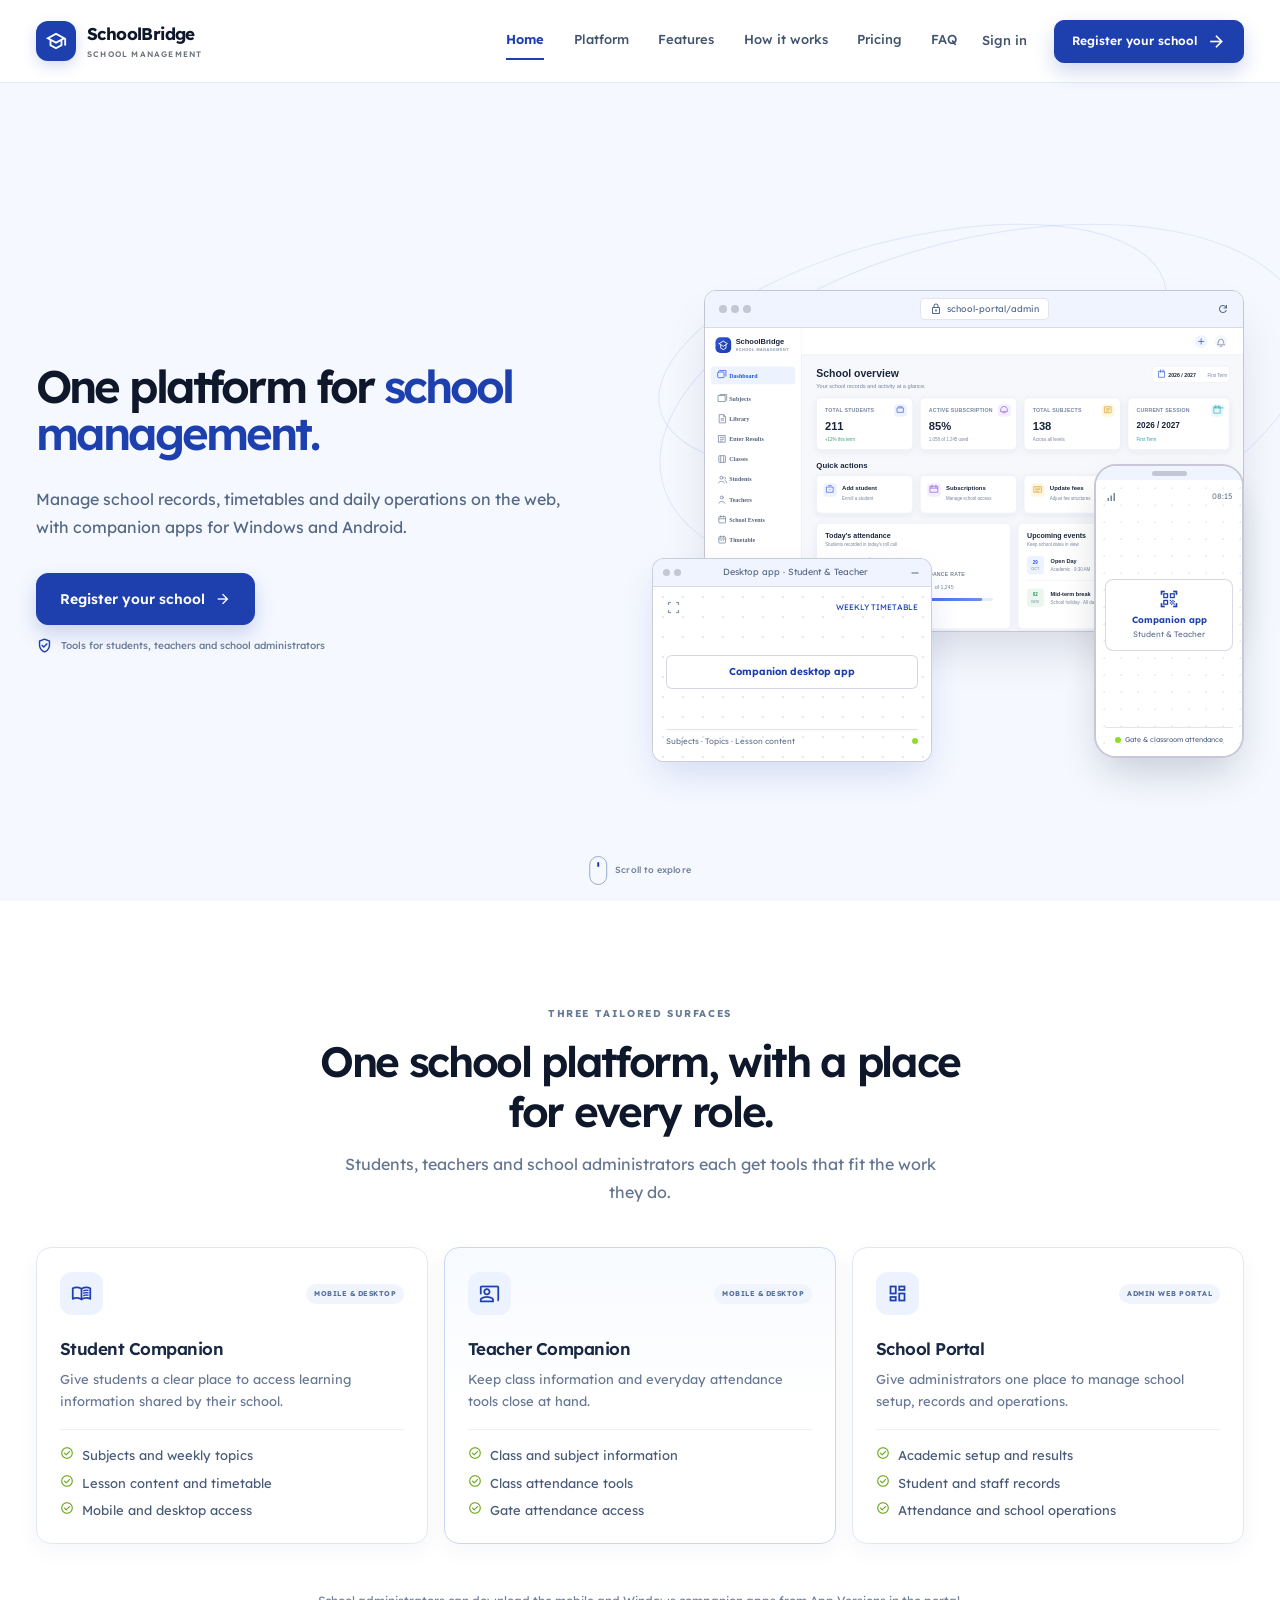
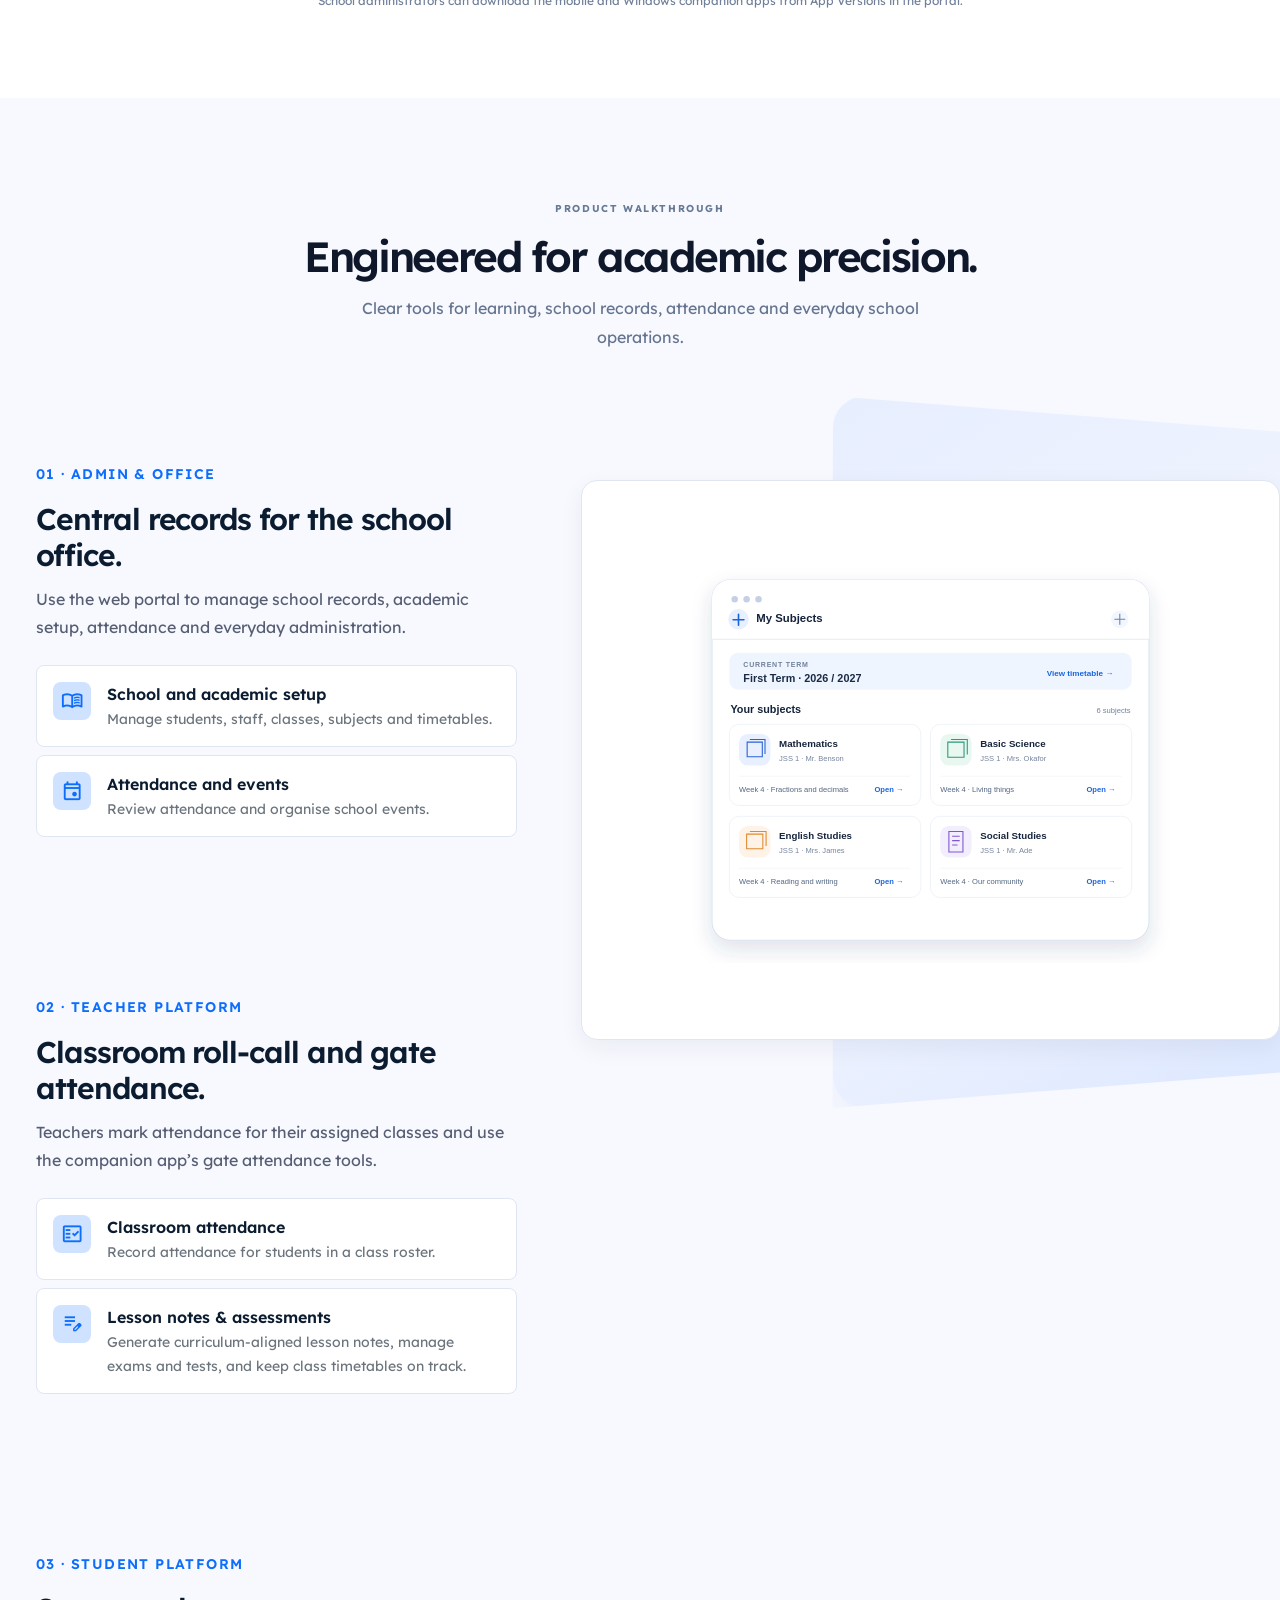
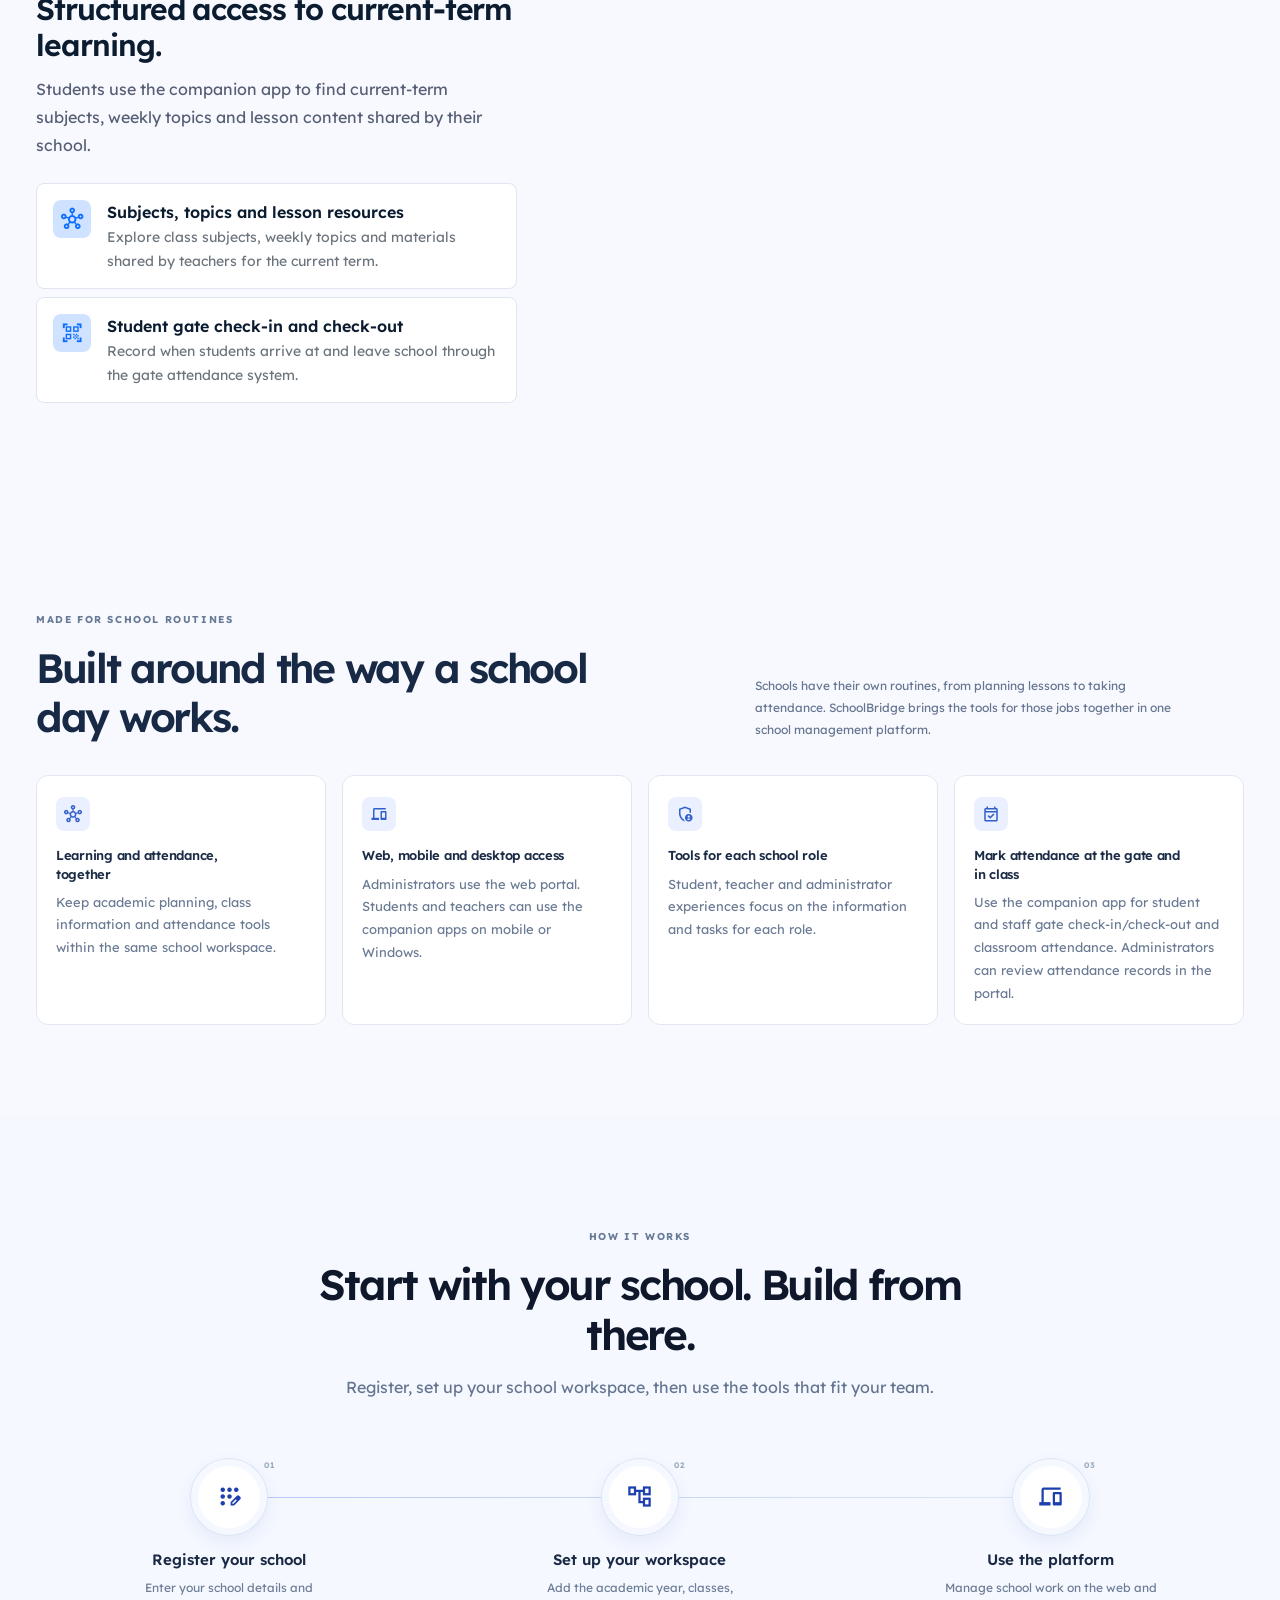
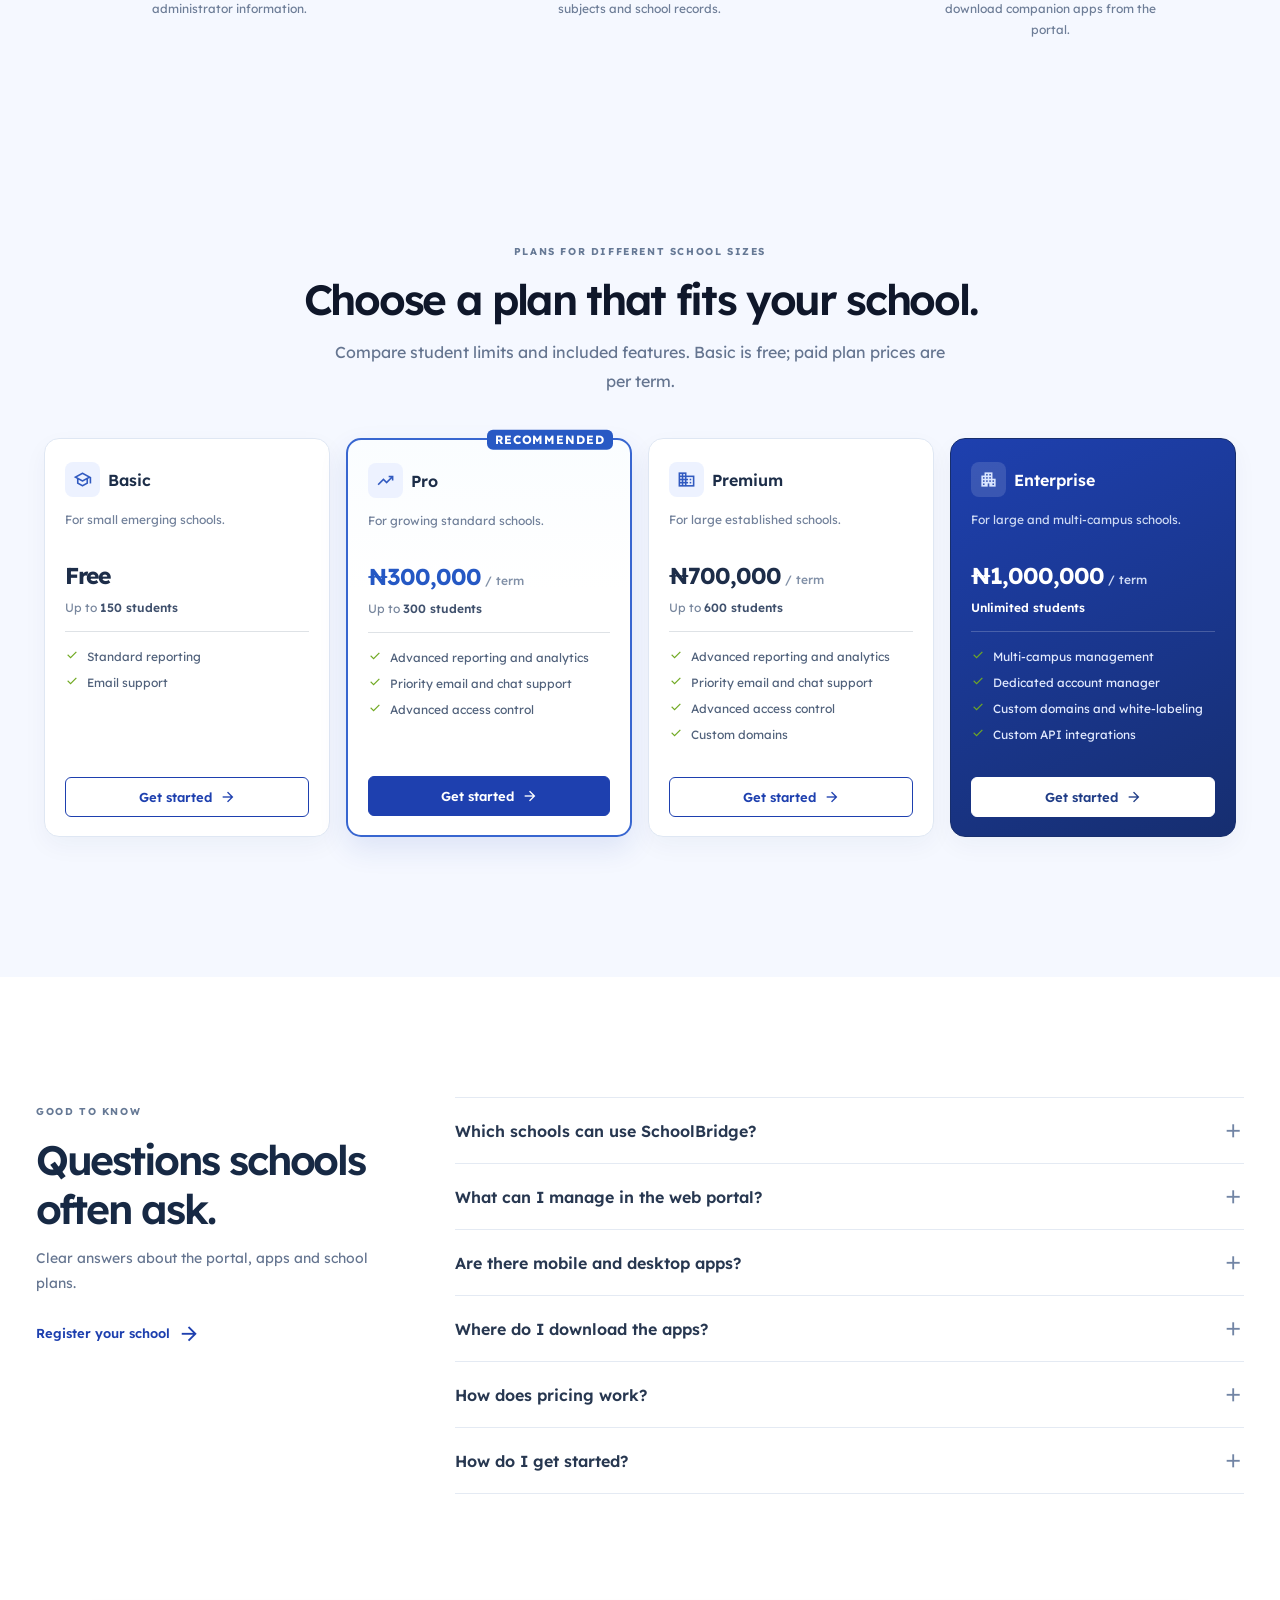
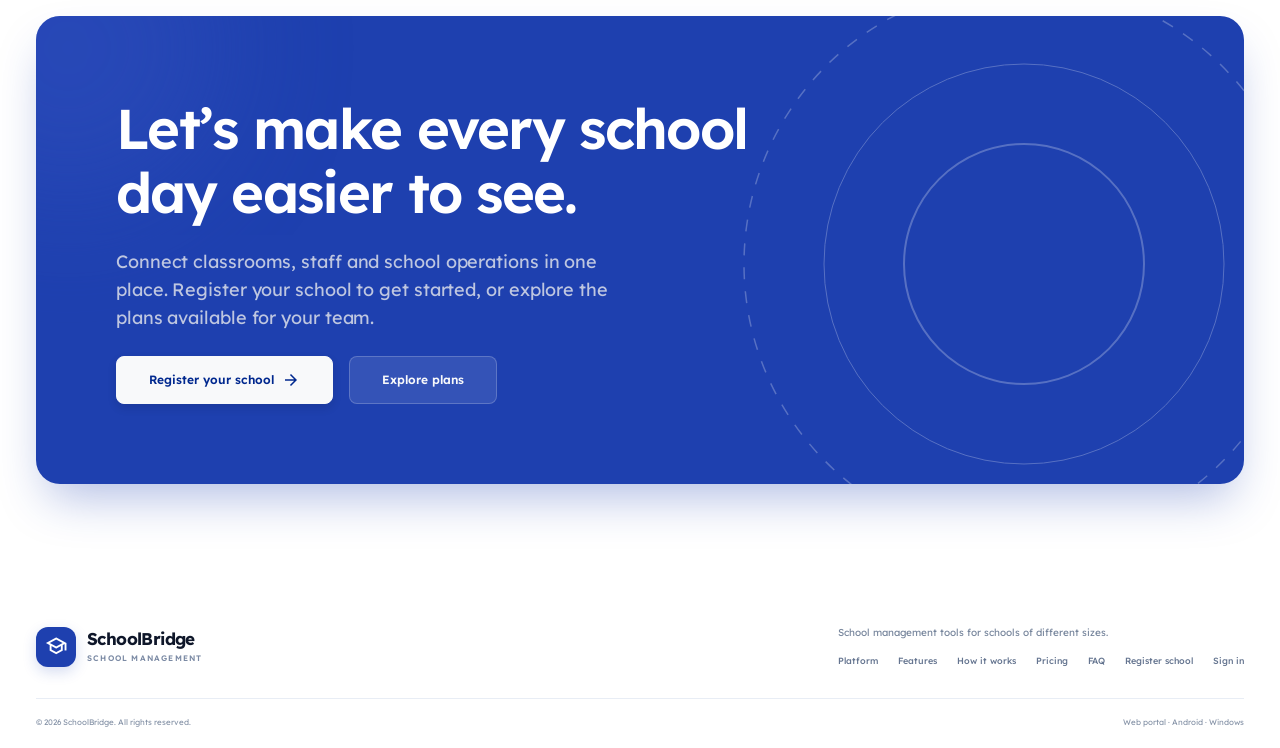
<file: index.html>
<!doctype html>
<html lang="en">
  <head>
    <meta charset="utf-8" />
    <meta name="viewport" content="width=device-width, initial-scale=1" />
    <meta name="theme-color" content="#ffffff" />
    <title>SchoolBridge — School management platform</title>
    <link rel="preconnect" href="https://fonts.googleapis.com" />
    <link rel="preconnect" href="https://fonts.gstatic.com" crossorigin />
    <link
      href="https://fonts.googleapis.com/css?family=Lexend&display=swap"
      rel="stylesheet"
    />
    <link
      href="https://fonts.googleapis.com/css2?family=Material+Symbols+Outlined:wght,FILL@100..700,0..1&display=swap"
      rel="stylesheet"
    />
    <link
      href="https://cdn.jsdelivr.net/npm/bootstrap@5.3.8/dist/css/bootstrap.min.css"
      rel="stylesheet"
      integrity="sha384-sRIl4kxILFvY47J16cr9ZwB07vP4J8+LH7qKQnuqkuIAvNWLzeN8tE5YBujZqJLB"
      crossorigin="anonymous"
    />
    <link href="assets/aos.css" rel="stylesheet" />
    <link
      href="main.css?v=20261109-workflow-number-groups"
      rel="stylesheet"
    />
  </head>
  <body>
    <div class="public-landing container-fluid px-0">
      <!-- Navigation -->
      <header class="public-header sticky-top">
        <nav class="navbar navbar-expand-lg py-3">
          <div class="container-xxl column-gap-4">
            <a
              class="navbar-brand d-flex align-items-center me-0"
              href="#hero"
              aria-label="SchoolBridge home"
            >
              <span
                class="brand-mark d-inline-flex align-items-center justify-content-center rounded-3 bg-primary text-white shadow-sm"
                aria-hidden="true"
                ><span class="material-symbols-outlined">school</span></span
              >
              <span class="d-flex flex-column lh-sm">
                <span class="fw-bold">SchoolBridge</span>
                <small class="text-secondary text-uppercase fw-semibold"
                  >School management</small
                >
              </span>
            </a>

            <nav
              class="public-nav navbar-nav d-none d-lg-flex flex-row align-items-center ms-auto"
              aria-label="Main navigation"
            >
              <a
                class="nav-link active position-relative"
                href="#hero"
                aria-current="location"
                >Home</a
              >
              <a class="nav-link position-relative" href="#platform"
                >Platform</a
              >
              <a class="nav-link position-relative" href="#features"
                >Features</a
              >
              <a class="nav-link position-relative" href="#getting-started"
                >How it works</a
              >
              <a class="nav-link position-relative" href="#pricing">Pricing</a>
              <a class="nav-link position-relative" href="#faq">FAQ</a>
            </nav>

            <div class="navbar-actions d-none d-lg-flex align-items-center">
              <a
                class="btn btn-link signin-link text-decoration-none px-0 fw-medium"
                href="https://localhost:7261/login"
                >Sign in</a
              >
              <a
                class="btn btn-primary fw-semibold d-inline-flex align-items-center justify-content-center"
                href="https://localhost:7261/register-school"
                >Register your school
                <span class="material-symbols-outlined" aria-hidden="true"
                  >arrow_forward</span
                ></a
              >
            </div>

            <button
              class="navbar-toggler d-lg-none d-grid align-items-center justify-content-center p-0 ms-auto"
              type="button"
              data-bs-toggle="offcanvas"
              data-bs-target="#mobile-nav-drawer"
              aria-controls="mobile-nav-drawer"
              aria-label="Open navigation menu"
            >
              <span class="material-symbols-outlined fs-4" aria-hidden="true"
                >menu</span
              >
            </button>
          </div>
        </nav>
      </header>

      <div
        class="offcanvas offcanvas-end mobile-nav-drawer"
        tabindex="-1"
        id="mobile-nav-drawer"
        aria-labelledby="mobile-nav-title"
      >
        <div class="offcanvas-header border-0">
          <div>
            <span
              class="mobile-drawer-kicker small text-uppercase fw-semibold text-primary"
              >SchoolBridge</span
            >
            <h2
              class="mobile-drawer-title offcanvas-title fs-5 fw-semibold mt-2"
              id="mobile-nav-title"
            >
              Explore
            </h2>
          </div>
          <button
            type="button"
            class="btn-close"
            data-bs-dismiss="offcanvas"
            aria-label="Close navigation menu"
          ></button>
        </div>
        <div class="offcanvas-body d-flex flex-column">
          <nav
            class="mobile-nav-links nav flex-column gap-2"
            aria-label="Mobile navigation"
          >
            <a
              class="nav-link active d-flex align-items-center rounded-3 px-3 py-3 fs-6 fw-medium"
              href="#hero"
              aria-current="location"
              data-bs-dismiss="offcanvas"
              >Home</a
            >
            <a
              class="nav-link d-flex align-items-center rounded-3 px-3 py-3 fs-6 fw-medium"
              href="#platform"
              data-bs-dismiss="offcanvas"
              >Platform</a
            >
            <a
              class="nav-link d-flex align-items-center rounded-3 px-3 py-3 fs-6 fw-medium"
              href="#features"
              data-bs-dismiss="offcanvas"
              >Features</a
            >
            <a
              class="nav-link d-flex align-items-center rounded-3 px-3 py-3 fs-6 fw-medium"
              href="#getting-started"
              data-bs-dismiss="offcanvas"
              >How it works</a
            >
            <a
              class="nav-link d-flex align-items-center rounded-3 px-3 py-3 fs-6 fw-medium"
              href="#pricing"
              data-bs-dismiss="offcanvas"
              >Pricing</a
            >
            <a
              class="nav-link d-flex align-items-center rounded-3 px-3 py-3 fs-6 fw-medium"
              href="#faq"
              data-bs-dismiss="offcanvas"
              >FAQ</a
            >
          </nav>
          <div class="mobile-drawer-actions mt-auto d-grid gap-2 border-top">
            <a
              class="mobile-drawer-signin btn btn-link signin-link d-flex align-items-center justify-content-center text-decoration-none py-2 fw-semibold"
              href="https://localhost:7261/login"
              >Sign in</a
            >
            <a
              class="mobile-drawer-register btn btn-primary fw-semibold d-inline-flex align-items-center justify-content-center"
              href="https://localhost:7261/register-school"
              >Register your school
              <span class="material-symbols-outlined" aria-hidden="true"
                >arrow_forward</span
              ></a
            >
          </div>
        </div>
      </div>
      <main class="container-fluid p-0">
        <!-- Hero -->
        <section
          class="hero-section d-flex flex-column position-relative overflow-hidden isolation-isolate"
          id="hero"
        >
          <div
            class="container-xxl d-flex align-items-center flex-grow-1 position-relative"
          >
            <div
              class="hero-grid row g-4 row-gap-4 row-gap-xl-0 align-items-center position-relative mx-auto w-100"
            >
              <div
                class="hero-copy col-12 col-md-9 col-lg-8 col-xl-6 ps-0 py-0 z-2"
              >
                <h1 class="mw-100 fw-semibold">
                  One platform for <span>school management.</span>
                </h1>
                <p class="hero-description m-0">
                  Manage school records, timetables and daily operations on the
                  web, with companion apps for Windows and Android.
                </p>
                <div
                  class="hero-actions d-flex flex-wrap justify-content-start"
                >
                  <a
                    class="button btn btn-primary button-primary d-inline-flex align-items-center justify-content-center fw-semibold"
                    href="https://localhost:7261/register-school"
                    >Register your school
                    <span class="material-symbols-outlined fs-6"
                      >arrow_forward</span
                    ></a
                  >
                </div>
                <div
                  class="hero-note d-flex align-items-center gap-2 fw-medium"
                >
                  <span class="material-symbols-outlined">verified_user</span>
                  Tools for students, teachers and school administrators
                </div>
              </div>

              <div
                class="hero-visual col-12 col-xl-6 pe-0 d-flex align-items-center justify-content-center position-relative z-1"
                role="img"
                aria-label="Illustration of the school web portal, desktop app and mobile companion app"
              >
                <div class="hero-composition position-relative mx-auto">
                  <div
                    class="hero-orbit hero-orbit-one position-absolute z-n1 rounded-circle pe-none"
                    aria-hidden="true"
                  ></div>
                  <div
                    class="hero-orbit hero-orbit-two position-absolute z-n1 rounded-circle pe-none"
                    aria-hidden="true"
                  ></div>
                  <div
                    class="hero-browser-preview position-absolute end-0 overflow-hidden"
                  >
                    <div
                      class="hero-browser-bar d-flex align-items-center justify-content-between"
                    >
                      <span
                        class="hero-window-dots d-inline-flex align-items-center gap-1"
                        ><i class="rounded-circle"></i
                        ><i class="rounded-circle"></i
                        ><i class="rounded-circle"></i></span
                      ><span
                        class="hero-address d-flex align-items-center overflow-hidden text-nowrap"
                        ><span class="material-symbols-outlined">lock</span>
                        school-portal/admin</span
                      ><span class="material-symbols-outlined hero-refresh"
                        >refresh</span
                      >
                    </div>
                    <div class="hero-browser-screen overflow-hidden">
                      <img
                        class="hero-dashboard-image d-block w-100 h-100 object-fit-cover"
                        src="assets/schoolbridge-admin-portal-preview.svg"
                        alt="SchoolBridge admin dashboard"
                      />
                    </div>
                  </div>
                  <div
                    class="hero-desktop-preview position-absolute start-0 z-2 overflow-hidden"
                  >
                    <div
                      class="hero-desktop-bar d-flex align-items-center justify-content-between"
                    >
                      <span
                        class="hero-window-dots d-inline-flex align-items-center gap-1"
                        ><i class="rounded-circle"></i
                        ><i class="rounded-circle"></i></span
                      ><span>Desktop app · Student &amp; Teacher</span
                      ><span class="material-symbols-outlined">remove</span>
                    </div>
                    <div
                      class="hero-desktop-screen d-flex flex-column justify-content-between"
                    >
                      <div
                        class="d-flex align-items-center justify-content-between"
                      >
                        <span class="material-symbols-outlined">fullscreen</span
                        ><small>WEEKLY TIMETABLE</small>
                      </div>
                      <strong class="text-center">Companion desktop app</strong>
                      <footer
                        class="d-flex align-items-center justify-content-between"
                      >
                        <span>Subjects · Topics · Lesson content</span
                        ><i class="rounded-circle"></i>
                      </footer>
                    </div>
                  </div>
                  <div
                    class="hero-phone-preview position-absolute end-0 bottom-0 z-3 overflow-hidden"
                  >
                    <div
                      class="hero-phone-notch d-flex align-items-center justify-content-center"
                    >
                      <i></i>
                    </div>
                    <div
                      class="hero-phone-screen d-flex flex-column justify-content-between text-center"
                    >
                      <div
                        class="hero-phone-status d-flex align-items-center justify-content-between"
                      >
                        <span class="material-symbols-outlined"
                          >signal_cellular_alt</span
                        ><small>08:15</small>
                      </div>
                      <div
                        class="hero-phone-card d-flex flex-column align-items-center rounded-3"
                      >
                        <span class="material-symbols-outlined"
                          >qr_code_scanner</span
                        ><strong class="mt-1">Companion app</strong
                        ><small>Student &amp; Teacher</small>
                      </div>
                      <div
                        class="hero-phone-footer d-flex align-items-center justify-content-center gap-1"
                      >
                        <i class="rounded-circle"></i> Gate &amp; classroom
                        attendance
                      </div>
                    </div>
                  </div>
                </div>
              </div>
            </div>
          </div>
          <a
            class="scroll-cue d-flex align-items-center gap-2 position-absolute text-decoration-none"
            href="#platform"
            aria-label="Scroll to platform details"
            ><span class="position-absolute"></span
            ><small class="fw-medium">Scroll to explore</small></a
          >
        </section>

        <!-- Platform -->
        <section class="platform-section" id="platform">
          <div class="container-xxl">
            <div class="section-heading mx-auto text-center">
              <span
                class="eyebrow eyebrow-muted d-inline-flex align-items-center gap-2 fw-bold"
                >THREE TAILORED SURFACES</span
              >
              <h2 class="fw-semibold">
                One school platform, with a place for every role.
              </h2>
              <p class="m-0 mx-auto fs-6">
                Students, teachers and school administrators each get tools that
                fit the work they do.
              </p>
            </div>
            <div class="surface-role-grid row g-3">
              <article class="col-12 col-sm-9 col-lg-4 mx-auto">
                <div class="surface-role-card h-100">
                  <div
                    class="surface-role-top d-flex align-items-center justify-content-between gap-2 mb-4"
                  >
                    <span
                      class="surface-role-icon material-symbols-outlined d-flex align-items-center justify-content-center flex-shrink-0"
                      >menu_book</span
                    ><span
                      class="surface-role-label rounded-pill fw-bold text-nowrap"
                      >MOBILE &amp; DESKTOP</span
                    >
                  </div>
                  <h3 class="mb-2 fw-semibold">Student Companion</h3>
                  <p class="mb-3">
                    Give students a clear place to access learning information
                    shared by their school.
                  </p>
                  <ul class="d-grid gap-2 p-0 pt-3 mb-0 list-unstyled">
                    <li class="d-flex align-items-start gap-2">
                      <span class="material-symbols-outlined flex-shrink-0"
                        >check_circle</span
                      >Subjects and weekly topics
                    </li>
                    <li class="d-flex align-items-start gap-2">
                      <span class="material-symbols-outlined flex-shrink-0"
                        >check_circle</span
                      >Lesson content and timetable
                    </li>
                    <li class="d-flex align-items-start gap-2">
                      <span class="material-symbols-outlined flex-shrink-0"
                        >check_circle</span
                      >Mobile and desktop access
                    </li>
                  </ul>
                </div>
              </article>
              <article class="col-12 col-sm-9 col-lg-4 mx-auto">
                <div class="surface-role-card surface-role-featured h-100">
                  <div
                    class="surface-role-top d-flex align-items-center justify-content-between gap-2 mb-4"
                  >
                    <span
                      class="surface-role-icon material-symbols-outlined d-flex align-items-center justify-content-center flex-shrink-0"
                      >co_present</span
                    ><span
                      class="surface-role-label rounded-pill fw-bold text-nowrap"
                      >MOBILE &amp; DESKTOP</span
                    >
                  </div>
                  <h3 class="mb-2 fw-semibold">Teacher Companion</h3>
                  <p class="mb-3">
                    Keep class information and everyday attendance tools close
                    at hand.
                  </p>
                  <ul class="d-grid gap-2 p-0 pt-3 mb-0 list-unstyled">
                    <li class="d-flex align-items-start gap-2">
                      <span class="material-symbols-outlined flex-shrink-0"
                        >check_circle</span
                      >Class and subject information
                    </li>
                    <li class="d-flex align-items-start gap-2">
                      <span class="material-symbols-outlined flex-shrink-0"
                        >check_circle</span
                      >Class attendance tools
                    </li>
                    <li class="d-flex align-items-start gap-2">
                      <span class="material-symbols-outlined flex-shrink-0"
                        >check_circle</span
                      >Gate attendance access
                    </li>
                  </ul>
                </div>
              </article>
              <article class="col-12 col-sm-9 col-lg-4 mx-auto">
                <div class="surface-role-card h-100">
                  <div
                    class="surface-role-top d-flex align-items-center justify-content-between gap-2 mb-4"
                  >
                    <span
                      class="surface-role-icon material-symbols-outlined d-flex align-items-center justify-content-center flex-shrink-0"
                      >dashboard</span
                    ><span
                      class="surface-role-label rounded-pill fw-bold text-nowrap"
                      >ADMIN WEB PORTAL</span
                    >
                  </div>
                  <h3 class="mb-2 fw-semibold">School Portal</h3>
                  <p class="mb-3">
                    Give administrators one place to manage school setup,
                    records and operations.
                  </p>
                  <ul class="d-grid gap-2 p-0 pt-3 mb-0 list-unstyled">
                    <li class="d-flex align-items-start gap-2">
                      <span class="material-symbols-outlined flex-shrink-0"
                        >check_circle</span
                      >Academic setup and results
                    </li>
                    <li class="d-flex align-items-start gap-2">
                      <span class="material-symbols-outlined flex-shrink-0"
                        >check_circle</span
                      >Student and staff records
                    </li>
                    <li class="d-flex align-items-start gap-2">
                      <span class="material-symbols-outlined flex-shrink-0"
                        >check_circle</span
                      >Attendance and school operations
                    </li>
                  </ul>
                </div>
              </article>
            </div>
            <p class="platform-footnote mt-5 text-center mb-0">
              School administrators can download the mobile and Windows
              companion apps from App Versions in the portal.
            </p>
          </div>
        </section>

        <!-- Features -->
        <section class="feature-section" id="features">
          <div class="feature-inner container-xxl">
            <div
              class="section-heading centered-heading feature-walkthrough-heading mx-auto text-center"
            >
              <span class="eyebrow eyebrow-muted fw-bold"
                >PRODUCT WALKTHROUGH</span
              >
              <h2 class="fw-semibold">Engineered for academic precision.</h2>
              <p class="m-0 mx-auto fs-6">
                Clear tools for learning, school records, attendance and
                everyday school operations.
              </p>
            </div>

            <div
              class="feature-sticky-layout align-items-start"
              data-feature-sync
            >
              <div
                class="feature-story-column d-flex flex-column"
                id="narrative-column"
              >
                <article
                  id="step-01"
                  class="feature-step mx-auto"
                  data-feature-step="admin"
                >
                  <p
                    class="feature-step-label small fw-semibold text-uppercase text-primary mb-3"
                  >
                    01 · Admin &amp; office
                  </p>
                  <h3 class="feature-step-title fw-semibold">
                    Central records for the school office.
                  </h3>
                  <p class="feature-step-description fs-6 mb-4">
                    Use the web portal to manage school records, academic setup,
                    attendance and everyday administration.
                  </p>
                  <ul class="list-unstyled d-grid gap-2 mb-0">
                    <li
                      class="feature-walkthrough-point d-flex align-items-start gap-3 p-3 border rounded-3 bg-white"
                    >
                      <span
                        class="material-symbols-outlined d-inline-flex align-items-center justify-content-center flex-shrink-0 rounded-3 bg-primary-subtle text-primary p-2"
                        aria-hidden="true"
                        >menu_book</span
                      >
                      <span
                        ><strong class="d-block fw-semibold"
                          >School and academic setup</strong
                        ><span class="small text-secondary"
                          >Manage students, staff, classes, subjects and
                          timetables.</span
                        ></span
                      >
                    </li>
                    <li
                      class="feature-walkthrough-point d-flex align-items-start gap-3 p-3 border rounded-3 bg-white"
                    >
                      <span
                        class="material-symbols-outlined d-inline-flex align-items-center justify-content-center flex-shrink-0 rounded-3 bg-primary-subtle text-primary p-2"
                        aria-hidden="true"
                        >event</span
                      >
                      <span
                        ><strong class="d-block fw-semibold"
                          >Attendance and events</strong
                        ><span class="small text-secondary"
                          >Review attendance and organise school events.</span
                        ></span
                      >
                    </li>
                  </ul>
                </article>

                <article
                  id="step-02"
                  class="feature-step mx-auto"
                  data-feature-step="teacher"
                >
                  <p
                    class="feature-step-label small fw-semibold text-uppercase text-primary mb-3"
                  >
                    02 · Teacher platform
                  </p>
                  <h3 class="feature-step-title fw-semibold">
                    Classroom roll-call and gate attendance.
                  </h3>
                  <p class="feature-step-description fs-6 mb-4">
                    Teachers mark attendance for their assigned classes and use
                    the companion app’s gate attendance tools.
                  </p>
                  <ul class="list-unstyled d-grid gap-2 mb-0">
                    <li
                      class="feature-walkthrough-point d-flex align-items-start gap-3 p-3 border rounded-3 bg-white"
                    >
                      <span
                        class="material-symbols-outlined d-inline-flex align-items-center justify-content-center flex-shrink-0 rounded-3 bg-primary-subtle text-primary p-2"
                        aria-hidden="true"
                        >fact_check</span
                      >
                      <span
                        ><strong class="d-block fw-semibold"
                          >Classroom attendance</strong
                        ><span class="small text-secondary"
                          >Record attendance for students in a class
                          roster.</span
                        ></span
                      >
                    </li>
                    <li
                      class="feature-walkthrough-point d-flex align-items-start gap-3 p-3 border rounded-3 bg-white"
                    >
                      <span
                        class="material-symbols-outlined d-inline-flex align-items-center justify-content-center flex-shrink-0 rounded-3 bg-primary-subtle text-primary p-2"
                        aria-hidden="true"
                        >edit_note</span
                      >
                      <span
                        ><strong class="d-block fw-semibold"
                          >Lesson notes &amp; assessments</strong
                        ><span class="small text-secondary"
                          >Generate curriculum-aligned lesson notes, manage
                          exams and tests, and keep class timetables on track.</span
                        ></span
                      >
                    </li>
                  </ul>
                </article>

                <article
                  id="step-03"
                  class="feature-step mx-auto"
                  data-feature-step="student"
                >
                  <p
                    class="feature-step-label small fw-semibold text-uppercase text-primary mb-3"
                  >
                    03 · Student platform
                  </p>
                  <h3 class="feature-step-title fw-semibold">
                    Structured access to current-term learning.
                  </h3>
                  <p class="feature-step-description fs-6 mb-4">
                    Students use the companion app to find current-term
                    subjects, weekly topics and lesson content shared by their
                    school.
                  </p>
                  <ul class="list-unstyled d-grid gap-2 mb-0">
                    <li
                      class="feature-walkthrough-point d-flex align-items-start gap-3 p-3 border rounded-3 bg-white"
                    >
                      <span
                        class="material-symbols-outlined d-inline-flex align-items-center justify-content-center flex-shrink-0 rounded-3 bg-primary-subtle text-primary p-2"
                        aria-hidden="true"
                        >hub</span
                      >
                      <span
                        ><strong class="d-block fw-semibold"
                          >Subjects, topics and lesson resources</strong
                        ><span class="small text-secondary"
                          >Explore class subjects, weekly topics and materials
                          shared by teachers for the current term.</span
                        ></span
                      >
                    </li>
                    <li
                      class="feature-walkthrough-point d-flex align-items-start gap-3 p-3 border rounded-3 bg-white"
                    >
                      <span
                        class="material-symbols-outlined d-inline-flex align-items-center justify-content-center flex-shrink-0 rounded-3 bg-primary-subtle text-primary p-2"
                        aria-hidden="true"
                        >qr_code_scanner</span
                      >
                      <span
                        ><strong class="d-block fw-semibold"
                          >Student gate check-in and check-out</strong
                        ><span class="small text-secondary"
                          >Record when students arrive at and leave school
                          through the gate attendance system.</span
                        ></span
                      >
                    </li>
                  </ul>
                </article>
              </div>

              <figure
                class="feature-sticky-visual position-sticky align-self-start m-0"
              >
                <div
                  class="feature-visual-canvas position-relative z-1 overflow-hidden"
                >
                  <div
                    class="feature-visual-scene position-absolute d-flex align-items-center justify-content-center overflow-hidden is-active"
                    data-feature-scene="admin"
                    aria-hidden="false"
                  >
                    <img
                      class="d-block w-100 h-100 object-fit-contain"
                      src="assets/schoolbridge-admin-portal-preview.svg"
                      alt="SchoolBridge school administration portal preview"
                    />
                  </div>
                  <div
                    class="feature-visual-scene position-absolute d-flex align-items-center justify-content-center overflow-hidden"
                    data-feature-scene="teacher"
                    aria-hidden="true"
                  >
                    <img
                      class="d-block w-100 h-100 object-fit-contain"
                      src="assets/schoolbridge-attendance-app-preview.svg"
                      alt="SchoolBridge classroom and gate attendance app preview"
                    />
                  </div>
                  <div
                    class="feature-visual-scene position-absolute d-flex align-items-center justify-content-center overflow-hidden"
                    data-feature-scene="student"
                    aria-hidden="true"
                  >
                    <img
                      class="d-block w-100 h-100 object-fit-contain"
                      src="assets/schoolbridge-student-app-preview.svg"
                      alt="SchoolBridge student companion app preview"
                    />
                  </div>
                </div>
              </figure>
            </div>
          </div>
        </section>
        <!-- School day -->
        <section
          class="school-day-section"
          aria-labelledby="school-day-heading"
        >
          <div class="container-xxl">
            <div class="school-day-heading row align-items-end g-4">
              <div class="school-day-heading-copy col-12 col-lg-7">
                <span class="eyebrow eyebrow-muted fw-bold"
                  >MADE FOR SCHOOL ROUTINES</span
                >
                <h2 id="school-day-heading" class="fw-semibold">
                  Built around the way a school day works.
                </h2>
              </div>
              <p class="school-day-heading-description col-12 col-lg-5 mb-0">
                Schools have their own routines, from planning lessons to taking
                attendance. SchoolBridge brings the tools for those jobs
                together in one school management platform.
              </p>
            </div>
            <div
              class="school-day-grid row row-cols-1 row-cols-md-2 row-cols-lg-4 g-3"
              tabindex="0"
              role="region"
              aria-label="School day highlights"
            >
              <article class="col">
                <div class="school-day-card h-100">
                  <span
                    class="school-day-icon material-symbols-outlined d-flex align-items-center justify-content-center rounded-3"
                    aria-hidden="true"
                    >hub</span
                  >
                  <h3 class="mb-2 fw-semibold">
                    Learning and attendance, together
                  </h3>
                  <p class="m-0">
                    Keep academic planning, class information and attendance
                    tools within the same school workspace.
                  </p>
                </div>
              </article>
              <article class="col">
                <div class="school-day-card h-100">
                  <span
                    class="school-day-icon material-symbols-outlined d-flex align-items-center justify-content-center rounded-3"
                    aria-hidden="true"
                    >devices</span
                  >
                  <h3 class="mb-2 fw-semibold">
                    Web, mobile and desktop access
                  </h3>
                  <p class="m-0">
                    Administrators use the web portal. Students and teachers can
                    use the companion apps on mobile or Windows.
                  </p>
                </div>
              </article>
              <article class="col">
                <div class="school-day-card h-100">
                  <span
                    class="school-day-icon material-symbols-outlined d-flex align-items-center justify-content-center rounded-3"
                    aria-hidden="true"
                    >admin_panel_settings</span
                  >
                  <h3 class="mb-2 fw-semibold">Tools for each school role</h3>
                  <p class="m-0">
                    Student, teacher and administrator experiences focus on the
                    information and tasks for each role.
                  </p>
                </div>
              </article>
              <article class="col">
                <div class="school-day-card h-100">
                  <span
                    class="school-day-icon material-symbols-outlined d-flex align-items-center justify-content-center rounded-3"
                    aria-hidden="true"
                    >event_available</span
                  >
                  <h3 class="mb-2 fw-semibold">
                    Mark attendance at the gate and in class
                  </h3>
                  <p class="m-0">
                    Use the companion app for student and staff gate
                    check-in/check-out and classroom attendance. Administrators
                    can review attendance records in the portal.
                  </p>
                </div>
              </article>
            </div>
            <div
              class="school-day-indicators d-flex justify-content-center align-items-center gap-2 mt-3 d-xl-none"
              aria-label="School day card pages"
            ></div>
          </div>
        </section>
        <!-- How it works -->
        <section class="workflow-section" id="getting-started">
          <div class="container-xxl">
            <div class="section-heading text-center mx-auto mb-5">
              <span class="eyebrow eyebrow-muted fw-bold">HOW IT WORKS</span>
              <h2 class="fw-semibold">
                Start with your school. Build from there.
              </h2>
              <p class="m-0 mx-auto">
                Register, set up your school workspace, then use the tools that
                fit your team.
              </p>
            </div>
            <div
              class="workflow-track row row-cols-1 row-cols-md-3 g-4 position-relative"
            >
              <article
                class="workflow-step col mx-auto mx-md-0 align-items-start text-md-center position-relative z-1"
              >
                <span
                  class="workflow-icon d-flex align-items-center justify-content-center rounded-circle bg-white mx-md-auto mb-md-3 position-relative z-1"
                  ><span class="material-symbols-outlined"
                    >app_registration</span
                  ></span
                >
                <div class="workflow-step-copy">
                  <div class="workflow-step-index-wrapper">
                    <span class="workflow-index position-absolute top-0 fw-bold"
                      >01</span
                    >
                  </div>
                  <div
                    class="workflow-step-content d-flex flex-column text-start text-md-center"
                  >
                    <h3 class="mb-0 mb-md-2 fw-semibold">
                      Register your school
                    </h3>
                    <p class="m-0 mx-md-auto">
                      Enter your school details and administrator information.
                    </p>
                  </div>
                </div>
              </article>
              <article
                class="workflow-step col mx-auto mx-md-0 align-items-start text-md-center position-relative z-1"
              >
                <span
                  class="workflow-icon d-flex align-items-center justify-content-center rounded-circle bg-white mx-md-auto mb-md-3 position-relative z-1"
                  ><span class="material-symbols-outlined"
                    >account_tree</span
                  ></span
                >
                <div class="workflow-step-copy">
                  <div class="workflow-step-index-wrapper">
                    <span class="workflow-index position-absolute top-0 fw-bold"
                      >02</span
                    >
                  </div>
                  <div
                    class="workflow-step-content d-flex flex-column text-start text-md-center"
                  >
                    <h3 class="mb-0 mb-md-2 fw-semibold">
                      Set up your workspace
                    </h3>
                    <p class="m-0 mx-md-auto">
                      Add the academic year, classes, subjects and school records.
                    </p>
                  </div>
                </div>
              </article>
              <article
                class="workflow-step col mx-auto mx-md-0 align-items-start text-md-center position-relative z-1"
              >
                <span
                  class="workflow-icon d-flex align-items-center justify-content-center rounded-circle bg-white mx-md-auto mb-md-3 position-relative z-1"
                  ><span class="material-symbols-outlined">devices</span></span
                >
                <div class="workflow-step-copy">
                  <div class="workflow-step-index-wrapper">
                    <span class="workflow-index position-absolute top-0 fw-bold"
                      >03</span
                    >
                  </div>
                  <div
                    class="workflow-step-content d-flex flex-column text-start text-md-center"
                  >
                    <h3 class="mb-0 mb-md-2 fw-semibold">
                      Use the platform
                    </h3>
                    <p class="m-0 mx-md-auto">
                      Manage school work on the web and download companion apps
                      from the portal.
                    </p>
                  </div>
                </div>
              </article>
            </div>
          </div>
        </section>

        <!-- Pricing -->
        <section class="pricing-section" id="pricing">
          <div class="container-xxl">
            <div class="section-heading text-center mx-auto mb-5">
              <span class="eyebrow eyebrow-muted fw-bold"
                >PLANS FOR DIFFERENT SCHOOL SIZES</span
              >
              <h2 class="fw-semibold">Choose a plan that fits your school.</h2>
              <p class="m-0 mx-auto">
                Compare student limits and included features. Basic is free;
                paid plan prices are per term.
              </p>
            </div>
            <div
              class="pricing-cards row row-cols-1 row-cols-sm-2 row-cols-lg-4 g-3 mx-auto"
            >
              <div class="col d-flex justify-content-center">
                <article
                  class="pricing-card d-flex flex-column h-100 w-100 position-relative"
                >
                  <div
                    class="pricing-card-head d-flex align-items-center gap-2"
                  >
                    <span
                      class="pricing-plan-icon material-symbols-outlined d-flex align-items-center justify-content-center rounded-3 bg-primary-subtle text-primary"
                      >school</span
                    ><span class="pricing-plan-name fw-semibold">Basic</span>
                  </div>
                  <p class="pricing-description mb-3">
                    For small emerging schools.
                  </p>
                  <div class="pricing-price fw-bold text-nowrap">Free</div>
                  <p class="pricing-capacity mb-3 pb-2 border-bottom">
                    Up to <strong class="fw-semibold">150 students</strong>
                  </p>
                  <ul class="list-unstyled d-grid gap-2 mb-4">
                    <li class="d-flex align-items-start gap-2">
                      <span class="material-symbols-outlined pricing-check"
                        >check</span
                      >Standard reporting
                    </li>
                    <li class="d-flex align-items-start gap-2">
                      <span class="material-symbols-outlined pricing-check"
                        >check</span
                      >Email support
                    </li>
                  </ul>
                  <a
                    class="btn btn-outline-primary pricing-action mt-auto d-flex align-items-center justify-content-center gap-2 fw-semibold"
                    href="https://localhost:7261/register-school"
                    >Get started
                    <span class="material-symbols-outlined fs-6"
                      >arrow_forward</span
                    ></a
                  >
                </article>
              </div>
              <div class="col d-flex justify-content-center">
                <article
                  class="pricing-card pricing-card-featured d-flex flex-column h-100 w-100 position-relative"
                >
                  <span
                    class="pricing-recommended position-absolute top-0 end-0 translate-middle-y badge text-bg-primary"
                    >RECOMMENDED</span
                  >
                  <div
                    class="pricing-card-head d-flex align-items-center gap-2"
                  >
                    <span
                      class="pricing-plan-icon material-symbols-outlined d-flex align-items-center justify-content-center rounded-3 bg-primary-subtle text-primary"
                      >trending_up</span
                    ><span class="pricing-plan-name fw-semibold">Pro</span>
                  </div>
                  <p class="pricing-description mb-3">
                    For growing standard schools.
                  </p>
                  <div class="pricing-price fw-bold text-nowrap">
                    ₦300,000<span class="fw-medium">/ term</span>
                  </div>
                  <p class="pricing-capacity mb-3 pb-2 border-bottom">
                    Up to <strong class="fw-semibold">300 students</strong>
                  </p>
                  <ul class="list-unstyled d-grid gap-2 mb-4">
                    <li class="d-flex align-items-start gap-2">
                      <span class="material-symbols-outlined pricing-check"
                        >check</span
                      >Advanced reporting and analytics
                    </li>
                    <li class="d-flex align-items-start gap-2">
                      <span class="material-symbols-outlined pricing-check"
                        >check</span
                      >Priority email and chat support
                    </li>
                    <li class="d-flex align-items-start gap-2">
                      <span class="material-symbols-outlined pricing-check"
                        >check</span
                      >Advanced access control
                    </li>
                  </ul>
                  <a
                    class="btn btn-primary pricing-action mt-auto d-flex align-items-center justify-content-center gap-2 fw-semibold"
                    href="https://localhost:7261/register-school"
                    >Get started
                    <span class="material-symbols-outlined fs-6"
                      >arrow_forward</span
                    ></a
                  >
                </article>
              </div>
              <div class="col d-flex justify-content-center">
                <article
                  class="pricing-card d-flex flex-column h-100 w-100 position-relative"
                >
                  <div
                    class="pricing-card-head d-flex align-items-center gap-2"
                  >
                    <span
                      class="pricing-plan-icon material-symbols-outlined d-flex align-items-center justify-content-center rounded-3 bg-primary-subtle text-primary"
                      >domain</span
                    ><span class="pricing-plan-name fw-semibold">Premium</span>
                  </div>
                  <p class="pricing-description mb-3">
                    For large established schools.
                  </p>
                  <div class="pricing-price fw-bold text-nowrap">
                    ₦700,000<span class="fw-medium">/ term</span>
                  </div>
                  <p class="pricing-capacity mb-3 pb-2 border-bottom">
                    Up to <strong class="fw-semibold">600 students</strong>
                  </p>
                  <ul class="list-unstyled d-grid gap-2 mb-4">
                    <li class="d-flex align-items-start gap-2">
                      <span class="material-symbols-outlined pricing-check"
                        >check</span
                      >Advanced reporting and analytics
                    </li>
                    <li class="d-flex align-items-start gap-2">
                      <span class="material-symbols-outlined pricing-check"
                        >check</span
                      >Priority email and chat support
                    </li>
                    <li class="d-flex align-items-start gap-2">
                      <span class="material-symbols-outlined pricing-check"
                        >check</span
                      >Advanced access control
                    </li>
                    <li class="d-flex align-items-start gap-2">
                      <span class="material-symbols-outlined pricing-check"
                        >check</span
                      >Custom domains
                    </li>
                  </ul>
                  <a
                    class="btn btn-outline-primary pricing-action mt-auto d-flex align-items-center justify-content-center gap-2 fw-semibold"
                    href="https://localhost:7261/register-school"
                    >Get started
                    <span class="material-symbols-outlined fs-6"
                      >arrow_forward</span
                    ></a
                  >
                </article>
              </div>
              <div class="col d-flex justify-content-center">
                <article
                  class="pricing-card pricing-card-enterprise d-flex flex-column h-100 w-100 position-relative"
                >
                  <div
                    class="pricing-card-head d-flex align-items-center gap-2"
                  >
                    <span
                      class="pricing-plan-icon material-symbols-outlined d-flex align-items-center justify-content-center rounded-3 bg-primary-subtle text-primary"
                      >apartment</span
                    ><span class="pricing-plan-name fw-semibold"
                      >Enterprise</span
                    >
                  </div>
                  <p class="pricing-description mb-3">
                    For large and multi-campus schools.
                  </p>
                  <div class="pricing-price fw-bold text-nowrap">
                    ₦1,000,000<span class="fw-medium">/ term</span>
                  </div>
                  <p class="pricing-capacity mb-3 pb-2 border-bottom">
                    <strong class="fw-semibold">Unlimited students</strong>
                  </p>
                  <ul class="list-unstyled d-grid gap-2 mb-4">
                    <li class="d-flex align-items-start gap-2">
                      <span class="material-symbols-outlined pricing-check"
                        >check</span
                      >Multi-campus management
                    </li>
                    <li class="d-flex align-items-start gap-2">
                      <span class="material-symbols-outlined pricing-check"
                        >check</span
                      >Dedicated account manager
                    </li>
                    <li class="d-flex align-items-start gap-2">
                      <span class="material-symbols-outlined pricing-check"
                        >check</span
                      >Custom domains and white-labeling
                    </li>
                    <li class="d-flex align-items-start gap-2">
                      <span class="material-symbols-outlined pricing-check"
                        >check</span
                      >Custom API integrations
                    </li>
                  </ul>
                  <a
                    class="btn btn-light pricing-action mt-auto d-flex align-items-center justify-content-center gap-2 fw-semibold"
                    href="https://localhost:7261/register-school"
                    >Get started
                    <span class="material-symbols-outlined fs-6"
                      >arrow_forward</span
                    ></a
                  >
                </article>
              </div>
            </div>
          </div>
        </section>

        <!-- FAQ -->
        <section class="faq-section container-xxl" id="faq">
          <div class="faq-layout row g-4 g-lg-5">
            <div class="faq-intro col-12 col-lg-4">
              <span class="eyebrow eyebrow-muted fw-bold">GOOD TO KNOW</span>
              <h2 class="fw-semibold">Questions schools often ask.</h2>
              <p class="faq-intro-copy mb-4">
                Clear answers about the portal, apps and school plans.
              </p>
              <a
                class="faq-register-link d-inline-flex align-items-center gap-2 fw-semibold text-decoration-none"
                href="https://localhost:7261/register-school"
              >
                Register your school
                <span class="material-symbols-outlined" aria-hidden="true"
                  >arrow_forward</span
                >
              </a>
            </div>
            <div class="faq-list col-12 col-lg-8">
              <details>
                <summary
                  class="d-flex align-items-center justify-content-between gap-3 fw-semibold"
                >
                  Which schools can use SchoolBridge?<span
                    class="faq-toggle material-symbols-outlined flex-shrink-0"
                    aria-hidden="true"
                    >add</span
                  >
                </summary>
                <p>
                  SchoolBridge is designed for schools that want one place to
                  manage school records, academics and daily operations. The
                  plans offer different student limits, from 150 students on
                  Basic to unlimited on Enterprise.
                </p>
              </details>
              <details>
                <summary
                  class="d-flex align-items-center justify-content-between gap-3 fw-semibold"
                >
                  What can I manage in the web portal?<span
                    class="faq-toggle material-symbols-outlined flex-shrink-0"
                    aria-hidden="true"
                    >add</span
                  >
                </summary>
                <p>
                  Manage student and staff records, parents and guardians,
                  classes, subjects, lesson topics, results, attendance, events,
                  timetables, subscriptions, fees and finance.
                </p>
              </details>
              <details>
                <summary
                  class="d-flex align-items-center justify-content-between gap-3 fw-semibold"
                >
                  Are there mobile and desktop apps?<span
                    class="faq-toggle material-symbols-outlined flex-shrink-0"
                    aria-hidden="true"
                    >add</span
                  >
                </summary>
                <p>
                  Yes. The platform includes an Android mobile app and a Windows
                  desktop app alongside the school admin web portal.
                </p>
              </details>
              <details>
                <summary
                  class="d-flex align-items-center justify-content-between gap-3 fw-semibold"
                >
                  Where do I download the apps?<span
                    class="faq-toggle material-symbols-outlined flex-shrink-0"
                    aria-hidden="true"
                    >add</span
                  >
                </summary>
                <p>
                  After signing in, school administrators can find the companion
                  apps in App Versions in the portal.
                </p>
              </details>
              <details>
                <summary
                  class="d-flex align-items-center justify-content-between gap-3 fw-semibold"
                >
                  How does pricing work?<span
                    class="faq-toggle material-symbols-outlined flex-shrink-0"
                    aria-hidden="true"
                    >add</span
                  >
                </summary>
                <p>
                  Basic is free. Pro, Premium and Enterprise are priced per
                  term, with different student limits and plan features.
                </p>
              </details>
              <details>
                <summary
                  class="d-flex align-items-center justify-content-between gap-3 fw-semibold"
                >
                  How do I get started?<span
                    class="faq-toggle material-symbols-outlined flex-shrink-0"
                    aria-hidden="true"
                    >add</span
                  >
                </summary>
                <p>
                  Register your school and administrator details, then use your
                  school workspace to set up classes, subjects and records.
                </p>
              </details>
            </div>
          </div>
        </section>

        <!-- Closing call to action -->
        <section
          class="closing-section container-xxl"
          aria-labelledby="closing-heading"
        >
          <div
            class="closing-banner position-relative d-flex align-items-center overflow-hidden"
          >
            <svg
              class="closing-rings position-absolute z-1 pe-none"
              aria-hidden="true"
              fill="none"
              viewBox="0 0 600 600"
            >
              <circle
                cx="300"
                cy="300"
                r="280"
                stroke="white"
                stroke-dasharray="12 12"
                stroke-width="1.5"
              />
              <circle
                cx="300"
                cy="300"
                r="200"
                stroke="white"
                stroke-width="1"
              />
              <circle
                cx="300"
                cy="300"
                r="120"
                stroke="white"
                stroke-width="2"
              />
            </svg>
            <div
              class="closing-glow position-absolute z-0 rounded-circle"
              aria-hidden="true"
            ></div>
            <div
              class="closing-content position-relative z-2 d-flex flex-column gap-4"
            >
              <h2 id="closing-heading" class="fw-semibold m-0">
                Let’s make every school day easier to see.
              </h2>
              <p class="m-0">
                Connect classrooms, staff and school operations in one place.
                Register your school to get started, or explore the plans
                available for your team.
              </p>
              <div
                class="closing-actions d-flex flex-wrap align-items-center gap-3"
              >
                <a
                  class="btn btn-light d-inline-flex align-items-center gap-2 fw-semibold"
                  href="https://localhost:7261/register-school"
                >
                  Register your school
                  <span class="material-symbols-outlined" aria-hidden="true"
                    >arrow_forward</span
                  >
                </a>
                <a
                  class="btn btn-outline-light d-inline-flex align-items-center fw-semibold"
                  href="#pricing"
                  >Explore plans</a
                >
              </div>
            </div>
          </div>
        </section>
      </main>

      <!-- Footer -->
      <footer class="public-footer">
        <div class="footer-inner container-xxl">
          <div class="footer-main d-grid align-items-center">
            <a
              class="footer-brand d-inline-flex align-items-center fw-bold text-decoration-none"
              href="#hero"
              aria-label="SchoolBridge home"
            >
              <span
                class="brand-mark material-symbols-outlined d-inline-flex align-items-center justify-content-center rounded-3 bg-primary text-white shadow-sm"
                aria-hidden="true"
                >school</span
              >
              <span
                >SchoolBridge
                <small class="d-block fw-semibold"
                  >SCHOOL MANAGEMENT</small
                ></span
              >
            </a>
            <p class="m-0">
              School management tools for schools of different sizes.
            </p>
            <nav
              class="footer-links d-flex flex-wrap"
              aria-label="Footer navigation"
            >
              <a class="fw-medium text-decoration-none" href="#platform"
                >Platform</a
              >
              <a class="fw-medium text-decoration-none" href="#features"
                >Features</a
              >
              <a class="fw-medium text-decoration-none" href="#getting-started"
                >How it works</a
              >
              <a class="fw-medium text-decoration-none" href="#pricing"
                >Pricing</a
              >
              <a class="fw-medium text-decoration-none" href="#faq">FAQ</a>
              <a
                class="fw-medium text-decoration-none"
                href="https://localhost:7261/register-school"
                >Register school</a
              >
              <a
                class="fw-medium text-decoration-none"
                href="https://localhost:7261/login"
                >Sign in</a
              >
            </nav>
          </div>
          <div class="footer-bottom d-flex justify-content-between">
            <span>© 2026 SchoolBridge. All rights reserved.</span>
            <span>Web portal · Android · Windows</span>
          </div>
        </div>
      </footer>
    </div>
    <script>
      (() => {
        const header = document.querySelector(".public-header");
        if (!header) return;
        const updateHeaderHeight = () => {
          document.documentElement.style.setProperty(
            "--landing-header-height",
            `${header.getBoundingClientRect().height}px`,
          );
        };
        updateHeaderHeight();
        new ResizeObserver(updateHeaderHeight).observe(header);
      })();
    </script>
    <script
      src="https://cdn.jsdelivr.net/npm/bootstrap@5.3.8/dist/js/bootstrap.bundle.min.js"
      integrity="sha384-FKyoEForCGlyvwx9Hj09JcYn3nv7wiPVlz7YYwJrWVcXK/BmnVDxM+D2scQbITxI"
      crossorigin="anonymous"
    ></script>
    <script src="assets/aos.js"></script>
    <script src="landing.js?v=20261109-hero-intro-animations"></script>
  </body>
</html>
</file>
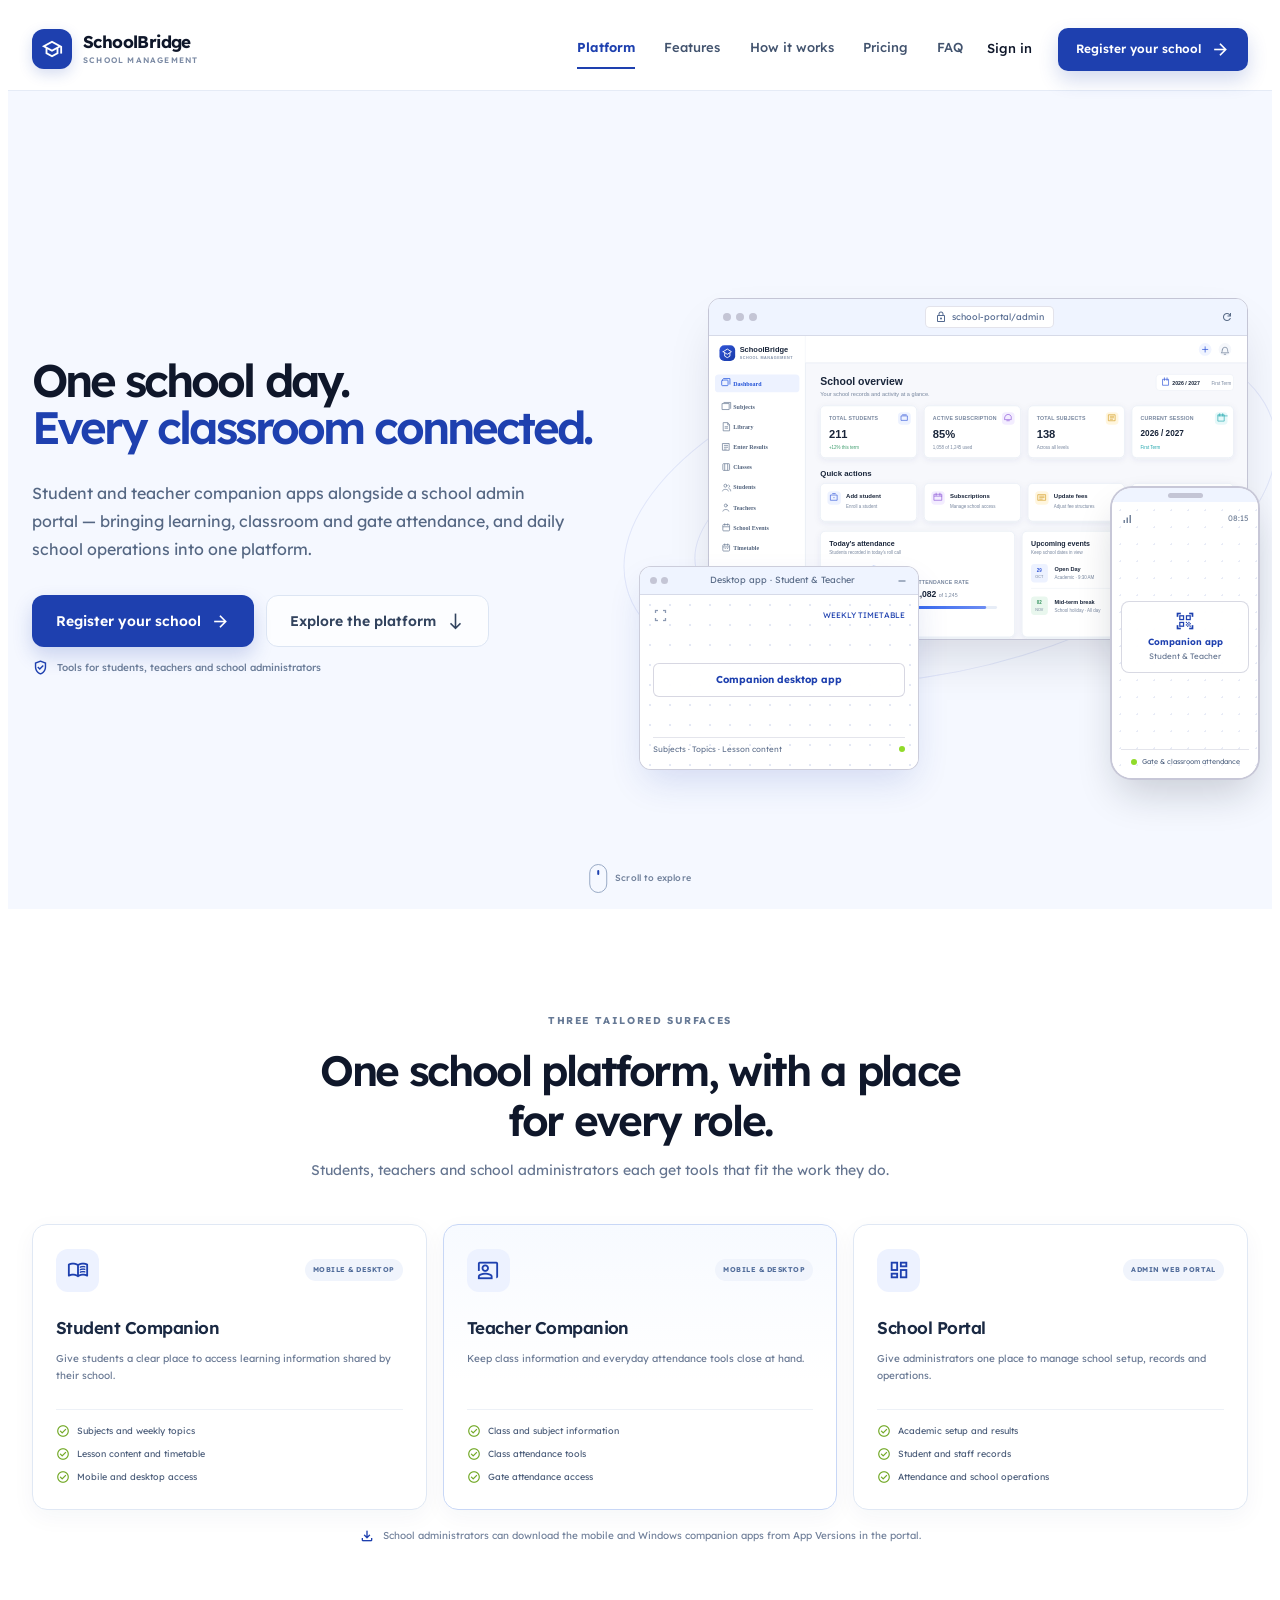
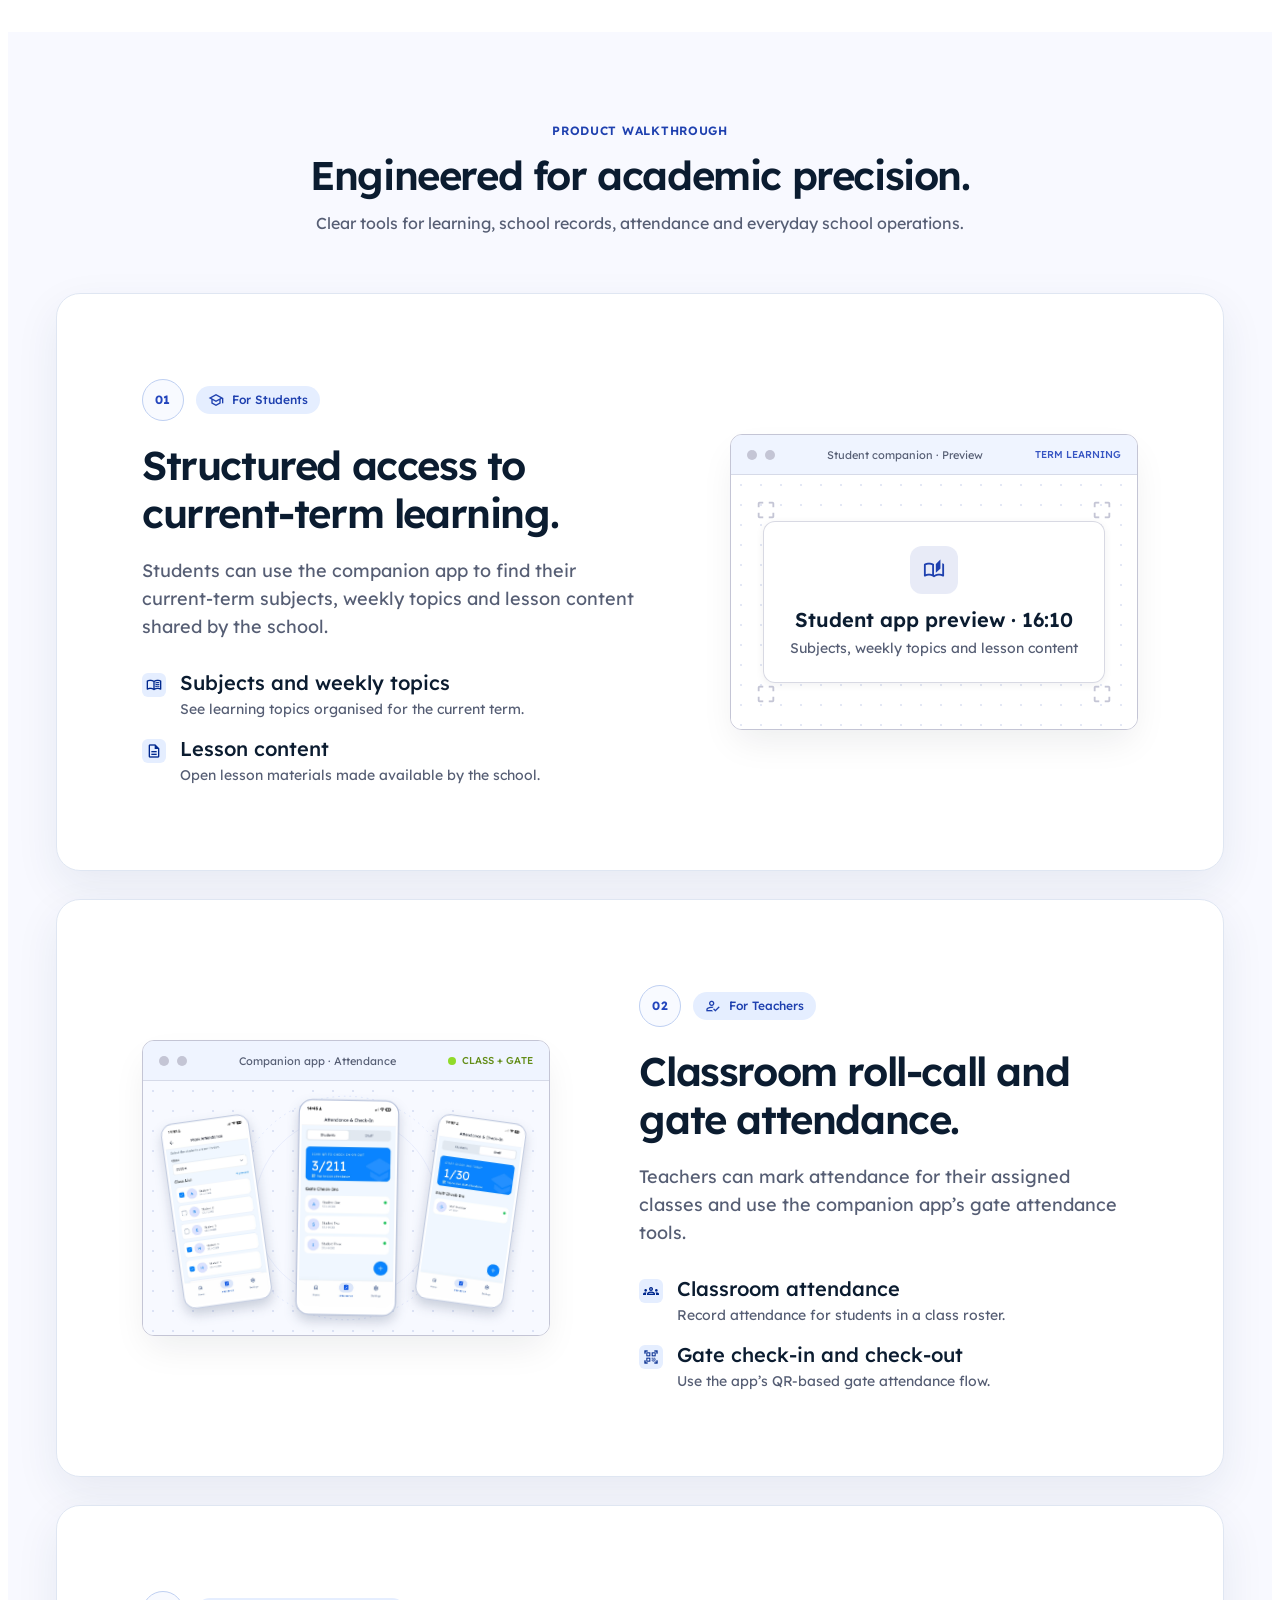
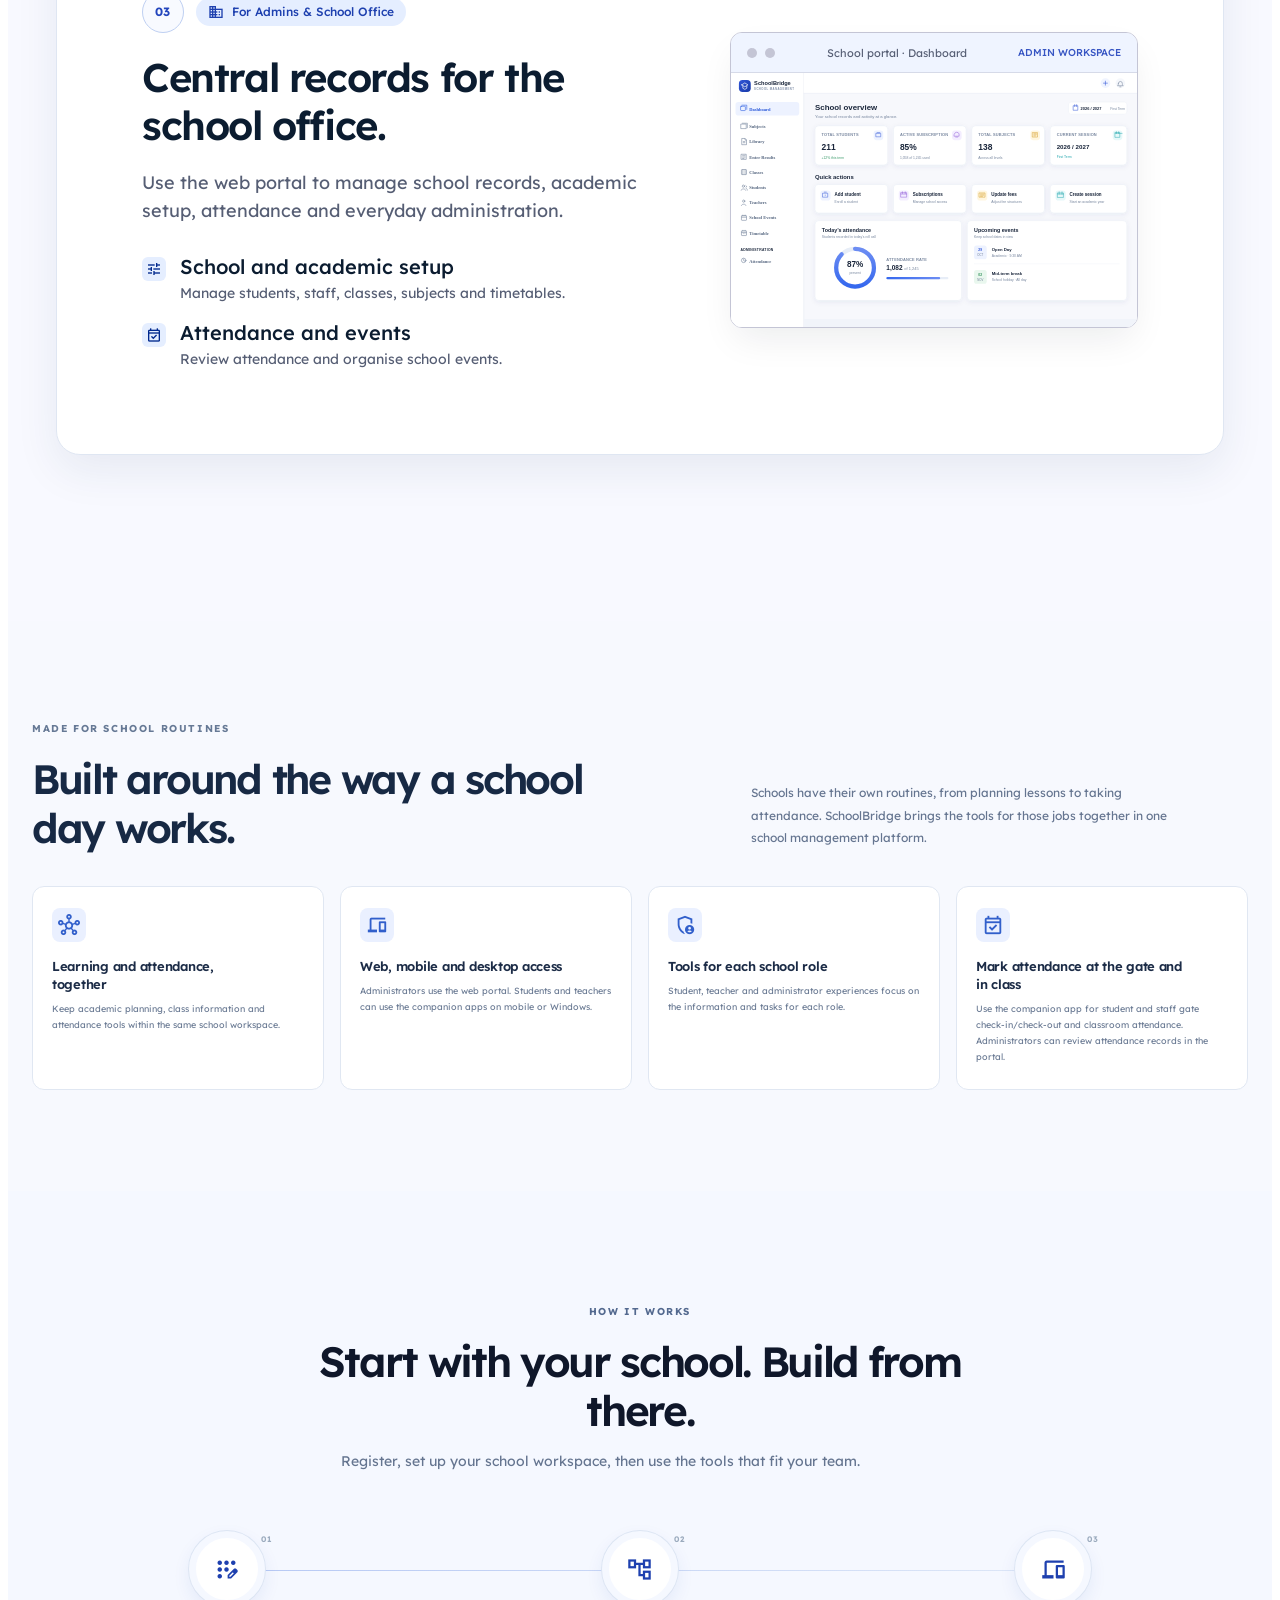
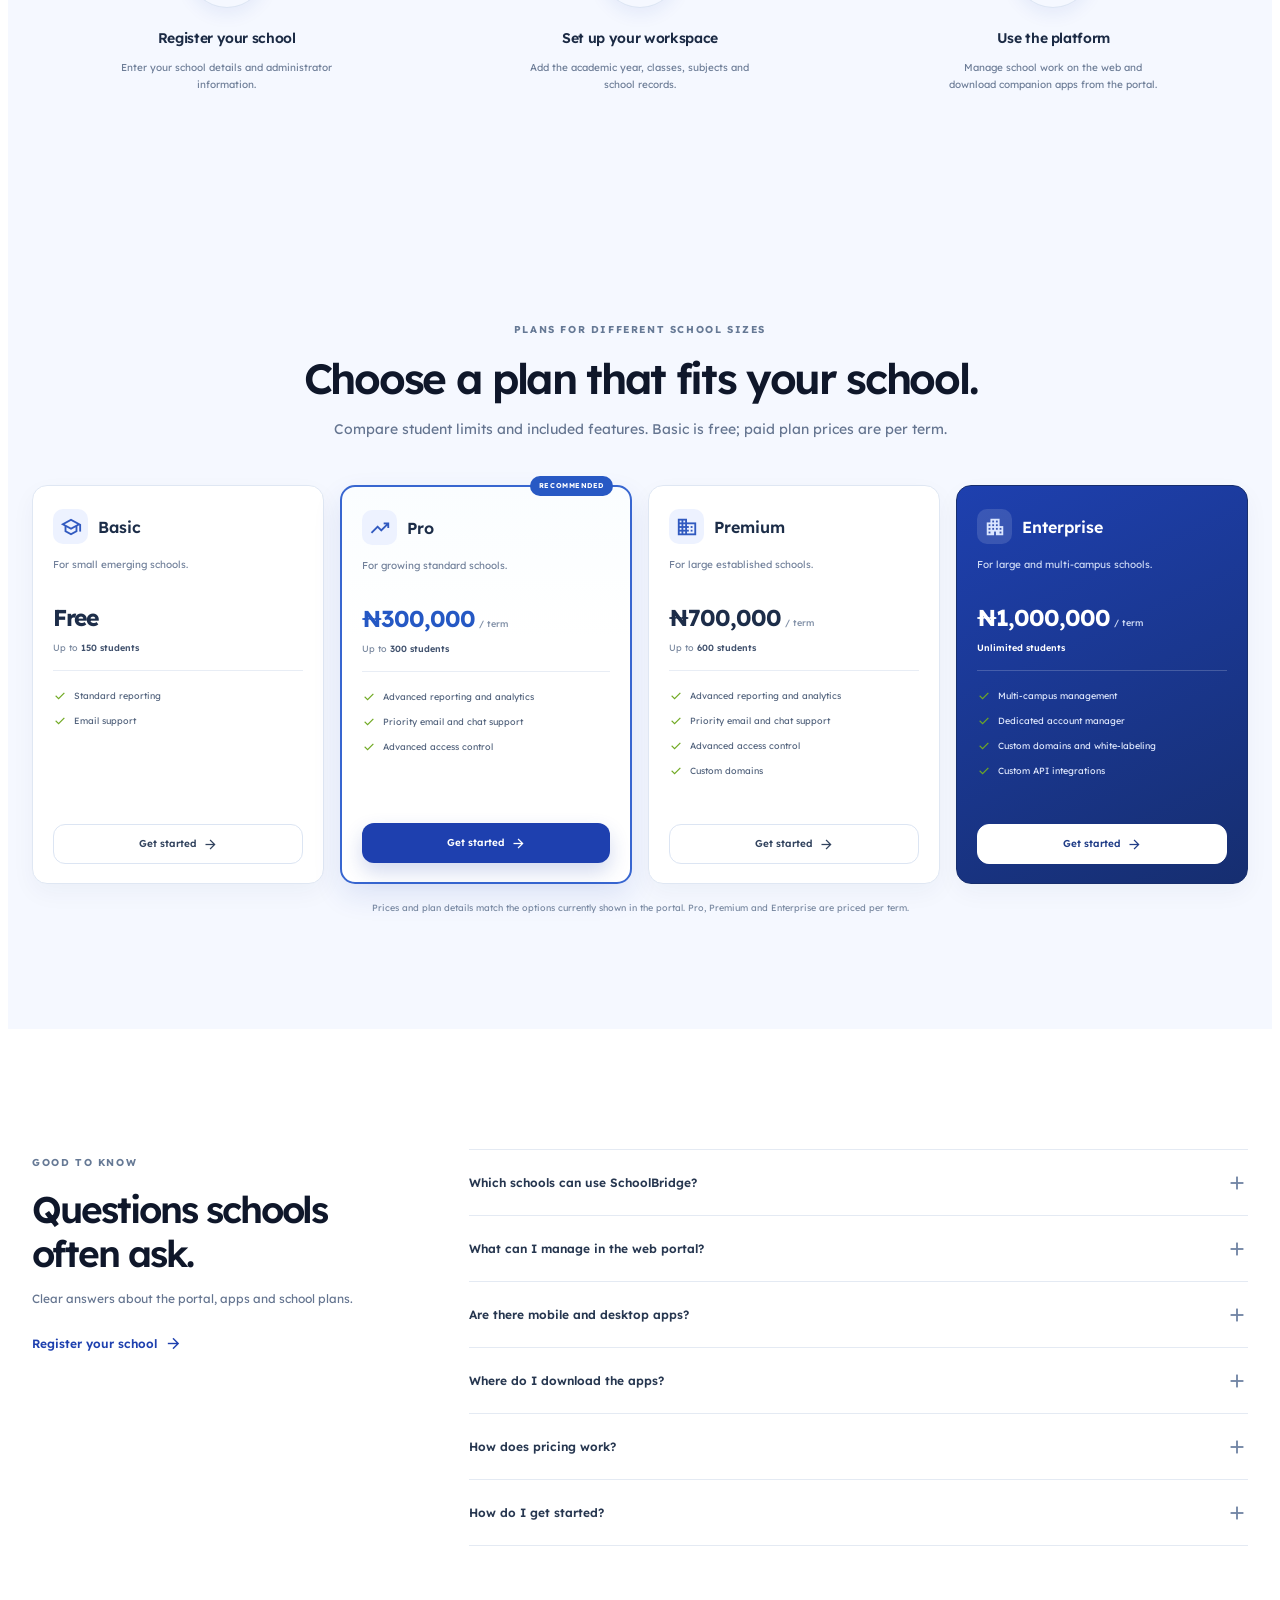
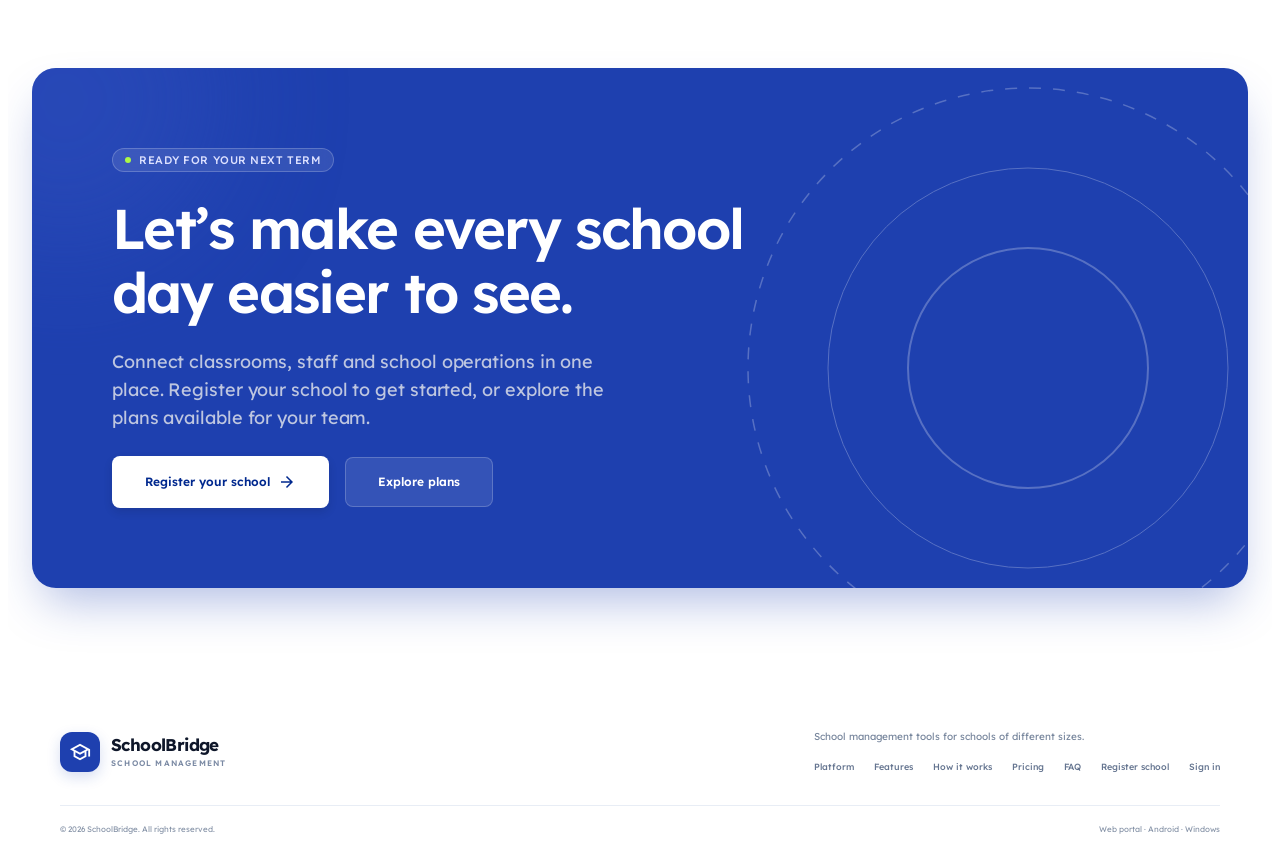
<file: index2.html>
<!doctype html>
<html lang="en">
  <head>
    <meta charset="utf-8" />
    <meta name="viewport" content="width=device-width, initial-scale=1" />
    <meta name="theme-color" content="#ffffff" />
    <title>SchoolBridge — School management platform</title>
    <link rel="preconnect" href="https://fonts.googleapis.com" />
    <link rel="preconnect" href="https://fonts.gstatic.com" crossorigin />
    <link
      href="https://fonts.googleapis.com/css?family=Lexend&display=swap"
      rel="stylesheet"
    />
    <link
      href="https://fonts.googleapis.com/css2?family=Material+Symbols+Outlined:wght,FILL@100..700,0..1&display=swap"
      rel="stylesheet"
    />
    <link href="assets/aos.css" rel="stylesheet" />
    <link href="css2.css?v=20261104-platform-breakpoint" rel="stylesheet" />
  </head>
  <body>
    <div class="public-landing">
      <header class="public-header">
        <div class="public-header-inner">
          <a class="brand-lockup" href="#hero" aria-label="SchoolBridge home">
            <span
              class="brand-mark material-symbols-outlined"
              aria-hidden="true"
              >school</span
            >
            <span>SchoolBridge <small>SCHOOL MANAGEMENT</small></span>
          </a>
          <nav class="public-nav" aria-label="Main navigation">
            <a href="#platform" aria-current="location">Platform</a>
            <a href="#features">Features</a>
            <a href="#getting-started">How it works</a>
            <a href="#pricing">Pricing</a>
            <a href="#faq">FAQ</a>
          </nav>
          <div class="public-header-actions">
            <a class="signin-link" href="https://localhost:7261/login"
              >Sign in</a
            >

            <a
              class="button button-primary button-small"
              href="https://localhost:7261/register-school"
              >Register your school
              <span class="material-symbols-outlined">arrow_forward</span></a
            >
          </div>
        </div>
      </header>

      <main>
        <section class="hero-section" id="hero">
          <div class="hero-orb hero-orb-one" aria-hidden="true"></div>
          <div class="hero-orb hero-orb-two" aria-hidden="true"></div>
          <div class="hero-grid">
            <div class="hero-copy">
              <h1>
                One school day.<br /><span>Every classroom connected.</span>
              </h1>
              <p class="hero-description">
                Student and teacher companion apps alongside a school admin
                portal — bringing learning, classroom and gate attendance, and
                daily school operations into one platform.
              </p>
              <div class="hero-actions">
                <a
                  class="button button-primary"
                  href="https://localhost:7261/register-school"
                  >Register your school
                  <span class="material-symbols-outlined"
                    >arrow_forward</span
                  ></a
                >
                <a class="button button-quiet" href="#platform"
                  >Explore the platform
                  <span class="material-symbols-outlined">south</span></a
                >
              </div>
              <div class="hero-note">
                <span class="material-symbols-outlined">verified_user</span>
                Tools for students, teachers and school administrators
              </div>
            </div>

            <div
              class="hero-visual"
              role="img"
              aria-label="Illustration of the school web portal, desktop app and mobile companion app"
            >
              <div class="hero-visual-glow" aria-hidden="true"></div>
              <div class="hero-orbit hero-orbit-one" aria-hidden="true"></div>
              <div class="hero-orbit hero-orbit-two" aria-hidden="true"></div>
              <div class="hero-browser-preview">
                <div class="hero-browser-bar">
                  <span class="hero-window-dots"><i></i><i></i><i></i></span
                  ><span class="hero-address"
                    ><span class="material-symbols-outlined">lock</span>
                    school-portal/admin</span
                  ><span class="material-symbols-outlined hero-refresh"
                    >refresh</span
                  >
                </div>
                <div class="hero-browser-screen">
                  <img
                    class="hero-dashboard-image"
                    src="assets/schoolbridge-admin-portal-preview.svg"
                    alt="SchoolBridge admin dashboard"
                  />
                </div>
              </div>
              <div class="hero-desktop-preview">
                <div class="hero-desktop-bar">
                  <span class="hero-window-dots"><i></i><i></i></span
                  ><span>Desktop app · Student &amp; Teacher</span
                  ><span class="material-symbols-outlined">remove</span>
                </div>
                <div class="hero-desktop-screen">
                  <div>
                    <span class="material-symbols-outlined">fullscreen</span
                    ><small>WEEKLY TIMETABLE</small>
                  </div>
                  <strong>Companion desktop app</strong>
                  <footer>
                    <span>Subjects · Topics · Lesson content</span><i></i>
                  </footer>
                </div>
              </div>
              <div class="hero-phone-preview">
                <div class="hero-phone-notch"><i></i></div>
                <div class="hero-phone-screen">
                  <div class="hero-phone-status">
                    <span class="material-symbols-outlined"
                      >signal_cellular_alt</span
                    ><small>08:15</small>
                  </div>
                  <div class="hero-phone-card">
                    <span class="material-symbols-outlined"
                      >qr_code_scanner</span
                    ><strong>Companion app</strong
                    ><small>Student &amp; Teacher</small>
                  </div>
                  <div class="hero-phone-footer">
                    <i></i> Gate &amp; classroom attendance
                  </div>
                </div>
              </div>
            </div>
          </div>
          <a
            class="scroll-cue"
            href="#platform"
            aria-label="Scroll to platform details"
            ><span></span><small>Scroll to explore</small></a
          >
        </section>

        <section class="platform-section" id="platform">
          <div class="section-shell">
            <div class="section-heading centered-heading">
              <span class="eyebrow eyebrow-muted">THREE TAILORED SURFACES</span>
              <h2>One school platform, with a place for every role.</h2>
              <p>
                Students, teachers and school administrators each get tools that
                fit the work they do.
              </p>
            </div>
            <div class="surface-role-grid">
              <article class="surface-role-card">
                <div class="surface-role-top">
                  <span class="surface-role-icon material-symbols-outlined"
                    >menu_book</span
                  ><span class="surface-role-label">MOBILE &amp; DESKTOP</span>
                </div>
                <h3>Student Companion</h3>
                <p>
                  Give students a clear place to access learning information
                  shared by their school.
                </p>
                <ul>
                  <li>
                    <span class="material-symbols-outlined">check_circle</span
                    >Subjects and weekly topics
                  </li>
                  <li>
                    <span class="material-symbols-outlined">check_circle</span
                    >Lesson content and timetable
                  </li>
                  <li>
                    <span class="material-symbols-outlined">check_circle</span
                    >Mobile and desktop access
                  </li>
                </ul>
              </article>
              <article class="surface-role-card surface-role-featured">
                <div class="surface-role-top">
                  <span class="surface-role-icon material-symbols-outlined"
                    >co_present</span
                  ><span class="surface-role-label">MOBILE &amp; DESKTOP</span>
                </div>
                <h3>Teacher Companion</h3>
                <p>
                  Keep class information and everyday attendance tools close at
                  hand.
                </p>
                <ul>
                  <li>
                    <span class="material-symbols-outlined">check_circle</span
                    >Class and subject information
                  </li>
                  <li>
                    <span class="material-symbols-outlined">check_circle</span
                    >Class attendance tools
                  </li>
                  <li>
                    <span class="material-symbols-outlined">check_circle</span
                    >Gate attendance access
                  </li>
                </ul>
              </article>
              <article class="surface-role-card">
                <div class="surface-role-top">
                  <span class="surface-role-icon material-symbols-outlined"
                    >dashboard</span
                  ><span class="surface-role-label">ADMIN WEB PORTAL</span>
                </div>
                <h3>School Portal</h3>
                <p>
                  Give administrators one place to manage school setup, records
                  and operations.
                </p>
                <ul>
                  <li>
                    <span class="material-symbols-outlined">check_circle</span
                    >Academic setup and results
                  </li>
                  <li>
                    <span class="material-symbols-outlined">check_circle</span
                    >Student and staff records
                  </li>
                  <li>
                    <span class="material-symbols-outlined">check_circle</span
                    >Attendance and school operations
                  </li>
                </ul>
              </article>
            </div>
            <p class="platform-footnote">
              <span class="material-symbols-outlined">download</span> School
              administrators can download the mobile and Windows companion apps
              from App Versions in the portal.
            </p>
          </div>
        </section>

        <section class="feature-section" id="features">
          <div class="section-shell">
            <div class="feature-heading">
              <span class="eyebrow eyebrow-muted">PRODUCT WALKTHROUGH</span>
              <h2>Engineered for academic precision.</h2>
              <p>
                Clear tools for learning, school records, attendance and
                everyday school operations.
              </p>
            </div>
            <div class="feature-showcases">
              <article class="feature-showcase-row">
                <div class="feature-showcase-copy">
                  <div class="feature-kicker">
                    <span class="feature-number" aria-label="Feature 1"
                      >01</span
                    >
                    <div class="feature-role-badge">
                      <span class="material-symbols-outlined">school</span
                      ><span>For Students</span>
                    </div>
                  </div>
                  <h3>Structured access to current-term learning.</h3>
                  <p>
                    Students can use the companion app to find their
                    current-term subjects, weekly topics and lesson content
                    shared by the school.
                  </p>
                  <div class="feature-points">
                    <div class="feature-point">
                      <span class="material-symbols-outlined">menu_book</span>
                      <div>
                        <h4>Subjects and weekly topics</h4>
                        <p>
                          See learning topics organised for the current term.
                        </p>
                      </div>
                    </div>
                    <div class="feature-point">
                      <span class="material-symbols-outlined">description</span>
                      <div>
                        <h4>Lesson content</h4>
                        <p>
                          Open lesson materials made available by the school.
                        </p>
                      </div>
                    </div>
                  </div>
                </div>
                <div
                  class="feature-showcase-visual"
                  aria-label="Illustrative student companion app placeholder"
                >
                  <div class="feature-frame">
                    <div class="feature-frame-bar">
                      <div class="feature-frame-controls"><i></i><i></i></div>
                      <span>Student companion · Preview</span
                      ><strong>TERM LEARNING</strong>
                    </div>
                    <div class="feature-frame-canvas aspect-16-10">
                      <span
                        class="frame-crop crop-top-left material-symbols-outlined"
                        >crop_free</span
                      ><span
                        class="frame-crop crop-top-right material-symbols-outlined"
                        >crop_free</span
                      >
                      <div class="frame-placeholder">
                        <span
                          class="frame-placeholder-icon material-symbols-outlined"
                          >auto_stories</span
                        >
                        <h4>Student app preview · 16:10</h4>
                        <p>Subjects, weekly topics and lesson content</p>
                      </div>
                      <span
                        class="frame-crop crop-bottom-left material-symbols-outlined"
                        >crop_free</span
                      ><span
                        class="frame-crop crop-bottom-right material-symbols-outlined"
                        >crop_free</span
                      >
                    </div>
                  </div>
                </div>
              </article>
              <article class="feature-showcase-row feature-showcase-reverse">
                <div
                  class="feature-showcase-visual"
                  aria-label="Three companion app screens for classroom attendance, student gate check-in, and staff gate check-in"
                >
                  <div class="feature-frame">
                    <div class="feature-frame-bar">
                      <div class="feature-frame-controls"><i></i><i></i></div>
                      <span>Companion app · Attendance</span
                      ><strong class="frame-status"
                        ><i></i> CLASS + GATE</strong
                      >
                    </div>
                    <div
                      class="feature-frame-canvas feature-attendance-canvas aspect-16-10"
                    >
                      <img
                        class="attendance-app-preview-image"
                        src="assets/schoolbridge-attendance-app-preview.svg"
                        alt="Companion app screens showing classroom roll-call, student gate check-ins, and staff gate check-ins"
                        loading="lazy"
                      />
                    </div>
                  </div>
                </div>
                <div class="feature-showcase-copy">
                  <div class="feature-kicker">
                    <span class="feature-number" aria-label="Feature 2"
                      >02</span
                    >
                    <div class="feature-role-badge">
                      <span class="material-symbols-outlined">how_to_reg</span
                      ><span>For Teachers</span>
                    </div>
                  </div>
                  <h3>Classroom roll-call and gate attendance.</h3>
                  <p>
                    Teachers can mark attendance for their assigned classes and
                    use the companion app’s gate attendance tools.
                  </p>
                  <div class="feature-points">
                    <div class="feature-point">
                      <span class="material-symbols-outlined">groups</span>
                      <div>
                        <h4>Classroom attendance</h4>
                        <p>Record attendance for students in a class roster.</p>
                      </div>
                    </div>
                    <div class="feature-point">
                      <span class="material-symbols-outlined"
                        >qr_code_scanner</span
                      >
                      <div>
                        <h4>Gate check-in and check-out</h4>
                        <p>Use the app’s QR-based gate attendance flow.</p>
                      </div>
                    </div>
                  </div>
                </div>
              </article>
              <article class="feature-showcase-row">
                <div class="feature-showcase-copy">
                  <div class="feature-kicker">
                    <span class="feature-number" aria-label="Feature 3"
                      >03</span
                    >
                    <div class="feature-role-badge">
                      <span class="material-symbols-outlined">domain</span
                      ><span>For Admins &amp; School Office</span>
                    </div>
                  </div>
                  <h3>Central records for the school office.</h3>
                  <p>
                    Use the web portal to manage school records, academic setup,
                    attendance and everyday administration.
                  </p>
                  <div class="feature-points">
                    <div class="feature-point">
                      <span class="material-symbols-outlined">tune</span>
                      <div>
                        <h4>School and academic setup</h4>
                        <p>
                          Manage students, staff, classes, subjects and
                          timetables.
                        </p>
                      </div>
                    </div>
                    <div class="feature-point">
                      <span class="material-symbols-outlined"
                        >event_available</span
                      >
                      <div>
                        <h4>Attendance and events</h4>
                        <p>Review attendance and organise school events.</p>
                      </div>
                    </div>
                  </div>
                </div>
                <div
                  class="feature-showcase-visual"
                  aria-label="SchoolBridge administrator portal preview"
                >
                  <div class="feature-frame">
                    <div class="feature-frame-bar">
                      <div class="feature-frame-controls"><i></i><i></i></div>
                      <span>School portal · Dashboard</span
                      ><strong>ADMIN WORKSPACE</strong>
                    </div>
                    <div
                      class="feature-frame-canvas feature-admin-canvas aspect-16-10"
                    >
                      <img
                        class="school-portal-preview-image"
                        src="assets/schoolbridge-admin-portal-preview.svg"
                        alt="School administration dashboard with student, subscription, subject and academic session summaries"
                        loading="lazy"
                      />
                    </div>
                  </div>
                </div>
              </article>
            </div>
          </div>
        </section>

        <section
          class="school-day-section"
          aria-labelledby="school-day-heading"
        >
          <div class="section-shell">
            <div class="school-day-heading">
              <div class="school-day-heading-copy">
                <span class="eyebrow eyebrow-muted"
                  >MADE FOR SCHOOL ROUTINES</span
                >
                <h2 id="school-day-heading">
                  Built around the way a school day works.
                </h2>
              </div>
              <p class="school-day-heading-description">
                Schools have their own routines, from planning lessons to taking
                attendance. SchoolBridge brings the tools for those jobs
                together in one school management platform.
              </p>
            </div>
            <div class="school-day-grid">
              <article class="school-day-card">
                <span class="school-day-icon material-symbols-outlined"
                  >hub</span
                >
                <h3>Learning and attendance, together</h3>
                <p>
                  Keep academic planning, class information and attendance tools
                  within the same school workspace.
                </p>
              </article>
              <article class="school-day-card">
                <span class="school-day-icon material-symbols-outlined"
                  >devices</span
                >
                <h3>Web, mobile and desktop access</h3>
                <p>
                  Administrators use the web portal. Students and teachers can
                  use the companion apps on mobile or Windows.
                </p>
              </article>
              <article class="school-day-card">
                <span class="school-day-icon material-symbols-outlined"
                  >admin_panel_settings</span
                >
                <h3>Tools for each school role</h3>
                <p>
                  Student, teacher and administrator experiences focus on the
                  information and tasks for each role.
                </p>
              </article>
              <article class="school-day-card">
                <span class="school-day-icon material-symbols-outlined"
                  >event_available</span
                >
                <h3>Mark attendance at the gate and in class</h3>
                <p>
                  Use the companion app for student and staff gate
                  check-in/check-out and classroom attendance. Administrators
                  can review attendance records in the portal.
                </p>
              </article>
            </div>
          </div>
        </section>

        <section class="workflow-section" id="getting-started">
          <div class="section-shell">
            <div class="section-heading centered-heading">
              <span class="eyebrow eyebrow-muted">HOW IT WORKS</span>
              <h2>Start with your school. Build from there.</h2>
              <p>
                Register, set up your school workspace, then use the tools that
                fit your team.
              </p>
            </div>
            <div class="workflow-track">
              <article class="workflow-step">
                <span class="workflow-index">01</span
                ><span class="workflow-icon"
                  ><span class="material-symbols-outlined"
                    >app_registration</span
                  ></span
                >
                <h3>Register your school</h3>
                <p>Enter your school details and administrator information.</p>
              </article>
              <article class="workflow-step">
                <span class="workflow-index">02</span
                ><span class="workflow-icon"
                  ><span class="material-symbols-outlined"
                    >account_tree</span
                  ></span
                >
                <h3>Set up your workspace</h3>
                <p>
                  Add the academic year, classes, subjects and school records.
                </p>
              </article>
              <article class="workflow-step">
                <span class="workflow-index">03</span
                ><span class="workflow-icon"
                  ><span class="material-symbols-outlined">devices</span></span
                >
                <h3>Use the platform</h3>
                <p>
                  Manage school work on the web and download companion apps from
                  the portal.
                </p>
              </article>
              <div class="workflow-line"></div>
            </div>
          </div>
        </section>

        <section class="pricing-section" id="pricing">
          <div class="section-shell">
            <div class="section-heading centered-heading">
              <span class="eyebrow eyebrow-muted"
                >PLANS FOR DIFFERENT SCHOOL SIZES</span
              >
              <h2>Choose a plan that fits your school.</h2>
              <p>
                Compare student limits and included features. Basic is free;
                paid plan prices are per term.
              </p>
            </div>
            <div class="pricing-cards">
              <article class="pricing-card">
                <div class="pricing-card-head">
                  <span class="pricing-plan-icon material-symbols-outlined"
                    >school</span
                  ><span class="pricing-plan-name">Basic</span>
                </div>
                <p class="pricing-description">For small emerging schools.</p>
                <div class="pricing-price">Free</div>
                <p class="pricing-capacity">
                  Up to <strong>150 students</strong>
                </p>
                <ul>
                  <li>
                    <span class="material-symbols-outlined">check</span>Standard
                    reporting
                  </li>
                  <li>
                    <span class="material-symbols-outlined">check</span>Email
                    support
                  </li>
                </ul>
                <a
                  class="button button-quiet pricing-action"
                  href="https://localhost:7261/register-school"
                  >Get started
                  <span class="material-symbols-outlined"
                    >arrow_forward</span
                  ></a
                >
              </article>
              <article class="pricing-card pricing-card-featured">
                <span class="pricing-recommended">RECOMMENDED</span>
                <div class="pricing-card-head">
                  <span class="pricing-plan-icon material-symbols-outlined"
                    >trending_up</span
                  ><span class="pricing-plan-name">Pro</span>
                </div>
                <p class="pricing-description">For growing standard schools.</p>
                <div class="pricing-price">₦300,000<span>/ term</span></div>
                <p class="pricing-capacity">
                  Up to <strong>300 students</strong>
                </p>
                <ul>
                  <li>
                    <span class="material-symbols-outlined">check</span>Advanced
                    reporting and analytics
                  </li>
                  <li>
                    <span class="material-symbols-outlined">check</span>Priority
                    email and chat support
                  </li>
                  <li>
                    <span class="material-symbols-outlined">check</span>Advanced
                    access control
                  </li>
                </ul>
                <a
                  class="button button-primary pricing-action"
                  href="https://localhost:7261/register-school"
                  >Get started
                  <span class="material-symbols-outlined"
                    >arrow_forward</span
                  ></a
                >
              </article>
              <article class="pricing-card">
                <div class="pricing-card-head">
                  <span class="pricing-plan-icon material-symbols-outlined"
                    >domain</span
                  ><span class="pricing-plan-name">Premium</span>
                </div>
                <p class="pricing-description">
                  For large established schools.
                </p>
                <div class="pricing-price">₦700,000<span>/ term</span></div>
                <p class="pricing-capacity">
                  Up to <strong>600 students</strong>
                </p>
                <ul>
                  <li>
                    <span class="material-symbols-outlined">check</span>Advanced
                    reporting and analytics
                  </li>
                  <li>
                    <span class="material-symbols-outlined">check</span>Priority
                    email and chat support
                  </li>
                  <li>
                    <span class="material-symbols-outlined">check</span>Advanced
                    access control
                  </li>
                  <li>
                    <span class="material-symbols-outlined">check</span>Custom
                    domains
                  </li>
                </ul>
                <a
                  class="button button-quiet pricing-action"
                  href="https://localhost:7261/register-school"
                  >Get started
                  <span class="material-symbols-outlined"
                    >arrow_forward</span
                  ></a
                >
              </article>
              <article class="pricing-card pricing-card-enterprise">
                <div class="pricing-card-head">
                  <span class="pricing-plan-icon material-symbols-outlined"
                    >apartment</span
                  ><span class="pricing-plan-name">Enterprise</span>
                </div>
                <p class="pricing-description">
                  For large and multi-campus schools.
                </p>
                <div class="pricing-price">₦1,000,000<span>/ term</span></div>
                <p class="pricing-capacity">
                  <strong>Unlimited students</strong>
                </p>
                <ul>
                  <li>
                    <span class="material-symbols-outlined">check</span
                    >Multi-campus management
                  </li>
                  <li>
                    <span class="material-symbols-outlined">check</span
                    >Dedicated account manager
                  </li>
                  <li>
                    <span class="material-symbols-outlined">check</span>Custom
                    domains and white-labeling
                  </li>
                  <li>
                    <span class="material-symbols-outlined">check</span>Custom
                    API integrations
                  </li>
                </ul>
                <a
                  class="button button-quiet pricing-action"
                  href="https://localhost:7261/register-school"
                  >Get started
                  <span class="material-symbols-outlined"
                    >arrow_forward</span
                  ></a
                >
              </article>
            </div>
            <p class="pricing-note">
              Prices and plan details match the options currently shown in the
              portal. Pro, Premium and Enterprise are priced per term.
            </p>
          </div>
        </section>

        <section class="faq-section section-shell" id="faq">
          <div class="faq-layout">
            <div class="faq-intro">
              <span class="eyebrow eyebrow-muted">GOOD TO KNOW</span>
              <h2>Questions schools often ask.</h2>
              <p>Clear answers about the portal, apps and school plans.</p>
              <a class="text-link" href="https://localhost:7261/register-school"
                >Register your school
                <span class="material-symbols-outlined">arrow_forward</span></a
              >
            </div>
            <div class="faq-list">
              <details>
                <summary>
                  Which schools can use SchoolBridge?<span
                    class="material-symbols-outlined"
                    >add</span
                  >
                </summary>
                <p>
                  SchoolBridge is designed for schools that want one place to
                  manage school records, academics and daily operations. The
                  plans offer different student limits, from 150 students on
                  Basic to unlimited on Enterprise.
                </p>
              </details>
              <details>
                <summary>
                  What can I manage in the web portal?<span
                    class="material-symbols-outlined"
                    >add</span
                  >
                </summary>
                <p>
                  Manage student and staff records, parents and guardians,
                  classes, subjects, lesson topics, results, attendance, events,
                  timetables, subscriptions, fees and finance.
                </p>
              </details>
              <details>
                <summary>
                  Are there mobile and desktop apps?<span
                    class="material-symbols-outlined"
                    >add</span
                  >
                </summary>
                <p>
                  Yes. The platform includes an Android mobile app and a Windows
                  desktop app alongside the school admin web portal.
                </p>
              </details>
              <details>
                <summary>
                  Where do I download the apps?<span
                    class="material-symbols-outlined"
                    >add</span
                  >
                </summary>
                <p>
                  After signing in, school administrators can find the companion
                  apps in App Versions in the portal.
                </p>
              </details>
              <details>
                <summary>
                  How does pricing work?<span class="material-symbols-outlined"
                    >add</span
                  >
                </summary>
                <p>
                  Basic is free. Pro, Premium and Enterprise are priced per
                  term, with different student limits and plan features.
                </p>
              </details>
              <details>
                <summary>
                  How do I get started?<span class="material-symbols-outlined"
                    >add</span
                  >
                </summary>
                <p>
                  Register your school and administrator details, then use your
                  school workspace to set up classes, subjects and records.
                </p>
              </details>
            </div>
          </div>
        </section>

        <section class="closing-section" aria-labelledby="closing-heading">
          <div class="closing-banner">
            <svg
              class="closing-rings"
              aria-hidden="true"
              fill="none"
              viewBox="0 0 600 600"
            >
              <circle
                cx="300"
                cy="300"
                r="280"
                stroke="white"
                stroke-dasharray="12 12"
                stroke-width="1.5"
              />
              <circle
                cx="300"
                cy="300"
                r="200"
                stroke="white"
                stroke-width="1"
              />
              <circle
                cx="300"
                cy="300"
                r="120"
                stroke="white"
                stroke-width="2"
              />
            </svg>
            <div class="closing-glow" aria-hidden="true"></div>
            <div class="closing-content">
              <span class="closing-status"
                ><i></i> READY FOR YOUR NEXT TERM</span
              >
              <h2 id="closing-heading">
                Let’s make every school day easier to see.
              </h2>
              <p>
                Connect classrooms, staff and school operations in one place.
                Register your school to get started, or explore the plans
                available for your team.
              </p>
              <div class="closing-actions">
                <a
                  class="closing-primary"
                  href="https://localhost:7261/register-school"
                  ><span>Register your school</span
                  ><span class="material-symbols-outlined"
                    >arrow_forward</span
                  ></a
                >
                <a class="closing-secondary" href="#pricing">Explore plans</a>
              </div>
            </div>
          </div>
        </section>
      </main>

      <footer class="public-footer">
        <div class="footer-main">
          <a
            class="brand-lockup footer-brand"
            href="#hero"
            aria-label="SchoolBridge home"
            ><span
              class="brand-mark material-symbols-outlined"
              aria-hidden="true"
              >school</span
            ><span>SchoolBridge <small>SCHOOL MANAGEMENT</small></span></a
          >
          <p>School management tools for schools of different sizes.</p>
          <nav aria-label="Footer navigation">
            <a href="#platform">Platform</a><a href="#features">Features</a
            ><a href="#getting-started">How it works</a
            ><a href="#pricing">Pricing</a><a href="#faq">FAQ</a
            ><a href="https://localhost:7261/register-school">Register school</a
            ><a href="https://localhost:7261/login">Sign in</a>
          </nav>
        </div>
        <div class="footer-bottom">
          <span>© 2026 SchoolBridge. All rights reserved.</span
          ><span>Web portal · Android · Windows</span>
        </div>
      </footer>
    </div>
    <script>
      (() => {
        const header = document.querySelector(".public-header");
        if (!header) return;
        const updateHeaderHeight = () => {
          document.documentElement.style.setProperty(
            "--landing-header-height",
            `${header.getBoundingClientRect().height}px`,
          );
        };
        updateHeaderHeight();
        new ResizeObserver(updateHeaderHeight).observe(header);
      })();
    </script>
    <script src="assets/aos.js"></script>
    <script src="landing.js"></script>
  </body>
</html>
</file>
<file: main.css>
/* Global */
html,
body {
  overflow-x: clip;
}
body {
  font-family: "Lexend", sans-serif;
}
.material-symbols-outlined {
  font-family: "Material Symbols Outlined";
  font-size: 1.4rem;
  font-style: normal;
  font-weight: 400;
  line-height: 1;
  font-feature-settings: "liga";
  -webkit-font-feature-settings: "liga";
  font-variation-settings:
    "FILL" 0,
    "wght" 400,
    "GRAD" 0,
    "opsz" 24;
}
.btn-primary {
  --bs-btn-bg: #1e40af;
  --bs-btn-border-color: #1e40af;
  --bs-btn-hover-bg: #183891;
  --bs-btn-hover-border-color: #183891;
  --bs-btn-active-bg: #142e83;
  --bs-btn-active-border-color: #142e83;
}

.btn-outline-primary.pricing-action {
  --bs-btn-color: #1e40af;
  --bs-btn-border-color: #1e40af;
  --bs-btn-hover-color: #fff;
  --bs-btn-hover-bg: #183891;
  --bs-btn-hover-border-color: #183891;
  --bs-btn-active-bg: #142e83;
  --bs-btn-active-border-color: #142e83;
}

/* Navigation */
.public-header {
  border-bottom: 1px solid rgba(220, 229, 243, 0.75);
  background: rgba(255, 255, 255, 0.88);
  backdrop-filter: blur(18px);
}
.navbar-brand {
  gap: 11px;
  color: #0f172a;
  font-size: 17px;
  letter-spacing: -0.035em;
  line-height: 1.1;
}
.public-landing .container-xxl {
  width: min(1280px, calc(100% - 48px));
  max-width: none;
}
.navbar-brand small {
  margin-top: 5px;
  color: #7b8aa4;
  font-size: 8px;
  letter-spacing: 0.15em;
}
.brand-mark {
  width: 40px;
  height: 40px;
  border-radius: 12px !important;
  background-color: #1e40af !important;
  box-shadow: 0 5px 14px rgba(30, 64, 175, 0.18) !important;
}
.brand-mark .material-symbols-outlined {
  font-size: 22px;
}
.public-nav {
  --bs-navbar-nav-link-padding-x: 0;
  gap: clamp(18px, 2.3vw, 36px);
}
.navbar-actions {
  gap: clamp(10px, 2vw, 28px);
}
.public-nav .nav-link,
.signin-link {
  color: #42536e;
  font-size: 13px;
  font-weight: 500;
  transition: color 0.2s ease;
}
.public-nav .nav-link {
  padding: 8px 0 10px;
}
.signin-link:hover,
.public-nav .nav-link:hover,
.public-nav .nav-link[aria-current="location"],
.mobile-nav-links .nav-link:hover,
.mobile-nav-links .nav-link[aria-current="location"] {
  color: #1e40af;
}
.public-nav .nav-link::after {
  position: absolute;
  right: 0;
  bottom: 0;
  left: 0;
  height: 2px;
  background: #1e40af;
  content: "";
  transform: scaleX(0);
  transform-origin: left;
  transition: transform 0.2s ease;
}
.public-nav .nav-link[aria-current="location"]::after {
  transform: scaleX(1);
}
.public-nav .nav-link[aria-current="location"] {
  font-weight: 650;
}
.navbar-toggler {
  width: 48px;
  height: 48px;
  flex: 0 0 48px;
  border: 1px solid #e1e8f3;
  border-radius: 15px;
  color: #193267;
  background: linear-gradient(145deg, #fff, #f3f6ff);
  box-shadow:
    0 5px 15px rgba(20, 42, 91, 0.08),
    inset 0 1px 0 rgba(255, 255, 255, 0.9);
  transition:
    transform 0.2s ease,
    border-color 0.2s ease,
    box-shadow 0.2s ease;
}
.navbar-toggler:hover {
  border-color: #bdccef;
  box-shadow: 0 8px 20px rgba(30, 64, 175, 0.13);
  transform: translateY(-1px);
}
.navbar-toggler:focus-visible,
.mobile-nav-drawer a:focus-visible,
.mobile-nav-drawer .btn-close:focus-visible {
  outline: 3px solid rgba(49, 95, 203, 0.42);
  outline-offset: 3px;
}
.navbar-toggler:focus:not(:focus-visible) {
  outline: none;
  box-shadow:
    0 5px 15px rgba(20, 42, 91, 0.08),
    inset 0 1px 0 rgba(255, 255, 255, 0.9);
}
.mobile-nav-drawer {
  --bs-offcanvas-width: min(440px, 100vw);
  height: 100dvh;
  max-height: none;
  border: 0;
  border-left: 1px solid rgba(217, 226, 243, 0.8);
  color: #142542;
  background:
    radial-gradient(
      ellipse at 100% 0%,
      rgba(224, 233, 255, 0.85),
      transparent 40%
    ),
    #fff;
  box-shadow: -22px 0 70px rgba(13, 30, 65, 0.2);
}
.mobile-nav-drawer .offcanvas-header {
  gap: 18px;
  margin-bottom: 23px;
  padding: max(30px, env(safe-area-inset-top)) 30px 0;
}
.mobile-drawer-kicker {
  color: #4368b7 !important;
  font-size: 10px;
  letter-spacing: 0.17em;
}
.mobile-drawer-title {
  max-width: 300px;
  color: #152541;
  font-size: 25px !important;
  line-height: 1.25;
  letter-spacing: -0.045em;
}
.mobile-nav-drawer .btn-close {
  width: 42px;
  height: 42px;
  flex: 0 0 42px;
  border: 1px solid #e3e9f3;
  border-radius: 13px;
  background-color: rgba(255, 255, 255, 0.8);
}
.mobile-nav-drawer .offcanvas-body {
  padding: 0 30px max(24px, env(safe-area-inset-bottom));
}
.mobile-nav-links .nav-link {
  min-height: 60px;
  border: 1px solid transparent;
  color: #233653;
  transition:
    background 0.18s ease,
    border-color 0.18s ease,
    transform 0.18s ease;
}
.mobile-nav-links .nav-link:hover,
.mobile-nav-links .nav-link[aria-current="location"] {
  border-color: #e0e8f5;
  background: rgba(255, 255, 255, 0.84);
  transform: translateX(2px);
}
.mobile-drawer-actions {
  margin-top: 22px;
  padding-top: 19px !important;
  border-color: #e7ecf5 !important;
}
.mobile-drawer-signin {
  min-height: 48px;
  border: 1px solid #dce5f3;
  border-radius: 13px;
  color: #304463 !important;
  background: rgba(255, 255, 255, 0.75);
  font-size: 13px;
}
.mobile-drawer-register {
  min-height: 51px;
  border-radius: 13px;
  font-size: 13px;
}
.mobile-nav-drawer + .offcanvas-backdrop,
.offcanvas-backdrop.show {
  background: rgba(12, 25, 49, 0.42);
  backdrop-filter: blur(4px);
}

.public-header .btn {
  font-size: 13px;
}
.public-header .btn-primary {
  gap: 10px;
  min-height: 43px;
  padding: 0 17px;
  border-radius: 10px;
  font-size: 12px;
  box-shadow: 0 9px 20px rgba(30, 64, 175, 0.2);
}
.public-header .btn-primary .material-symbols-outlined {
  font-size: 19px;
}

/* Shared section heading styles */
.eyebrow {
  color: #53698f;
  font-size: 10px;
  letter-spacing: 0.16em;
}
.eyebrow-muted {
  color: #667995;
}
.section-heading {
  max-width: 700px;
}
.section-heading h2 {
  margin: 14px 0 13px;
  color: #0f172a;
  font-size: clamp(32px, 3.3vw, 44px);
  line-height: 1.18;
  letter-spacing: -0.055em;
}
.section-heading p {
  max-width: 620px;
  color: #657590;
  line-height: 1.8;
}

/* Hero */
.hero-section {
  --hero-blue: #1e40af;
  min-height: calc(100vh - 82px);
  min-height: calc(100svh - 82px);
  min-height: calc(100dvh - 82px);
  min-height: min(820px, calc(100dvh - 82px));
  padding: 56px 0 44px;
  background: #f5f8ff;
  color: #0f172a;
  line-height: 1.65;
}
.hero-grid {
  min-height: 510px;
}
.hero-copy h1 {
  margin: 21px 0 28px;
  color: #0f172a;
  font-size: clamp(40px, 3.55vw, 48px);
  line-height: 1.04;
  letter-spacing: -0.065em;
}
.hero-copy h1 span {
  color: var(--hero-blue);
}
.hero-description {
  max-width: 540px;
  color: #556783;
  line-height: 1.75;
}
.hero-actions {
  gap: 12px;
  margin-top: 32px;
}
.hero-section .button {
  min-height: 52px;
  padding: 0 23px;
  gap: 10px;
  border-radius: 12px;
  font-size: 14px;
  transition: transform 0.2s ease;
}
.hero-section .button:hover {
  transform: translateY(-2px);
}
.hero-section .button-primary {
  box-shadow: 0 9px 20px rgba(30, 64, 175, 0.2);
}
.hero-section .button-quiet {
  color: #32435e;
  background: rgba(255, 255, 255, 0.7);
  border-color: #dce5f3;
}
.hero-section .button-quiet:hover {
  background: #fff;
  box-shadow: 0 7px 18px rgba(15, 23, 42, 0.07);
}
.hero-section .button .material-symbols-outlined {
  font-size: 19px;
}
.hero-note {
  margin-top: 12px;
  color: #6b7d99;
  font-size: 10px;
}
.hero-note .material-symbols-outlined {
  color: var(--hero-blue);
  font-size: 17px;
}
.hero-visual {
  min-width: 0;
  min-height: 520px;
  perspective: 1200px;
}
.hero-composition {
  width: min(100%, 640px);
  min-height: inherit;
}
.hero-orbit {
  border: 1px solid rgba(55, 85, 195, 0.11);
}
.hero-orbit-one {
  width: 112%;
  height: 63%;
  transform: rotate(-14deg);
}
.hero-orbit-two {
  width: 88%;
  height: 42%;
  transform: rotate(-14deg);
}
.hero-browser-preview {
  top: 52px;
  width: min(100%, 540px);
  border: 1px solid #c4c5d5;
  border-radius: 12px;
  background: #fff;
  box-shadow: 0 24px 48px -12px rgba(15, 23, 42, 0.15);
  transition: transform 0.3s ease;
}
.hero-browser-preview:hover {
  transform: translateY(-2px);
}
.hero-browser-bar,
.hero-desktop-bar {
  height: 37px;
  padding: 0 14px;
  gap: 12px;
  border-bottom: 1px solid rgba(196, 197, 213, 0.55);
  background: #eff4ff;
  color: #596b87;
  font-size: 10px;
}
.hero-window-dots i {
  width: 8px;
  height: 8px;
  background: #c4c5d5;
}
.hero-address {
  max-width: 65%;
  padding: 3px 9px;
  gap: 5px;
  border: 1px solid rgba(196, 197, 213, 0.48);
  border-radius: 5px;
  background: #fff;
  color: #53698f;
  font-size: 9px;
}
.hero-address .material-symbols-outlined,
.hero-refresh {
  font-size: 12px !important;
}
.hero-browser-screen {
  aspect-ratio: 16 / 9;
  background: #f7f8fc;
}
.hero-dashboard-image {
  object-position: top left;
}
.hero-desktop-preview {
  bottom: -4px;
  width: 280px;
  border: 1px solid rgba(196, 197, 213, 0.85);
  border-radius: 12px;
  background: #fff;
  box-shadow: 0 16px 36px -6px rgba(30, 64, 175, 0.16);
  transition: transform 0.3s ease;
}
.hero-desktop-preview:hover,
.hero-phone-preview:hover {
  transform: translateY(-4px);
}
.hero-desktop-bar {
  height: 28px;
  padding: 0 10px;
  font-size: 9px;
}
.hero-desktop-bar .hero-window-dots i {
  width: 7px;
  height: 7px;
}
.hero-desktop-bar > .material-symbols-outlined {
  font-size: 12px !important;
}
.hero-desktop-screen {
  aspect-ratio: 16 / 10;
  padding: 13px;
  background-color: #fff;
  background-image: radial-gradient(rgba(30, 64, 175, 0.12) 1px, transparent 0);
  background-size: 20px 20px;
}
.hero-desktop-screen > div,
.hero-desktop-screen footer {
  color: #687893;
  font-size: 9px;
}
.hero-desktop-screen > div .material-symbols-outlined {
  color: #8b99b2;
  font-size: 15px !important;
}
.hero-desktop-screen > div small {
  color: var(--hero-blue);
  font-size: 8px;
}
.hero-desktop-screen > strong {
  padding: 8px 5px;
  border: 1px solid rgba(196, 197, 213, 0.68);
  border-radius: 6px;
  background: rgba(255, 255, 255, 0.94);
  color: var(--hero-blue);
  font-size: 10px;
}
.hero-desktop-screen footer {
  padding-top: 5px;
  border-top: 1px solid rgba(196, 197, 213, 0.45);
  font-size: 8px;
}
.hero-desktop-screen footer i,
.hero-phone-footer i {
  width: 6px;
  height: 6px;
  background: #91db2a;
}
.hero-phone-preview {
  width: 150px;
  border: 2px solid rgba(196, 197, 213, 0.95);
  border-radius: 22px;
  background: #fff;
  box-shadow: 0 20px 40px -8px rgba(15, 23, 42, 0.2);
  transition: transform 0.3s ease;
}
.hero-phone-notch {
  height: 14px;
  background: #eff4ff;
}
.hero-phone-notch i {
  width: 35px;
  height: 5px;
  border-radius: 8px;
  background: #c4c5d5;
}
.hero-phone-screen {
  aspect-ratio: 9 / 17;
  padding: 10px 9px;
  background-color: #fff;
  background-image: radial-gradient(rgba(30, 64, 175, 0.1) 1px, transparent 0);
  background-size: 17px 17px;
}
.hero-phone-status {
  color: #75849b;
}
.hero-phone-status .material-symbols-outlined {
  font-size: 12px !important;
}
.hero-phone-status small {
  font-size: 8px;
}
.hero-phone-card {
  padding: 9px 5px;
  border: 1px solid rgba(196, 197, 213, 0.65);
  background: rgba(255, 255, 255, 0.94);
}
.hero-phone-card .material-symbols-outlined {
  color: var(--hero-blue);
  font-size: 20px !important;
}
.hero-phone-card strong {
  color: var(--hero-blue);
  font-size: 9px;
}
.hero-phone-card small {
  color: #687893;
  font-size: 8px;
}
.hero-phone-footer {
  padding-top: 6px;
  border-top: 1px solid rgba(196, 197, 213, 0.45);
  color: #596b87;
  font-size: 7px;
}
.scroll-cue {
  z-index: 4;
  bottom: 16px;
  left: 50%;
  color: #71819b;
  transform: translateX(-50%);
}
.scroll-cue::before {
  width: 18px;
  height: 29px;
  display: block;
  border: 1.5px solid #9aabc6;
  border-radius: 10px;
  content: "";
}
.scroll-cue span {
  top: 6px;
  left: 8px;
  width: 2px;
  height: 5px;
  border-radius: 2px;
  background: var(--hero-blue);
  animation: schoolbridge-scroll-wheel 0.85s ease-in-out infinite alternate;
}
.scroll-cue small {
  font-size: 9px;
  letter-spacing: 0.01em;
}
@keyframes schoolbridge-scroll-wheel {
  from {
    opacity: 1;
    transform: translateY(0);
  }
  to {
    opacity: 0.35;
    transform: translateY(7px);
  }
}

/* Platform */
.platform-section {
  padding: 98px 0 88px;
  background: #fff;
}
.platform-section .section-heading {
  margin-bottom: 40px;
}
.platform-footnote {
  color: #71809a;
  font-size: 12px;
}
.surface-role-card {
  min-height: 286px;
  padding: 24px 23px 22px;
  border: 1px solid #e0e8f4;
  border-radius: 15px;
  background: #fff;
  box-shadow: 0 7px 23px rgba(29, 52, 101, 0.045);
  transition:
    transform 0.24s ease,
    border-color 0.24s ease,
    box-shadow 0.24s ease;
}
.surface-role-card:hover {
  transform: translateY(-4px);
  border-color: #c5d4f0;
  box-shadow: 0 15px 30px rgba(29, 52, 101, 0.09);
}
.surface-role-featured {
  border-color: #c8d7f6;
  background: linear-gradient(180deg, #f7faff, #fff 55%);
}
.surface-role-icon {
  width: 43px;
  height: 43px;
  border-radius: 12px;
  color: #1e40af;
  background: #edf2ff;
  font-size: 21px;
}
.surface-role-label {
  padding: 5px 8px;
  color: #526d9b;
  background: #f0f4fc;
  font-size: 7px;
  letter-spacing: 0.07em;
}
.surface-role-card h3 {
  color: #1a2943;
  font-size: 17px;
  letter-spacing: -0.03em;
}
.surface-role-card > p {
  min-height: 43px;
  color: #687893;
  font-size: 13px;
  line-height: 1.75;
}
.surface-role-card ul {
  border-top: 1px solid #edf1f7;
}
.surface-role-card li {
  color: #495b78;
  font-size: 13px;
}
.surface-role-card li .material-symbols-outlined {
  color: #71a824;
  font-size: 14px;
}

/* Features */
.feature-section {
  padding: 96px 0 108px;
  isolation: isolate;
  background: #f8f9ff;
  overflow-x: clip;
  scroll-margin-top: calc(var(--landing-header-height, 82px) + 16px);
}
.feature-walkthrough-heading {
  margin-bottom: 112px;
}
.feature-sticky-layout {
  display: grid;
  width: calc(100% + max(36px, (100vw - 1256px) / 2));
  grid-template-columns: repeat(12, minmax(0, 1fr));
  gap: 48px;
}
.feature-story-column {
  min-width: 0;
  grid-column: span 5;
  gap: 10rem;
}
.feature-step {
  scroll-margin-top: 7rem;
}
.feature-step-label {
  letter-spacing: 0.1em;
}
.feature-step-title {
  margin: 0 0 12px;
  color: #0b1c30;
  font-size: 30px;
  line-height: 1.2;
  letter-spacing: -0.035em;
}
.feature-step-description {
  color: #565e74;
  line-height: 1.75;
}
.feature-walkthrough-point {
  border-color: #dfe6f2 !important;
}
.feature-walkthrough-point strong {
  color: #0b1c30;
}
.feature-sticky-visual {
  top: 167px;
  grid-column: span 7;
  width: min(100%, 720px);
  min-width: 0;
  min-height: 0;
  max-height: none;
  justify-self: end;
  padding-top: 16px;
  isolation: isolate;
}
.feature-sticky-visual::before {
  position: absolute;
  z-index: 0;
  inset: -68px 0 -68px 36%;
  border-radius: 32px 0 0 32px;
  background: linear-gradient(145deg, #e7eeff 0%, #f0f4ff 52%, #dce7ff 100%);
  box-shadow: 0 28px 56px -36px rgba(36, 70, 189, 0.38);
  clip-path: polygon(0 0, 100% 5%, 100% 95%, 0 100%);
  content: "";
}
.feature-visual-canvas {
  width: 100%;
  height: 560px;
  min-height: 560px;
  border: 1px solid #dfe6f2;
  border-radius: 16px;
  background: #fff;
  box-shadow: 0 8px 24px rgba(15, 28, 48, 0.06);
}
.feature-visual-scene {
  z-index: 0;
  inset: 24px;
  visibility: hidden;
  opacity: 0;
  transform: translateY(12px) scale(0.99);
  transition:
    opacity 0.4s cubic-bezier(0.16, 1, 0.3, 1),
    transform 0.4s cubic-bezier(0.16, 1, 0.3, 1),
    visibility 0.4s;
}
.feature-visual-scene.is-active {
  z-index: 1;
  visibility: visible;
  opacity: 1;
  transform: translateY(0) scale(1);
}
.feature-visual-scene img {
  object-position: center;
}

/* School day */
.school-day-section {
  padding: 94px 0 90px;
  background: #f7f9fe;
}
.school-day-heading {
  margin-bottom: 34px;
}
.school-day-heading h2 {
  max-width: 570px;
  margin: 14px 0 0;
  color: #172944;
  font-size: clamp(30px, 3.2vw, 42px);
  line-height: 1.2;
  letter-spacing: -0.055em;
}
.school-day-heading-description {
  max-width: 440px;
  color: #657590;
  font-size: 12px;
  line-height: 1.85;
}
.school-day-card {
  min-height: 204px;
  padding: 21px 19px 20px;
  border: 1px solid #e0e7f2;
  border-radius: 12px;
  background: #fff;
  transition:
    transform 0.22s ease,
    border-color 0.22s ease,
    box-shadow 0.22s ease;
}
.school-day-card:hover {
  transform: translateY(-4px);
  border-color: #c8d6f2;
  box-shadow: 0 12px 27px rgba(31, 58, 112, 0.08);
}
.school-day-icon {
  width: 34px;
  height: 34px;
  margin-bottom: 15px;
  color: #315fcb;
  background: #eaf0ff;
  font-size: 18px;
}
.school-day-card h3 {
  max-width: 210px;
  color: #1c2c47;
  font-size: 13px;
  line-height: 1.4;
  letter-spacing: -0.02em;
}
.school-day-card p {
  color: #6b7b94;
  font-size: 13px;
  line-height: 1.75;
}

.school-day-indicator {
  width: 8px;
  height: 8px;
  padding: 0;
  border: 0;
  border-radius: 50%;
  background: #bdc9dc;
  transition:
    width 0.2s ease,
    border-radius 0.2s ease,
    background-color 0.2s ease;
}
.school-day-indicator[aria-pressed="true"] {
  width: 24px;
  border-radius: 999px;
  background: #1e40af;
}

/* How it works */
.workflow-section {
  padding: 107px 0 118px;
  background: #f5f8ff;
}
.workflow-section .section-heading {
  margin-bottom: 57px !important;
}
.workflow-track {
  --bs-gutter-y: 2rem;
  --workflow-line-offset: 38px;
}
.workflow-index {
  right: calc(50% - 45px);
  color: #9babbe;
  font-size: 8px;
  letter-spacing: 0.1em;
}
.workflow-icon {
  width: 76px;
  height: 76px;
  border: 7px solid #f5f8ff;
  box-shadow:
    0 0 0 1px #dce5f3,
    0 7px 18px rgba(30, 64, 175, 0.08);
}
.workflow-icon .material-symbols-outlined {
  color: #1e40af;
  font-size: 27px;
}
.workflow-step h3 {
  color: #1b2a44;
  font-size: 15px;
}
.workflow-step p {
  max-width: 220px;
  color: #6d7d97;
  font-size: 12px;
  line-height: 1.75;
}
.workflow-track::before {
  content: "";
  position: absolute;
  z-index: 0;
  top: calc(var(--bs-gutter-y) + var(--workflow-line-offset));
  right: 18%;
  left: 18%;
  height: 1px;
  background: linear-gradient(90deg, #b7c9f4, #dce6f7);
  pointer-events: none;
}

/* Pricing */
.pricing-section {
  padding: 79px 0 140px;
  background: #f5f8ff;
}
.pricing-section .section-heading {
  margin-bottom: 43px !important;
}
.pricing-card {
  min-height: 399px;
  padding: 23px 20px 19px;
  border: 1px solid #dfe7f3;
  border-radius: 15px;
  background: #fff;
  box-shadow: 0 9px 25px rgba(29, 52, 101, 0.045);
  transition:
    transform 0.24s ease,
    box-shadow 0.24s ease,
    border-color 0.24s ease;
}
.pricing-card:hover {
  transform: translateY(-4px);
  border-color: #bfcff0;
  box-shadow: 0 17px 34px rgba(29, 52, 101, 0.1);
}
.pricing-card-featured {
  border: 2px solid #3866d0;
  background: linear-gradient(180deg, #fafdff, #fff 38%);
  box-shadow: 0 12px 29px rgba(30, 64, 175, 0.11);
}
.pricing-card-enterprise {
  border-color: #172e6d;
  color: #fff;
  background: linear-gradient(155deg, #1e40af, #162e70);
}
.pricing-recommended {
  right: 17px !important;
  color: #fff !important;
  background: #2859c4 !important;
  letter-spacing: 0.08em;
}
.pricing-plan-icon {
  width: 35px;
  height: 35px;
  color: #315ac0 !important;
  background: #edf2ff !important;
  font-size: 19px;
}
.pricing-plan-name {
  color: #1c2d48;
}
.pricing-card-enterprise .pricing-plan-icon {
  color: #dbe6ff !important;
  background: rgba(255, 255, 255, 0.13) !important;
}
.pricing-card-enterprise .pricing-plan-name,
.pricing-card-enterprise .pricing-price {
  color: #fff;
}
.pricing-description {
  min-height: 36px;
  margin-top: 13px;
  color: #71809a;
  font-size: 12px;
  line-height: 1.6;
}
.pricing-card-enterprise .pricing-description,
.pricing-card-enterprise .pricing-price > span,
.pricing-card-enterprise .pricing-capacity {
  color: #cfdbf5;
}
.pricing-price {
  color: #1d2d49;
  font-size: 23px;
  line-height: 1.2;
  letter-spacing: -0.045em;
}
.pricing-card-featured .pricing-price {
  color: #2558c4;
}
.pricing-price > span {
  margin-left: 4px;
  color: #8190a7;
  font-size: 12px;
  letter-spacing: 0;
}
.pricing-capacity {
  margin-top: 9px;
  padding-bottom: 14px !important;
  color: #77869d;
  font-size: 12px;
}
.pricing-capacity strong {
  color: #40516d;
}
.pricing-card-enterprise .pricing-capacity {
  border-color: rgba(255, 255, 255, 0.2) !important;
}
.pricing-card-enterprise .pricing-capacity strong {
  color: #fff;
}
.pricing-card li {
  color: #50617b;
  font-size: 12px;
}
.pricing-check {
  color: #70a922;
  font-size: 14px;
}
.pricing-card-enterprise li {
  color: #e3ebff;
}
.pricing-action {
  min-height: 40px;
  font-size: 13px;
}
.pricing-card-enterprise .pricing-action {
  color: #203d87;
  border-color: #fff;
  background: #fff;
}

/* FAQ */
.faq-section {
  max-width: 1280px;
  padding-top: 120px;
  padding-bottom: 122px;
}
.faq-intro h2 {
  margin: 14px 0 0;
  color: #172944;
  font-size: clamp(30px, 3.2vw, 42px);
  line-height: 1.2;
  letter-spacing: -0.055em;
}
.faq-intro-copy {
  max-width: 440px;
  margin-top: 12px;
  color: #657590;
  font-size: 14px;
  line-height: 1.8;
}
.faq-register-link {
  color: #1e40af;
  font-size: 13px;
}
.faq-register-link:hover {
  color: #183891;
}
.faq-list details {
  border-bottom: 1px solid #e4eaf3;
}
.faq-list details:first-child {
  border-top: 1px solid #e4eaf3;
}
.faq-list summary {
  min-height: 65px;
  color: #273750;
  list-style: none;
  cursor: pointer;
}
.faq-list summary::-webkit-details-marker {
  display: none;
}
.faq-toggle {
  color: #7285a5;
  transition:
    transform 0.2s ease,
    color 0.2s ease;
}
.faq-list details[open] .faq-toggle {
  color: #1e40af;
  transform: rotate(45deg);
}
.faq-list details p {
  max-width: 680px;
  margin: -3px 34px 18px 0;
  color: #6b7b94;
  font-size: 14px;
  line-height: 1.8;
}

/* Closing call to action */
.closing-section {
  max-width: 1280px;
  padding-bottom: 96px;
}
.closing-banner {
  isolation: isolate;
  min-height: 0;
  padding: 40px;
  border-radius: 24px;
  color: #fff;
  background: #1e40af;
  box-shadow: 0 24px 48px -12px rgba(30, 64, 175, 0.35);
}
.closing-content {
  width: min(672px, 100%);
  max-width: 672px;
  color: #fff;
}
.closing-content h2 {
  max-width: 672px;
  color: #fff;
  font-size: 40px;
  line-height: 1.2;
  letter-spacing: -0.02em;
}
.closing-content p {
  max-width: 512px;
  color: #bec6e0;
  font-size: 18px;
  line-height: 28px;
  letter-spacing: -0.005em;
}
.closing-actions .btn {
  min-height: 48px;
  padding: 12px 32px;
  border-radius: 8px;
  font-size: 12px;
  transition:
    transform 0.2s ease,
    background-color 0.2s ease,
    border-color 0.2s ease;
}
.closing-actions .btn:hover {
  transform: translateY(-2px);
}
.closing-actions .btn-light {
  color: #00288e;
  box-shadow: 0 4px 8px rgba(15, 23, 42, 0.14);
}
.closing-actions .btn-light:hover {
  color: #00288e;
  background: #eff4ff;
}
.closing-actions .btn-outline-light {
  border-color: rgba(255, 255, 255, 0.2);
  background: rgba(255, 255, 255, 0.1);
}
.closing-actions .btn-outline-light:hover {
  border-color: rgba(255, 255, 255, 0.3);
  background: rgba(255, 255, 255, 0.15);
}
.closing-actions .material-symbols-outlined {
  font-size: 18px;
}
.closing-rings {
  right: -80px;
  bottom: -80px;
  width: 600px;
  height: 600px;
  max-width: none;
  opacity: 0.25;
}
.closing-glow {
  top: -128px;
  left: -128px;
  width: 320px;
  height: 320px;
  background: #3755c3;
  filter: blur(64px);
  opacity: 0.4;
}

/* Footer */
.public-footer {
  padding: 45px 0 20px;
  background: #fff;
}
.footer-main {
  grid-template-columns: minmax(0, 1fr) auto;
  gap: 14px 35px;
  padding-bottom: 30px;
  border-bottom: 1px solid #e8edf5;
}
.footer-brand {
  grid-row: span 2;
  gap: 11px;
  color: #0f172a;
  font-size: 17px;
  letter-spacing: -0.035em;
  line-height: 1.1;
}
.footer-brand small {
  margin-top: 5px;
  color: #7b8aa4;
  font-size: 8px;
  letter-spacing: 0.15em;
}
.footer-main > p {
  color: #75849b;
  font-size: 10px;
}
.footer-links {
  gap: 20px;
}
.footer-links a {
  color: #657590;
  font-size: 9px;
  transition: color 0.2s ease;
}
.footer-links a:hover {
  color: #1e40af;
}
.footer-bottom {
  gap: 15px;
  padding-top: 17px;
  color: #8794a8;
  font-size: 8px;
}

/* Responsive overrides: widest to narrowest */
@media (min-width: 1280px) {
  .feature-sticky-layout {
    gap: 64px;
  }
}

@media (max-width: 1199.98px) {
  .hero-section {
    min-height: 0;
    padding-top: 48px;
    padding-bottom: 160px;
  }
  .hero-visual {
    min-height: clamp(340px, 44vw, 500px);
  }
  .hero-composition {
    width: min(100%, 760px);
    min-height: 0;
    aspect-ratio: 1.52;
  }
  .hero-browser-preview {
    top: 10%;
    width: 84%;
  }
  .hero-desktop-preview {
    bottom: 0;
    width: 50%;
  }
  .hero-phone-preview {
    width: 23%;
  }
  .hero-orbit-one {
    transform: translateY(35px) rotate(-14deg);
  }
  .hero-orbit-two {
    transform: translateY(35px) rotate(-14deg);
  }
  .school-day-grid {
    flex-wrap: nowrap;
    overflow-x: auto;
    overscroll-behavior-x: contain;
    scroll-snap-type: x mandatory;
    scrollbar-width: none;
  }
  .school-day-grid::-webkit-scrollbar {
    display: none;
  }
  .school-day-grid > .col {
    flex: 0 0 min(340px, calc(100vw - 48px));
    width: min(340px, calc(100vw - 48px));
    scroll-snap-align: start;
  }
  .school-day-indicators:empty {
    display: none !important;
  }
}

@media (min-width: 1024px) {
  .closing-banner {
    padding: 80px;
  }
  .closing-content h2 {
    font-size: 56px;
    line-height: 64px;
    letter-spacing: -0.03em;
  }
}

@media (max-width: 1023.98px) {
  .feature-section {
    padding: 80px 0;
  }
  .feature-walkthrough-heading {
    margin-bottom: 72px;
  }
  .feature-sticky-layout {
    width: 100%;
    grid-template-columns: minmax(0, 1fr);
    gap: 0;
  }
  .feature-story-column {
    grid-column: auto;
    gap: 6rem;
  }
  .feature-step {
    width: 75%;
  }
  .feature-sticky-visual {
    display: none;
  }
}

@media (max-width: 1000px) {
  .school-day-section {
    padding: 78px 0 84px;
  }
  .school-day-card {
    min-height: 180px;
  }
  .workflow-section {
    padding: 76px 0 80px;
  }
  .workflow-section .section-heading {
    margin-bottom: 33px !important;
  }
  .workflow-track {
    --workflow-line-offset: 32.5px;
  }
  .workflow-icon {
    width: 65px;
    height: 65px;
    border-width: 6px;
  }
  .workflow-icon .material-symbols-outlined {
    font-size: 22px;
  }
  .pricing-card {
    min-height: 370px;
  }
  .faq-section {
    padding-top: 77px;
    padding-bottom: 80px;
  }
  .faq-intro h2 {
    max-width: 400px;
  }
  .faq-list summary {
    min-height: 61px;
  }
}

@media (max-width: 991.98px) {
  .pricing-cards {
    width: min(100%, 620px);
  }
  .pricing-card {
    max-width: 290px;
  }
}

@media (max-width: 767.98px) {
  .workflow-section .section-heading {
    margin-bottom: 52px !important;
  }
  .workflow-track::before {
    display: none;
  }
  .workflow-track {
    --bs-gutter-y: 3rem;
  }
  .workflow-step {
    display: grid;
    grid-template-columns: 65px minmax(0, 1fr);
    column-gap: 32px;
    width: 75%;
  }
  .workflow-index {
    position: static !important;
    top: auto !important;
    right: auto;
    left: auto;
    z-index: auto;
    color: #71809a;
    font-size: 1rem;
    letter-spacing: normal;
  }
  .workflow-step::after {
    content: "";
    position: absolute;
    z-index: 0;
    top: calc(var(--bs-gutter-y) / 2 + 32.5px);
    left: 32px;
    width: 1px;
    height: 100%;
    background: linear-gradient(180deg, #b7c9f4, #dce6f7);
    pointer-events: none;
  }
  .workflow-step:last-child::after {
    display: none;
  }
  .workflow-icon {
    grid-column: 1;
    grid-row: 1;
    justify-self: center;
  }
  .workflow-step-copy {
    grid-column: 2;
    grid-row: 1;
    display: flex;
    align-items: flex-start;
    gap: 0.5rem;
  }
  .workflow-step-content {
    min-width: 0;
  }
  .workflow-step p {
    max-width: none;
  }
}

@media (max-width: 700px) {
  .school-day-section {
    padding: 68px 0 72px;
  }
  .school-day-heading {
    margin-bottom: 23px;
  }
  .school-day-heading h2 {
    max-width: 450px;
    font-size: 30px;
  }
  .school-day-heading-description {
    font-size: 11px;
  }
  .school-day-card {
    min-height: 0;
    padding: 17px;
  }
  .school-day-icon {
    margin-bottom: 10px;
  }
  .feature-section {
    padding: 68px 0 74px;
  }
  .feature-walkthrough-heading {
    margin-bottom: 48px;
  }
  .feature-step-title {
    font-size: 25px;
  }
  .workflow-track {
    --bs-gutter-y: 3rem;
  }
  .pricing-section .section-heading {
    margin-bottom: 30px !important;
  }
  .pricing-card {
    min-height: 0;
    padding: 22px 21px 19px;
  }
  .pricing-description {
    min-height: 0;
  }
  .pricing-card ul {
    margin-bottom: 20px !important;
  }
  .pricing-card li {
    font-size: 10px;
  }
  .pricing-price {
    font-size: 25px;
  }
  .closing-section {
    padding-bottom: 56px;
  }
  .closing-banner {
    padding: 32px 24px;
    align-items: flex-start !important;
    border-radius: 20px;
  }
  .closing-content h2 {
    font-size: 34px;
    line-height: 1.15;
  }
  .closing-content p {
    max-width: 100%;
    font-size: 16px;
    line-height: 25px;
  }
  .closing-actions .btn {
    min-height: 52px;
    padding: 14px 20px;
  }
  .closing-rings {
    right: -250px;
    bottom: -260px;
    width: 520px;
    height: 520px;
  }
  .public-footer {
    padding-top: 31px;
  }
  .footer-main {
    grid-template-columns: 1fr;
    gap: 13px;
    padding-bottom: 22px;
  }
  .footer-brand {
    grid-row: auto;
  }
  .footer-links {
    gap: 14px;
  }
  .footer-bottom {
    flex-direction: column;
    gap: 4px;
    font-size: 7px;
  }
}

@media (max-width: 600px) {
  .surface-role-grid > article {
    flex: 0 0 100%;
    width: 100%;
  }
  .pricing-cards.row-cols-sm-2 > * {
    width: 100%;
  }
}

@media (max-width: 576px) {
  .school-day-section {
    padding: 50px 0 60px;
  }
  .feature-step {
    width: 100%;
  }
  .pricing-section {
    padding: 68px 0 100px;
  }
}

@media (max-width: 575.98px) {
  .hero-section {
    padding-bottom: 128px;
  }
  .hero-actions .button {
    width: 100%;
  }
  .hero-visual {
    width: 100vw;
    max-width: 100vw;
    margin-left: calc(50% - 50vw);
    padding-left: 0;
    min-height: 300px;
    align-items: flex-start !important;
  }
  .hero-composition {
    width: 100%;
    aspect-ratio: 1.5;
  }
  .hero-phone-preview {
    width: 24%;
  }
  .hero-browser-preview {
    top: 8%;
    right: 2.5% !important;
    left: 2.5% !important;
    width: 95%;
  }
  .hero-desktop-preview {
    width: 54%;
  }
}

@media (max-width: 500px) {
  .navbar-toggler {
    width: 44px;
    height: 44px;
    flex-basis: 44px;
    border-radius: 14px;
  }
  .mobile-nav-drawer .offcanvas-header,
  .mobile-nav-drawer .offcanvas-body {
    padding-right: 22px;
    padding-left: 22px;
  }
  .mobile-drawer-title {
    font-size: 23px !important;
  }
  .workflow-step {
    width: 100%;
  }
}

@media (max-width: 470px) {
  .hero-section {
    padding-bottom: 93px;
  }
}

@media (max-width: 460px) {
  .hero-copy h1 {
    font-size: 36px;
  }
  .section-heading h2 {
    font-size: 30px !important;
  }
  .hero-actions {
    flex-direction: column;
    align-items: stretch;
  }
}

@media (max-width: 430px) {
  .pricing-card {
    max-width: none;
  }
}

@media (prefers-reduced-motion: reduce) {
  .scroll-cue span {
    animation: none;
  }
  .feature-visual-scene {
    transition: none;
    transform: none;
  }
  .pricing-card {
    transition: none;
  }
  .faq-toggle,
  .closing-actions .btn {
    transition: none;
  }
}
</file>
<file: css2.css>
.public-landing {
  --lp-blue: #1e40af;
  --lp-blue-dark: #142e83;
  --lp-ink: #0f172a;
  --lp-muted: #596b87;
  --lp-line: #dce5f3;
  --lp-pale: #f5f8ff;
  --lp-lime: #84cc16;
  color: var(--lp-ink);
  background: #fff;
  font-family: "Lexend", sans-serif;
  font-size: 15px;
  line-height: 1.65;
  overflow: hidden;
}

.public-landing *, .public-landing *::before, .public-landing *::after { box-sizing: border-box; }
.public-landing a { color: inherit; text-decoration: none; }
.public-landing .material-symbols-outlined { font-size: 22px; font-weight: 400; line-height: 1; font-variation-settings: "FILL" 0, "wght" 400, "GRAD" 0, "opsz" 24; }
.public-header { position: sticky; z-index: 50; top: 0; background: rgba(255,255,255,.88); border-bottom: 1px solid rgba(220,229,243,.75); backdrop-filter: blur(18px); }
.public-header-inner { min-height: 82px; }
.brand-lockup { display: inline-flex; align-items: center; gap: 11px; flex: 0 0 auto; color: var(--lp-ink); font-weight: 700; font-size: 17px; letter-spacing: -.035em; line-height: 1.1; }
.brand-lockup img { width: 42px; height: 42px; object-fit: contain; }
.brand-lockup small { display: block; margin-top: 5px; color: #7b8aa4; font-size: 8px; font-weight: 600; letter-spacing: .15em; }
.public-nav { gap: clamp(18px, 2.3vw, 36px); margin-left: auto; }
.public-nav a, .signin-link { color: #42536e; font-size: 13px; font-weight: 500; transition: color .2s ease; }
.public-nav a:hover, .signin-link:hover { color: var(--lp-blue); }

.button { min-height: 52px; padding: 0 23px; display: inline-flex; align-items: center; justify-content: center; gap: 10px; border: 1px solid transparent; border-radius: 12px; font: inherit; font-weight: 600; font-size: 14px; transition: transform .2s ease, box-shadow .2s ease, background .2s ease; cursor: pointer; }
.button .material-symbols-outlined { font-size: 19px; }
.button:hover { transform: translateY(-2px); }
.button-primary { color: #fff !important; background: var(--lp-blue); box-shadow: 0 9px 20px rgba(30,64,175,.2); }
.button-primary:hover { background: var(--lp-blue-dark); box-shadow: 0 12px 26px rgba(30,64,175,.28); }
.button-small { min-height: 43px; padding: 0 17px; border-radius: 10px; font-size: 12px; }
.button-quiet { color: #32435e !important; background: rgba(255,255,255,.7); border-color: #dce5f3; }
.button-quiet:hover { background: #fff; box-shadow: 0 7px 18px rgba(15,23,42,.07); }
.hero-section { position: relative; min-height: 690px; padding: 82px 0 76px; isolation: isolate; background: #f5f8ff; }
.hero-section::after { display: none; }
.hero-grid { min-height: 520px; }
.hero-copy { position: relative; z-index: 2; padding: 12px 0 22px; }
.eyebrow { display: inline-flex; align-items: center; gap: 10px; color: #53698f; font-size: 10px; font-weight: 700; letter-spacing: .16em; line-height: 1.5; }
.eyebrow-dot { width: 8px; height: 8px; border-radius: 50%; background: var(--lp-lime); box-shadow: 0 0 0 5px rgba(132,204,22,.12); }
.hero-copy h1 { max-width: 610px; margin: 25px 0 23px; color: var(--lp-ink); font-size: clamp(43px,5.1vw,68px); font-weight: 600; line-height: 1.08; letter-spacing: -.065em; }
.hero-copy h1 span { color: var(--lp-blue); }
.hero-description { max-width: 540px; margin: 0; color: #556783; font-size: 16px; line-height: 1.8; }
.hero-actions { margin-top: 32px; }
.hero-note { margin-top: 28px; color: #6b7d99; font-size: 11px; font-weight: 500; }
.hero-note .material-symbols-outlined { color: var(--lp-blue); font-size: 17px; }
.hero-orb { position: absolute; z-index: -1; border-radius: 50%; filter: blur(1px); pointer-events: none; }
.hero-orb-one,.hero-orb-two { display: none; }
.hero-visual { position: relative; min-height: 495px; perspective: 1200px; }
.visual-glow { position: absolute; width: 74%; height: 68%; border-radius: 50%; background: rgba(101,146,246,.2); filter: blur(72px); }
.visual-orbit { position: absolute; border: 1px solid rgba(30,64,175,.1); border-radius: 50%; transform: rotate(-22deg); }
.orbit-one { width: 90%; height: 67%; }
.orbit-two { width: 103%; height: 78%; border-style: dashed; opacity: .7; }
.portal-preview { position: relative; z-index: 1; width: min(650px, 86%); min-height: 360px; overflow: hidden; border: 1px solid #e1e8f4; border-radius: 17px; background: #fff; box-shadow: 0 36px 90px rgba(39,64,120,.18),0 8px 22px rgba(39,64,120,.08); transform: rotateY(-8deg) rotateX(2deg); }
.preview-topbar { height: 48px; padding: 0 17px; display: flex; align-items: center; justify-content: space-between; border-bottom: 1px solid #edf1f8; background: #fff; }
.preview-brand { display: flex; align-items: center; gap: 8px; color: #34435e; font-size: 10px; font-weight: 700; }
.preview-brand-mark { width: 21px; height: 21px; display: inline-grid; place-items: center; border-radius: 6px; color: white; background: var(--lp-blue); font-size: 11px; }
.preview-dots { display: flex; gap: 5px; }.preview-dots i { width: 6px;height:6px;border-radius:50%;background:#d7deeb; }
.preview-body { display: flex; min-height: 310px; background: #f8faff; }
.preview-sidebar { width: 46px; padding-top: 23px; display: flex; flex-direction: column; align-items: center; gap: 19px; border-right: 1px solid #edf1f8; background: white; }
.side-mark { width: 14px; height: 14px; border-radius: 4px; background: #dce4f3; }.side-mark.active { background: var(--lp-blue); box-shadow: 0 4px 10px rgba(30,64,175,.25); }
.preview-content { flex: 1; padding: 22px 24px; }
.preview-welcome { display: flex; flex-direction: column; gap: 5px; margin-bottom: 18px; }.preview-kicker { color: #90a0ba; font-size: 7px; font-weight: 700; letter-spacing: .13em; }.preview-title { color: #20304b; font-size: 17px; font-weight: 600; letter-spacing: -.04em; }
.preview-card-row { display: grid; grid-template-columns: repeat(3,1fr); gap: 10px; margin-bottom: 13px; }
.preview-mini-card { min-height: 73px; padding: 10px; display: flex; flex-direction: column; gap: 6px; border: 1px solid #e9eef7; border-radius: 10px; background: #fff; }
.mini-icon { width: 22px;height:22px;display:grid;place-items:center;border-radius:7px; }.mini-icon .material-symbols-outlined { font-size: 13px; }.mini-icon.blue { color:#3157bd;background:#eaf0ff; }.mini-icon.green { color:#52850d;background:#f0f8e5; }.mini-icon.amber { color:#b17c12;background:#fff5dc; }
.mini-line { width: 54%; height: 4px; border-radius: 4px; background:#e6ebf4; }.mini-line.long { width: 77%; background:#cbd6e8; }
.preview-panel { padding: 13px 14px 5px; border:1px solid #e8edf6;border-radius:11px;background:#fff; }.preview-panel-heading { display:flex;align-items:center;justify-content:space-between;padding-bottom:9px;color:#34435e;font-size:9px;font-weight:600; }.preview-pill { padding:3px 6px;border-radius:5px;color:#4c699e;background:#eff4ff;font-size:6px;letter-spacing:.08em; }
.preview-subject { min-height:43px;display:flex;align-items:center;gap:9px;border-top:1px solid #f0f3f8; }.subject-icon { width:23px;height:23px;display:grid;place-items:center;border-radius:7px;color:#fff;background:#4167c5;font-size:9px;font-weight:700; }.subject-icon-lime { color:#385a09;background:#e8f4d4; }.subject-icon-slate { color:#41516c;background:#e5eaf2; }.subject-lines { flex:1;display:flex;flex-direction:column;gap:5px; }.subject-lines b,.subject-lines i { width:36%;height:4px;border-radius:4px;background:#cbd5e5; }.subject-lines i { width:23%;background:#e6ebf3; }.preview-chevron { color:#9aa8bd;font-size:15px!important; }
.companion-preview { position:absolute;z-index:2;border:1px solid rgba(255,255,255,.95);background:#fff;box-shadow:0 18px 45px rgba(25,47,98,.2); }.student-preview { right:2%;bottom:15px;width:147px;height:245px;padding:10px 11px;border-radius:19px;transform:rotate(7deg); }.phone-top { width:47px;height:9px;margin:0 auto 15px;border-radius:0 0 8px 8px;background:#1c2c49; }.phone-top i { position:absolute;top:13px;right:18px;width:5px;height:5px;border-radius:50%;background:#dce6fa; }.phone-greeting { display:flex;align-items:center;gap:7px;margin-bottom:20px; }.phone-avatar { width:25px;height:25px;display:grid;place-items:center;border-radius:50%;color:#fff;background:var(--lp-blue);font-size:10px;font-weight:600; }.phone-greeting b,.phone-greeting small,.phone-subject b,.phone-subject small { display:block; }.phone-greeting b { font-size:9px; }.phone-greeting small,.phone-subject small { color:#8391a8;font-size:6px; }.phone-section-label { margin:0 0 7px;color:#8a98ad;font-size:6px;font-weight:700;letter-spacing:.1em; }.phone-subject { display:flex;align-items:center;gap:6px;padding:8px 0;border-top:1px solid #edf1f7; }.phone-subject-icon { width:18px;height:18px;display:grid;place-items:center;border-radius:6px;color:#fff;background:#4167c5;font-size:7px;font-weight:700; }.phone-subject-icon.lime { color:#41690a;background:#e9f4d9; }.phone-subject b { font-size:7px; }.phone-subject>.material-symbols-outlined { margin-left:auto;color:#8b9ab2;font-size:12px!important; }.phone-bottom { position:absolute;right:15px;bottom:10px;left:15px;display:flex;justify-content:space-around; }.phone-bottom i { width:9px;height:3px;border-radius:4px;background:#d7dfed; }.phone-bottom i:first-child { background:var(--lp-blue); }
.teacher-preview { left:2%;bottom:46px;min-width:215px;padding:13px 15px;display:flex;align-items:center;gap:11px;border-radius:12px;transform:rotate(-4deg); }.teacher-icon { width:32px;height:32px;display:grid;place-items:center;border-radius:10px;color:#436e0b;background:#eff8e4; }.teacher-preview b,.teacher-preview small { display:block; }.teacher-preview b { color:#293952;font-size:9px; }.teacher-preview small { color:#7d8ca5;font-size:7px; }.teacher-arrow { margin-left:auto;color:#97a6be;font-size:15px!important; }
.visual-caption { position:absolute;top:15px;right:10%;z-index:3;padding:8px 12px;display:flex;align-items:center;gap:7px;border:1px solid #e6ebf5;border-radius:30px;color:#60718c;background:rgba(255,255,255,.88);box-shadow:0 6px 18px rgba(35,57,105,.08);font-size:9px;font-weight:500; }.visual-caption .material-symbols-outlined { color:#76ad12;font-size:15px; }
.scroll-cue { position:absolute;bottom:20px;left:50%;width:22px;height:35px;border:1px solid #bcc9df;border-radius:20px;display:flex;justify-content:center;padding-top:7px; }.scroll-cue span { width:3px;height:7px;border-radius:3px;background:var(--lp-blue); }
.section-shell { min-width:0; }
.surface-section { padding-top:112px;padding-bottom:115px; }
.section-heading { max-width:700px;margin-bottom:42px; }.centered-heading { margin-right:auto;margin-left:auto;text-align:center; }.eyebrow-muted { color:#667995; }
.section-heading h2,.learning-copy h2,.attendance-copy h2,.faq-intro h2 { margin:14px 0 13px;color:var(--lp-ink);font-size:clamp(32px,3.3vw,44px);font-weight:600;line-height:1.18;letter-spacing:-.055em; }.section-heading p,.learning-copy>p,.attendance-copy>p,.faq-intro>p { max-width:620px;margin:0;color:#657590;font-size:14px;line-height:1.8; }
.surface-grid { display:grid;grid-template-columns:repeat(3,1fr);gap:20px; }.surface-card { position:relative;min-height:410px;padding:28px 27px 0;overflow:hidden;border:1px solid #e4eaf4;border-radius:17px;background:linear-gradient(160deg,#fff 0%,#fbfcff 100%);box-shadow:0 8px 26px rgba(29,52,101,.045);transition:transform .25s ease,box-shadow .25s ease,border-color .25s ease; }.surface-card:hover { transform:translateY(-5px);border-color:#c9d7f3;box-shadow:0 17px 34px rgba(29,52,101,.1); }.surface-card-top { display:flex;align-items:center;justify-content:space-between;margin-bottom:21px; }.surface-icon { width:45px;height:45px;display:grid;place-items:center;border-radius:13px;color:var(--lp-blue);background:#edf2ff; }.surface-icon .material-symbols-outlined { font-size:23px; }.surface-number { color:#a2aec1;font-size:10px;font-weight:600;letter-spacing:.1em; }.surface-card h3 { margin:0 0 8px;color:#15243d;font-size:19px;font-weight:600;letter-spacing:-.04em; }.surface-card>p { min-height:42px;margin:0 0 17px;color:#687893;font-size:12px;line-height:1.7; }.surface-card ul { position:relative;z-index:2;margin:0;padding:0;list-style:none; }.surface-card li { display:flex;align-items:flex-start;gap:8px;margin:9px 0;color:#40516d;font-size:10px;line-height:1.55; }.surface-card li .material-symbols-outlined { color:#6fa914;font-size:15px; }.surface-art { position:absolute;right:0;bottom:0;left:0;height:106px;overflow:hidden;border-top:1px solid #eff2f8;background:linear-gradient(180deg,rgba(244,247,255,.15),#f3f6ff); }.student-art::before,.teacher-art::before,.admin-art::before { position:absolute;content:"";width:230px;height:130px;right:25px;bottom:-89px;border:1px solid rgba(30,64,175,.13);border-radius:50%;box-shadow:0 0 0 14px rgba(30,64,175,.025),0 0 0 30px rgba(30,64,175,.025); }.art-book { position:absolute;top:27px;left:31px;width:43px;height:43px;display:grid;place-items:center;border-radius:12px;color:#fff;background:var(--lp-blue);box-shadow:0 8px 17px rgba(30,64,175,.2); }.art-lines { position:absolute;top:31px;left:89px;display:flex;flex-direction:column;gap:8px; }.art-lines i { width:125px;height:6px;border-radius:5px;background:#d9e2f3; }.art-lines i:nth-child(2){width:94px}.art-lines i:nth-child(3){width:112px}.art-week { position:absolute;right:25px;bottom:18px;color:#7788a2;font-size:7px;font-weight:700;letter-spacing:.1em; }.art-week b { margin-left:8px;color:var(--lp-blue);font-size:13px; }.teacher-art { background:linear-gradient(180deg,#fafdf6,#f2f8e9); }.art-calendar { position:absolute;top:23px;left:35px;color:#568514;font-size:44px!important; }.teacher-art .art-lines { top:27px;left:94px; }.teacher-art .art-lines i { width:132px;background:#dbe9ca; }.art-check { position:absolute;right:28px;bottom:15px;color:#7ab51e;font-size:25px!important; }.admin-art { background:linear-gradient(180deg,#fafbff,#f0f4fd); }.art-window { position:absolute;top:15px;left:25px;width:270px;height:87px;border:1px solid #e1e8f3;border-radius:9px 9px 0 0;background:#fff;box-shadow:0 5px 14px rgba(30,64,175,.06); }.art-window>i { display:inline-block;width:5px;height:5px;margin:8px 0 0 7px;border-radius:50%;background:#bdc9dd; }.art-chart { position:absolute;right:30px;bottom:10px;height:49px;display:flex;align-items:flex-end;gap:5px; }.art-chart i { width:8px;height:22px;border-radius:4px 4px 0 0;background:#a8bdf0; }.art-chart i:nth-child(2){height:36px;background:#7594e4}.art-chart i:nth-child(3){height:29px}.art-chart i:nth-child(4){height:43px;background:#4167c5}.art-chart i:nth-child(5){height:33px}.art-chart i:nth-child(6){height:45px;background:#4167c5}.art-list { position:absolute;left:39px;bottom:13px;display:flex;gap:5px; }.art-list i { width:53px;height:4px;border-radius:4px;background:#e1e7f1; }
.learning-section { padding:108px 0 115px;background:#f5f8ff; }.learning-grid { display:grid;grid-template-columns:.85fr 1.15fr;align-items:center;gap:75px; }.learning-copy h2 { max-width:490px; }.learning-copy>p { margin-bottom:25px; }.text-link { display:inline-flex;align-items:center;gap:8px;color:var(--lp-blue)!important;font-size:12px;font-weight:600; }.text-link .material-symbols-outlined { font-size:17px;transition:transform .2s ease; }.text-link:hover .material-symbols-outlined { transform:translateX(4px); }.learning-illustration { position:relative;min-height:430px;display:grid;place-items:center; }.lesson-window { position:relative;z-index:1;width:min(510px,90%);overflow:hidden;border:1px solid #dce5f2;border-radius:16px;background:#fff;box-shadow:0 24px 58px rgba(27,55,115,.13);transform:rotate(2deg); }.lesson-window-head { height:48px;padding:0 17px;display:flex;align-items:center;justify-content:space-between;border-bottom:1px solid #eaf0f8; }.window-dots { display:flex;gap:5px; }.window-dots i { width:6px;height:6px;border-radius:50%;background:#d0d9e8; }.window-label { margin-right:auto;margin-left:11px;color:#72819a;font-size:8px;font-weight:700;letter-spacing:.12em; }.window-term { padding:4px 7px;border-radius:5px;color:#527093;background:#f0f5ff;font-size:7px;font-weight:600; }.lesson-window-body { padding:17px 19px 20px; }.lesson-subject-title { display:flex;align-items:center;gap:10px;margin-bottom:14px; }.lesson-subject-symbol { width:33px;height:33px;display:grid;place-items:center;border-radius:9px;color:#fff;background:#4167c5;font-size:13px;font-weight:700; }.lesson-subject-title b,.lesson-subject-title small { display:block; }.lesson-subject-title b { font-size:11px; }.lesson-subject-title small { color:#8b9ab0;font-size:8px; }.week-row { min-height:49px;display:flex;align-items:center;gap:11px;border-top:1px solid #eef2f8;color:#74839b; }.week-row>.material-symbols-outlined { margin-left:auto;font-size:17px; }.active-week { border-top-color:#dce6f7; }.week-number { width:24px;height:24px;display:grid;place-items:center;border-radius:7px;color:#5472bd;background:#edf2ff;font-size:8px;font-weight:700; }.week-label b,.week-label small { display:block; }.week-label b { color:#33435e;font-size:9px; }.week-label small { color:#92a0b4;font-size:7px; }.topic-row { min-height:29px;padding-left:35px;display:flex;align-items:center;gap:8px;color:#687a96;font-size:8px; }.topic-dot { width:5px;height:5px;border-radius:50%;background:#86b931; }.topic-tag { margin-left:auto;color:#8799b7;font-size:6px;font-weight:700;letter-spacing:.07em; }.learning-float { position:absolute;z-index:2;padding:11px 15px;display:flex;align-items:center;gap:10px;border:1px solid #e4eaf4;border-radius:12px;background:rgba(255,255,255,.94);box-shadow:0 10px 26px rgba(28,53,108,.09); }.learning-float>.material-symbols-outlined { width:30px;height:30px;display:grid;place-items:center;border-radius:9px;color:#365dc3;background:#edf2ff;font-size:17px; }.learning-float b,.learning-float small { display:block; }.learning-float b { color:#34445f;font-size:9px; }.learning-float small { color:#8493aa;font-size:7px; }.learning-float-top { top:48px;right:0; }.learning-float-bottom { bottom:46px;left:0; }.learning-float-bottom>.material-symbols-outlined { color:#578514;background:#f0f8e5; }
.attendance-section { padding-top:120px;padding-bottom:120px;display:grid;grid-template-columns:1fr 1fr;align-items:center;gap:100px; }.attendance-visual { position:relative;min-height:415px;display:grid;place-items:center; }.attendance-ring { position:absolute;border:1px solid rgba(30,64,175,.13);border-radius:50%; }.ring-a { width:360px;height:360px; }.ring-b { width:440px;height:440px;border-style:dashed;opacity:.55; }.gate-card { position:relative;z-index:1;width:228px;padding:20px;border:1px solid #e1e8f3;border-radius:17px;background:#fff;box-shadow:0 20px 50px rgba(29,53,109,.13);transform:rotate(-4deg); }.gate-header { display:flex;align-items:center;gap:10px;padding-bottom:15px;border-bottom:1px solid #edf1f7; }.gate-emblem { width:39px;height:39px;display:grid;place-items:center;border-radius:11px;color:#fff;background:var(--lp-blue);font-size:22px!important; }.gate-header b,.gate-header small { display:block; }.gate-header b { color:#283852;font-size:10px; }.gate-header small { color:#8c9ab0;font-size:7px; }.gate-qr { width:108px;height:108px;margin:18px auto 13px;padding:8px;display:grid;grid-template-columns:repeat(8,1fr);grid-template-rows:repeat(8,1fr);gap:3px;border:1px solid #e8edf6;border-radius:9px;background:#f9fbff; }.gate-qr i { border-radius:1px;background:#203a80; }.gate-qr i:nth-child(3n),.gate-qr i:nth-child(4n+1),.gate-qr i:nth-child(7n+2) { background:transparent; }.gate-qr i:nth-child(1),.gate-qr i:nth-child(2),.gate-qr i:nth-child(9),.gate-qr i:nth-child(8),.gate-qr i:nth-child(57),.gate-qr i:nth-child(58),.gate-qr i:nth-child(64),.gate-qr i:nth-child(63) { background:#203a80; }.gate-foot { padding-top:11px;display:flex;align-items:center;gap:6px;border-top:1px solid #edf1f7;color:#72819a;font-size:7px; }.gate-foot .material-symbols-outlined { color:#5575c3;font-size:14px; }.attendance-chip { position:absolute;z-index:2;padding:9px 14px;display:flex;align-items:center;gap:8px;border:1px solid #e4eaf4;border-radius:30px;background:#fff;box-shadow:0 8px 22px rgba(28,53,108,.09);color:#44546f;font-size:9px;font-weight:600; }.attendance-chip .material-symbols-outlined { color:var(--lp-blue);font-size:16px; }.attendance-chip-student { top:81px;left:6%; }.attendance-chip-staff { right:3%;bottom:86px; }.classroom-card { position:absolute;z-index:2;left:1%;bottom:44px;padding:11px 14px;display:flex;align-items:center;gap:9px;border:1px solid #e4eaf4;border-radius:12px;background:#fff;box-shadow:0 8px 22px rgba(28,53,108,.09); }.classroom-check { width:29px;height:29px;display:grid;place-items:center;border-radius:50%;color:#fff;background:#79b721;font-size:17px!important; }.classroom-card b,.classroom-card small { display:block; }.classroom-card b { color:#34445e;font-size:8px; }.classroom-card small { color:#8997ac;font-size:7px; }.attendance-copy h2 { max-width:500px; }.attendance-copy>p { margin-bottom:25px; }.attendance-points { display:flex;flex-direction:column;gap:16px; }.attendance-points>div { display:flex;align-items:flex-start;gap:12px; }.attendance-points>div>.material-symbols-outlined { width:35px;height:35px;flex:0 0 35px;display:grid;place-items:center;border-radius:10px;color:var(--lp-blue);background:#edf2ff;font-size:18px; }.attendance-points b,.attendance-points small { display:block; }.attendance-points b { color:#35445e;font-size:10px; }.attendance-points small { margin-top:3px;color:#7888a1;font-size:9px;line-height:1.6; }
.workflow-section { padding:107px 0 118px;background:#f5f8ff; }.workflow-section .section-heading { margin-bottom:57px; }.workflow-track { position:relative; }.workflow-line { position:absolute;top:39px;right:18%;left:18%;height:1px;background:linear-gradient(90deg,#b7c9f4,#dce6f7); }.workflow-step { position:relative;z-index:1;text-align:center; }.workflow-index { position:absolute;top:2px;right:calc(50% - 45px);color:#9babbe;font-size:8px;font-weight:700;letter-spacing:.1em; }.workflow-icon { width:76px;height:76px;margin:0 auto 20px;display:grid;place-items:center;border:7px solid #f5f8ff;border-radius:50%;color:var(--lp-blue);background:#fff;box-shadow:0 0 0 1px #dce5f3,0 7px 18px rgba(30,64,175,.08); }.workflow-icon .material-symbols-outlined { font-size:27px; }.workflow-step h3 { margin:0 0 8px;color:#1b2a44;font-size:14px;font-weight:600;letter-spacing:-.025em; }.workflow-step p { max-width:220px;margin:0 auto;color:#6d7d97;font-size:10px;line-height:1.75; }
.roles-section { padding-top:118px;padding-bottom:120px; }.roles-section .section-heading { margin-bottom:38px; }.roles-grid { display:grid;grid-template-columns:repeat(3,1fr);gap:19px; }.role-card { overflow:hidden;border:1px solid #e3eaf4;border-radius:15px;background:#fff;box-shadow:0 8px 24px rgba(23,48,99,.04);transition:transform .25s ease,box-shadow .25s ease; }.role-card:hover { transform:translateY(-4px);box-shadow:0 15px 31px rgba(23,48,99,.1); }.role-art { height:165px;position:relative;overflow:hidden;display:flex;align-items:center;justify-content:center;gap:12px;background:#f1f5ff; }.role-art::before,.role-art::after { position:absolute;content:"";width:250px;height:190px;border:1px solid rgba(30,64,175,.1);border-radius:50%; }.role-art::after { width:300px;height:230px; }.role-art>span { z-index:1;width:57px;height:57px;display:grid;place-items:center;border-radius:17px;color:#fff;background:var(--lp-blue);box-shadow:0 11px 25px rgba(30,64,175,.2);font-size:28px!important; }.role-art i { z-index:1;width:66px;height:9px;border-radius:7px;background:#d2def5; }.role-art i:nth-of-type(2) { width:47px;background:#e1e9f8; }.role-art i:nth-of-type(3) { width:30px;background:#eaf0fa; }.role-art-teacher { background:#f4f8ed; }.role-art-teacher>span { background:#638d1b;box-shadow:0 11px 25px rgba(90,130,22,.18); }.role-art-teacher::before,.role-art-teacher::after { border-color:rgba(99,141,27,.12); }.role-art-admin { background:#eef3ff; }.role-art-copy { padding:21px 22px 24px; }.role-card-copy { padding:21px 22px 24px; }.role-label { color:#6c7f9e;font-size:8px;font-weight:700;letter-spacing:.14em; }.role-card h3 { margin:8px 0;color:#1d2c46;font-size:16px;font-weight:600;line-height:1.35;letter-spacing:-.035em; }.role-card p { margin:0;color:#6e7d96;font-size:10px;line-height:1.75; }
.setup-section { padding:100px 0;background:linear-gradient(120deg,#1e40af 0%,#183991 58%,#152e72 100%);color:#fff;position:relative;overflow:hidden; }.setup-section::before { position:absolute;content:"";width:680px;height:680px;right:-210px;top:-300px;border:1px solid rgba(255,255,255,.12);border-radius:50%;box-shadow:0 0 0 28px rgba(255,255,255,.025),0 0 0 58px rgba(255,255,255,.025),0 0 0 90px rgba(255,255,255,.02); }.setup-grid { position:relative;display:grid;grid-template-columns:1fr .8fr;align-items:center;gap:90px; }.setup-copy .eyebrow { color:#c4d1f7; }.setup-copy h2 { max-width:550px;margin:15px 0;color:#fff;font-size:clamp(32px,3.7vw,46px);font-weight:600;line-height:1.2;letter-spacing:-.055em; }.setup-copy>p { max-width:500px;margin:0 0 25px;color:#d5def7;font-size:13px;line-height:1.8; }.button-light { color:#1c3b91!important;background:#fff;box-shadow:0 8px 20px rgba(2,17,61,.15); }.button-light:hover { background:#f3f6ff; }.setup-checklist { padding:24px 27px;border:1px solid rgba(255,255,255,.2);border-radius:15px;background:rgba(255,255,255,.09);backdrop-filter:blur(12px); }.setup-checklist-head { display:flex;align-items:center;gap:12px;padding-bottom:17px;border-bottom:1px solid rgba(255,255,255,.16); }.setup-checklist-head>.material-symbols-outlined { width:37px;height:37px;display:grid;place-items:center;border-radius:11px;color:#b9eb74;background:rgba(255,255,255,.13); }.setup-checklist-head b,.setup-checklist-head small { display:block; }.setup-checklist-head b { color:#fff;font-size:12px; }.setup-checklist-head small { color:#c5d1f1;font-size:9px; }.checklist-item { padding:10px 0;display:flex;align-items:center;gap:10px;color:#edf2ff;font-size:10px; }.checklist-item .material-symbols-outlined { color:#a5de50;font-size:17px; }.setup-fineprint { margin:9px 0 0;padding-top:13px;border-top:1px solid rgba(255,255,255,.14);color:#c0cdef;font-size:8px;line-height:1.7; }
.faq-section { padding-top:120px;padding-bottom:122px; }.faq-intro h2 { font-size:37px; }.faq-intro>p { margin-bottom:21px;font-size:12px; }.faq-list details { border-bottom:1px solid #e4eaf3; }.faq-list details:first-child { border-top:1px solid #e4eaf3; }.faq-list summary { min-height:65px;display:flex;align-items:center;justify-content:space-between;gap:15px;color:#273750;font-size:12px;font-weight:600;list-style:none;cursor:pointer; }.faq-list summary::-webkit-details-marker { display:none; }.faq-list summary .material-symbols-outlined { color:#7285a5;transition:transform .2s ease; }.faq-list details[open] summary .material-symbols-outlined { transform:rotate(45deg);color:var(--lp-blue); }.faq-list details p { max-width:680px;margin:-3px 34px 18px 0;color:#6b7b94;font-size:10px;line-height:1.8; }
.closing-section { position:relative;min-height:390px;padding:70px 24px;display:grid;place-items:center;overflow:hidden;text-align:center;background:#f5f8ff; }.closing-section::before,.closing-section::after { position:absolute;content:"";width:570px;height:570px;border:1px solid rgba(30,64,175,.09);border-radius:50%; }.closing-section::after { width:760px;height:760px; }.closing-glow { position:absolute;width:380px;height:190px;top:75px;border-radius:50%;background:rgba(100,143,237,.18);filter:blur(70px); }.closing-content { position:relative;z-index:1;max-width:640px; }.closing-mark { width:46px;height:46px;margin:0 auto 14px;display:grid;place-items:center;border:1px solid #e5ebf5;border-radius:13px;background:#fff;box-shadow:0 6px 17px rgba(29,53,109,.08); }.closing-mark img { width:31px;height:31px;object-fit:contain; }.closing-content .eyebrow { color:#63779a; }.closing-content h2 { margin:12px 0 9px;color:#162641;font-size:clamp(31px,4vw,44px);font-weight:600;line-height:1.18;letter-spacing:-.06em; }.closing-content p { margin:0;color:#687994;font-size:12px; }.closing-actions { margin-top:24px;display:flex;justify-content:center;flex-wrap:wrap;gap:11px; }.button-outline-light { color:#304365!important;border-color:#d4deef;background:rgba(255,255,255,.75); }.button-outline-light:hover { background:white; }
.public-footer { padding:45px 0 20px;background:#fff; }.footer-main,.footer-bottom { width:min(1160px,calc(100% - 64px));margin:0 auto; }.footer-main { display:grid;grid-template-columns:1fr auto;align-items:center;gap:14px 35px;padding-bottom:30px;border-bottom:1px solid #e8edf5; }.footer-brand { grid-row:span 2; }.footer-main>p { margin:0;color:#75849b;font-size:10px; }.footer-main nav { display:flex;flex-wrap:wrap;gap:20px; }.footer-main nav a { color:#657590;font-size:9px;font-weight:500; }.footer-main nav a:hover { color:var(--lp-blue); }.footer-bottom { padding-top:17px;display:flex;justify-content:space-between;gap:15px;color:#8794a8;font-size:8px; }

.feature-section { padding-top:102px;padding-bottom:108px; }
.feature-heading { max-width:720px;margin:0 auto 42px;text-align:center; }
.feature-heading h2 { margin:13px 0 11px;color:var(--lp-ink);font-size:clamp(32px,3.4vw,44px);font-weight:600;line-height:1.18;letter-spacing:-.055em; }
.feature-heading p { margin:0;color:#657590;font-size:14px;line-height:1.8; }
.feature-groups { display:grid;grid-template-columns:repeat(3,minmax(0,1fr));border-top:1px solid #e1e8f2;border-bottom:1px solid #e1e8f2; }
.feature-group { display:flex;align-items:flex-start;gap:15px;padding:28px 24px 30px; }
.feature-group + .feature-group { border-left:1px solid #e1e8f2; }
.feature-group-icon { width:42px;height:42px;flex:0 0 42px;display:grid;place-items:center;border-radius:13px;color:var(--lp-blue);background:#edf2ff;font-size:22px; }
.feature-group h3 { margin:2px 0 9px;color:#1b2a44;font-size:15px;font-weight:600;letter-spacing:-.025em; }
.feature-group p { margin:0;color:#687893;font-size:11px;line-height:1.9; }
.pricing-section { padding:100px 0 110px;background:#f5f8ff; }
.pricing-section .section-heading { margin-bottom:37px; }
.pricing-section .section-heading p { margin:0 auto; }
.pricing-table-scroll { overflow:auto;border:1px solid #dce5f3;border-radius:17px;background:#fff;box-shadow:0 13px 34px rgba(29,52,101,.07);scrollbar-color:#a9bce7 #eef2f9;scrollbar-width:thin; }
.pricing-table { width:100%;min-width:840px;border-collapse:collapse;background:#fff;text-align:left; }
.pricing-table th,.pricing-table td { padding:19px 22px;border-bottom:1px solid #e9eef6;vertical-align:top; }
.pricing-table thead th { color:#677994;background:#f9fbff;font-size:10px;font-weight:700;letter-spacing:.08em;text-transform:uppercase; }
.pricing-table tbody tr:last-child th,.pricing-table tbody tr:last-child td { border-bottom:0; }
.pricing-table tbody th { width:150px;color:#1d2b45;font-size:14px;font-weight:600;white-space:nowrap; }
.pricing-table tbody td { color:#50617c;font-size:11px;line-height:1.8; }
.pricing-table tbody td:nth-child(2) { min-width:145px; }
.pricing-table tbody td:nth-child(2) strong { display:block;color:#1d2b45;font-size:15px;font-weight:700;white-space:nowrap; }
.pricing-table tbody td:nth-child(2) small { display:block;color:#8492a8;font-size:9px; }
.pricing-table tbody td:nth-child(3) { min-width:145px;white-space:nowrap; }
.plan-name { display:inline-block; }
.plan-badge { display:inline-block;margin-left:8px;padding:3px 7px;border-radius:30px;color:#2455bd;background:#eaf0ff;font-size:8px;font-weight:700;letter-spacing:.04em;text-transform:uppercase; }
.plan-recommended { background:#fbfcff; }
.plan-recommended th { box-shadow:inset 3px 0 #2d5dd2; }
.pricing-note { margin:13px 2px 0;color:#7888a0;font-size:10px; }

@media (max-width: 1000px) {
    .public-nav { gap:14px; }.public-nav a { font-size:11px; }
  .hero-section { padding-top:58px; }.hero-copy { max-width:690px;margin:0 auto;text-align:center; }.hero-copy h1,.hero-description { margin-right:auto;margin-left:auto; }.hero-visual { min-height:460px; }
.surface-grid { gap:13px; }.surface-card { padding-right:18px;padding-left:18px; }.surface-card li { font-size:9px; }.learning-grid { grid-template-columns:1fr 1fr;gap:35px; }.attendance-section { gap:45px; }.setup-grid { gap:45px; }
  .feature-section { padding-top:82px;padding-bottom:86px; }.feature-groups { grid-template-columns:1fr; }.feature-group { padding:23px 12px; }.feature-group + .feature-group { border-top:1px solid #e1e8f2;border-left:0; }.pricing-section { padding:82px 0 90px; }.pricing-table { min-width:800px; }
}
@media (max-width: 700px) {
  .public-header-inner { min-height:69px; }.brand-lockup { gap:7px;font-size:14px; }.brand-lockup img { width:35px;height:35px; }.brand-lockup small { font-size:6px; }.public-nav { display:none; }.signin-link { font-size:11px; }.button-small { min-height:38px;padding:0 11px;font-size:10px; }.button-small .material-symbols-outlined { font-size:16px; }
  .hero-section { min-height:0;padding:62px 0 48px; }.hero-copy { padding:0; }.eyebrow { font-size:8px; }.hero-copy h1 { margin:19px 0 15px;font-size:clamp(38px,10vw,53px); }.hero-description { max-width:490px;font-size:13px;line-height:1.75; }.hero-actions { margin-top:24px; }.button { min-height:47px;padding:0 15px;font-size:11px;border-radius:10px; }.button .material-symbols-outlined { font-size:17px; }.hero-note { margin-top:19px;font-size:9px; }.hero-visual { min-height:340px;margin-top:17px; }.portal-preview { width:88%;min-height:255px;border-radius:12px; }.preview-topbar { height:37px;padding:0 11px; }.preview-brand { font-size:8px; }.preview-brand-mark { width:17px;height:17px; }.preview-body { min-height:218px; }.preview-sidebar { width:33px;padding-top:17px;gap:14px; }.side-mark { width:11px;height:11px; }.preview-content { padding:15px 13px; }.preview-welcome { margin-bottom:11px; }.preview-kicker { font-size:6px; }.preview-title { font-size:13px; }.preview-card-row { gap:6px;margin-bottom:8px; }.preview-mini-card { min-height:55px;padding:6px;gap:5px;border-radius:7px; }.mini-icon { width:18px;height:18px;border-radius:5px; }.mini-icon .material-symbols-outlined { font-size:11px; }.mini-line { height:3px; }.preview-panel { padding:8px 9px 3px;border-radius:8px; }.preview-panel-heading { font-size:7px;padding-bottom:6px; }.preview-pill { font-size:5px; }.preview-subject { min-height:31px;gap:6px; }.subject-icon { width:18px;height:18px;border-radius:5px;font-size:7px; }.subject-lines { gap:4px; }.subject-lines b,.subject-lines i { height:3px; }.preview-chevron { font-size:12px!important; }.student-preview { right:0;bottom:1px;width:115px;height:196px;padding:7px 8px;border-radius:15px; }.phone-top { width:37px;height:7px;margin-bottom:12px; }.phone-top i { top:10px;right:14px;width:4px;height:4px; }.phone-greeting { gap:5px;margin-bottom:14px; }.phone-avatar { width:20px;height:20px;font-size:8px; }.phone-greeting b { font-size:7px; }.phone-greeting small,.phone-subject small { font-size:5px; }.phone-section-label { font-size:5px; }.phone-subject { gap:5px;padding:6px 0; }.phone-subject-icon { width:15px;height:15px;font-size:6px; }.phone-subject b { font-size:6px; }.phone-bottom { bottom:7px; }.teacher-preview { left:0;bottom:36px;min-width:170px;padding:9px 10px;gap:8px;border-radius:9px; }.teacher-icon { width:25px;height:25px;border-radius:7px;font-size:15px!important; }.teacher-preview b { font-size:7px; }.teacher-preview small { font-size:6px; }.teacher-arrow { font-size:12px!important; }.visual-caption { top:3px;right:2%;padding:6px 9px;font-size:7px; }.visual-caption .material-symbols-outlined { font-size:12px; }.scroll-cue { display:none; }
.surface-section,.roles-section { padding-top:76px;padding-bottom:80px; }.section-heading { margin-bottom:28px; }.section-heading h2,.learning-copy h2,.attendance-copy h2,.faq-intro h2 { margin-top:11px;font-size:31px; }.section-heading p,.learning-copy>p,.attendance-copy>p,.faq-intro>p { font-size:12px; }.surface-grid,.roles-grid { grid-template-columns:1fr;gap:13px; }.surface-card { min-height:380px;padding:23px 22px 0; }.surface-card h3 { font-size:17px; }.surface-card>p { font-size:11px; }.surface-card li { font-size:10px; }.surface-art { height:98px; }
  .feature-section { padding-top:70px;padding-bottom:74px; }.feature-heading { margin-bottom:25px; }.feature-heading h2 { margin-top:11px;font-size:31px; }.feature-heading p { font-size:12px; }.feature-group { gap:12px;padding:19px 2px; }.feature-group-icon { width:37px;height:37px;flex-basis:37px;border-radius:11px;font-size:20px; }.feature-group h3 { font-size:14px; }.feature-group p { font-size:10px;line-height:1.8; }
  .pricing-section { padding:72px 0 78px; }.pricing-section .section-heading { margin-bottom:24px; }.pricing-table-scroll { border-radius:12px; }.pricing-table { min-width:760px; }.pricing-table th,.pricing-table td { padding:15px 16px; }.pricing-table thead th { font-size:9px; }.pricing-table tbody th { font-size:12px; }.pricing-table tbody td { font-size:10px; }.pricing-table tbody td:nth-child(2) { min-width:128px; }.pricing-table tbody td:nth-child(3) { min-width:120px; }.pricing-note { font-size:9px; }
  .learning-section { padding:75px 0 80px; }.learning-grid { grid-template-columns:1fr;gap:14px; }.learning-copy { text-align:center; }.learning-copy>p { margin-right:auto;margin-left:auto; }.learning-illustration { min-height:345px; }.lesson-window { width:87%; }.learning-float-top { top:23px;right:0; }.learning-float-bottom { bottom:20px;left:0; }
  .attendance-section { padding-top:75px;padding-bottom:77px;grid-template-columns:1fr;gap:13px; }.attendance-visual { min-height:350px; }.ring-a { width:280px;height:280px; }.ring-b { width:340px;height:340px; }.gate-card { width:195px;padding:16px; }.gate-qr { width:92px;height:92px; }.attendance-chip-student { top:52px;left:2%; }.attendance-chip-staff { right:2%;bottom:65px; }.classroom-card { bottom:23px;left:0; }.attendance-copy { text-align:left; }
  .workflow-section { padding:76px 0 80px; }.workflow-section .section-heading { margin-bottom:33px; }.workflow-track { row-gap:30px; }.workflow-line { display:none; }.workflow-step { text-align:center; }.workflow-index { right:calc(50% - 42px);font-size:7px; }.workflow-icon { width:65px;height:65px;margin-bottom:13px;border-width:6px; }.workflow-icon .material-symbols-outlined { font-size:22px; }.workflow-step h3 { font-size:12px; }.workflow-step p { max-width:190px;font-size:9px; }
  .role-art { height:145px; }.role-card-copy { padding:18px 19px 20px; }.role-card h3 { font-size:15px; }.role-card p { font-size:10px; }
  .setup-section { padding:73px 0; }.setup-grid { grid-template-columns:1fr;gap:30px; }.setup-copy h2 { font-size:34px; }.setup-copy>p { font-size:12px; }.setup-checklist { padding:19px; }.checklist-item { font-size:9px; }
  .faq-section { padding-top:77px;padding-bottom:80px; }.faq-intro h2 { max-width:400px; }.faq-list summary { min-height:61px;font-size:10px; }.faq-list details p { font-size:9px; }
  .closing-section { min-height:350px;padding:60px 20px; }.closing-content h2 { font-size:34px; }.closing-content p { font-size:11px; }.closing-actions { margin-top:20px; }.public-footer { padding-top:31px; }.footer-main,.footer-bottom { width:calc(100% - 36px); }.footer-main { grid-template-columns:1fr;gap:13px;padding-bottom:22px; }.footer-brand { grid-row:auto; }.footer-main nav { gap:14px; }.footer-main nav a { font-size:8px; }.footer-bottom { flex-direction:column;gap:4px;font-size:7px; }
}
@media (prefers-reduced-motion: reduce) { .public-landing *, .public-landing *::before, .public-landing *::after { animation-duration:.01ms!important;animation-iteration-count:1!important;scroll-behavior:auto!important;transition-duration:.01ms!important; } }

@media (prefers-reduced-motion: reduce) {
  .public-landing *, .public-landing *::before, .public-landing *::after {
    animation-duration:.01ms!important;
    animation-iteration-count:1!important;
    scroll-behavior:auto!important;
    transition-duration:.01ms!important;
    translate:none!important;
  }
}

/* Expanded school-platform landing page */
.platform-section { padding:98px 0 88px;background:#fff; }
.platform-section .section-heading { margin:0 auto 40px; }
.platform-strip { display:grid;grid-template-columns:repeat(3,minmax(0,1fr));border-top:1px solid #e1e8f2;border-bottom:1px solid #e1e8f2; }
.platform-item { min-height:160px;padding:27px 25px;display:grid;grid-template-columns:43px 1fr 18px;align-items:start;gap:15px; }
.platform-item + .platform-item { border-left:1px solid #e1e8f2; }
.platform-icon { width:43px;height:43px;display:grid;place-items:center;border-radius:13px;color:var(--lp-blue);background:#edf2ff;font-size:22px; }
.platform-item h3 { margin:2px 0 7px;color:#1b2a44;font-size:15px;font-weight:600;letter-spacing:-.025em; }
.platform-item p { margin:0;color:#687893;font-size:11px;line-height:1.8; }
.platform-arrow { margin-top:4px;color:#8a9bb8;font-size:17px!important; }
.platform-footnote { margin:18px 0 0;display:flex;justify-content:center;align-items:center;gap:8px;color:#71809a;font-size:10px;text-align:center; }
.platform-footnote .material-symbols-outlined { color:var(--lp-blue);font-size:16px; }

.feature-section { padding:96px 0;background:#f8f9ff; }
.feature-section .section-shell { width:min(1280px,100%);padding:0 48px; }
.feature-heading { max-width:768px;margin:0 auto 112px;text-align:center; }
.feature-heading .eyebrow { color:#1e40af;font-size:12px;font-weight:600;letter-spacing:.06em;text-transform:uppercase; }
.feature-heading h2 { margin:8px 0 12px;color:#0b1c30;font-size:40px;font-weight:600;line-height:1.2;letter-spacing:-.035em; }
.feature-heading p { margin:0;color:#565e74;font-size:16px;line-height:24px; }
.feature-showcases { display:grid;gap:112px; }
.feature-showcase-row { margin-bottom:0; }
.feature-showcase-copy { min-width:0; }
.feature-role-badge { min-height:28px;padding:4px 12px;display:inline-flex;align-items:center;gap:8px;border-radius:999px;color:#1e40af;background:#e5eeff;font-size:12px;font-weight:500;line-height:20px; }
.feature-role-badge .material-symbols-outlined { font-size:16px; }
.feature-showcase-copy h3 { margin:0;color:#0b1c30;font-size:40px;font-weight:600;line-height:1.2;letter-spacing:-.035em; }
.feature-showcase-copy>p { margin:0;color:#565e74;font-size:18px;line-height:28px; }
.feature-points { width:100%;padding-top:8px;display:grid;gap:16px; }
.feature-point { display:flex;align-items:flex-start;gap:14px; }
.feature-point>.material-symbols-outlined { flex:0 0 24px;width:24px;height:24px;margin-top:4px;display:grid;place-items:center;border-radius:6px;color:#00288e;background:#e5eeff;font-size:16px; }
.feature-point h4 { margin:0;color:#0b1c30;font-size:20px;font-weight:500;line-height:28px; }
.feature-point p { margin:2px 0 0;color:#565e74;font-size:14px;line-height:20px; }
.feature-showcase-visual { min-width:0; }
.feature-frame { overflow:hidden;border:1px solid #c4c5d5;border-radius:12px;background:#fff;box-shadow:0 16px 36px -6px rgba(15,23,42,.08);transition:transform .25s cubic-bezier(.16,1,.3,1),box-shadow .25s ease,border-color .25s ease; }
.feature-showcase-row:hover .feature-frame { transform:translateY(-2px);border-color:#b8c4ff;box-shadow:0 12px 32px -4px rgba(30,64,175,.08),0 4px 12px -2px rgba(15,23,42,.04); }
.feature-frame-bar { height:40px;padding:0 16px;display:flex;align-items:center;justify-content:space-between;gap:12px;border-bottom:1px solid rgba(196,197,213,.55);color:#565e74;background:#eff4ff;font-size:11px;line-height:14px; }
.feature-frame-controls { flex:0 0 auto;display:flex;align-items:center;gap:8px; }.feature-frame-controls i { width:10px;height:10px;border-radius:50%;background:#c4c5d5; }.feature-frame-bar>span { min-width:0;overflow:hidden;text-overflow:ellipsis;white-space:nowrap; }
.feature-frame-bar>strong { flex:0 0 auto;color:#3755c3;font-size:10px;font-weight:500;line-height:14px; }.feature-frame-bar .frame-status { display:flex;align-items:center;gap:6px;color:#638d19; }.frame-status i { width:8px;height:8px;border-radius:50%;background:#91db2a; }
.feature-frame-canvas { position:relative;padding:32px;display:flex;align-items:center;justify-content:center;overflow:hidden;background-color:#fff;background-image:radial-gradient(rgba(30,64,175,.12) 1px,transparent 0);background-size:20px 20px; }
.feature-admin-canvas { padding:0;background:#f7f8fc; }
.school-portal-preview-image { width:100%;height:100%;display:block;object-fit:cover;object-position:top center; }
.feature-frame-canvas.feature-attendance-canvas { padding:0;background-color:#f7f9ff; }
.attendance-app-preview-image { width:100%;height:100%;display:block;object-fit:contain; }
.aspect-16-10 { aspect-ratio:16/10; }.aspect-16-9 { aspect-ratio:16/9; }
.frame-crop { position:absolute;color:#c4c5d5;font-size:20px;line-height:1; }.crop-top-left { top:24px;left:24px; }.crop-top-right { top:24px;right:24px; }.crop-bottom-left { bottom:24px;left:24px; }.crop-bottom-right { right:24px;bottom:24px; }
.frame-placeholder { width:min(100%,448px);padding:24px;display:flex;flex-direction:column;align-items:center;text-align:center;border:1px solid rgba(196,197,213,.65);border-radius:12px;background:rgba(255,255,255,.92);box-shadow:0 2px 8px rgba(15,23,42,.06);backdrop-filter:blur(8px); }
.frame-placeholder-icon { width:48px;height:48px;margin-bottom:12px;display:grid;place-items:center;border-radius:12px;color:#1e40af;background:rgba(30,64,175,.1);font-size:28px; }
.frame-placeholder h4 { margin:0;color:#0b1c30;font-size:20px;font-weight:600;line-height:28px; }.frame-placeholder p { margin:4px 0 0;color:#565e74;font-size:14px;line-height:20px; }

.day-section { padding:106px 0 114px;background:#fff; }
.day-grid { display:grid;grid-template-columns:.9fr 1.1fr;align-items:center;gap:72px; }
.day-copy h2 { max-width:490px;margin:14px 0 13px;color:#14233d;font-size:clamp(33px,3.6vw,46px);font-weight:600;line-height:1.17;letter-spacing:-.06em; }
.day-copy>p { max-width:500px;margin:0;color:#657590;font-size:13px;line-height:1.85; }
.day-points { display:grid;gap:13px;margin:25px 0 22px; }
.day-points>div { display:flex;align-items:flex-start;gap:9px;color:#586a85;font-size:11px;line-height:1.7; }
.day-points .material-symbols-outlined { margin-top:1px;color:#73a923;font-size:17px; }
.day-points strong { color:#253854;font-weight:600; }
.day-visual { position:relative;min-height:370px;padding:0 0 26px 24px; }
.day-visual::before { position:absolute;inset:32px 0 0 0;border-radius:20px;content:"";background:radial-gradient(ellipse at 75% 10%,rgba(202,218,255,.75),transparent 45%),#f2f6ff; }
.day-visual-top { position:relative;z-index:1;height:43px;margin:37px 34px 0 0;padding:0 15px;display:flex;align-items:center;justify-content:space-between;border:1px solid #e2e9f4;border-radius:12px 12px 0 0;background:#fff;color:#8492a8;font-size:8px;font-weight:700;letter-spacing:.1em; }
.day-window-dots { display:flex;gap:5px; }.day-window-dots i { width:6px;height:6px;border-radius:50%;background:#d4ddeb; }
.day-visual-top>.material-symbols-outlined { font-size:17px; }
.day-visual-body { position:relative;z-index:1;min-height:249px;margin-right:34px;display:flex;overflow:hidden;border:1px solid #e2e9f4;border-top:0;border-radius:0 0 12px 12px;background:#fff;box-shadow:0 23px 45px rgba(36,60,113,.1); }
.day-visual-sidebar { width:49px;padding-top:19px;display:flex;flex-direction:column;align-items:center;gap:15px;border-right:1px solid #edf1f8; }
.day-visual-sidebar i { width:14px;height:14px;border-radius:5px;background:#e5ebf5; }.day-visual-sidebar i.selected { background:var(--lp-blue);box-shadow:0 4px 10px #1e40af40; }
.day-visual-main { flex:1;padding:22px 24px; }
.day-visual-kicker { display:block;margin-bottom:6px;color:#8998b0;font-size:7px;font-weight:700;letter-spacing:.13em; }
.day-visual-main>b { display:block;margin-bottom:17px;color:#243654;font-size:15px;font-weight:600; }
.day-visual-tiles { display:grid;grid-template-columns:repeat(3,1fr);gap:9px;margin-bottom:13px; }
.day-visual-tiles span { min-height:64px;padding:10px;display:flex;flex-direction:column;gap:8px;border:1px solid #e9eef6;border-radius:9px;background:#fbfcff; }
.day-visual-tiles .material-symbols-outlined { color:#4167c5;font-size:16px; }
.day-visual-tiles span:nth-child(2) .material-symbols-outlined { color:#73a923; }.day-visual-tiles span:nth-child(3) .material-symbols-outlined { color:#c48a22; }
.day-visual-tiles em,.day-visual-list em,.day-visual-list small { display:block;height:4px;border-radius:4px;background:#dce4f1; }.day-visual-tiles em { width:70%; }
.day-visual-list { padding:0 11px;border:1px solid #e9eef6;border-radius:9px; }
.day-visual-list span { min-height:34px;display:grid;grid-template-columns:9px 1fr .5fr;align-items:center;gap:9px;border-bottom:1px solid #f0f3f8; }.day-visual-list span:last-child { border-bottom:0; }
.day-visual-list em { width:68%; }.day-visual-list small { width:62%;background:#edf1f7; }
.list-dot { width:7px;height:7px;border-radius:50%;background:#5577cc; }.list-dot.green { background:#83b938; }.list-dot.amber { background:#d5a34b; }
.day-float { position:absolute;z-index:2;right:0;bottom:0;padding:13px 16px;display:flex;align-items:center;gap:10px;border:1px solid #e4eaf4;border-radius:12px;background:#fff;box-shadow:0 10px 26px rgba(28,53,108,.11); }
.day-float>.material-symbols-outlined { width:31px;height:31px;display:grid;place-items:center;border-radius:9px;color:#578514;background:#f0f8e5;font-size:18px; }
.day-float b,.day-float small { display:block; }.day-float b { color:#34445f;font-size:9px; }.day-float small { margin-top:3px;color:#8493aa;font-size:7px; }

.pricing-section { padding:104px 0 113px;background:#f5f8ff; }
.pricing-section .section-heading { margin-bottom:43px; }
.pricing-section .section-heading p { margin:0 auto; }

.pricing-card { position:relative;min-height:399px;padding:23px 20px 19px;display:flex;flex-direction:column;border:1px solid #dfe7f3;border-radius:15px;background:#fff;box-shadow:0 9px 25px rgba(29,52,101,.045);transition:transform .24s ease,box-shadow .24s ease,border-color .24s ease; }
.pricing-card:hover { transform:translateY(-4px);border-color:#bfcff0;box-shadow:0 17px 34px rgba(29,52,101,.1); }
.pricing-card-featured { border:2px solid #3866d0;background:linear-gradient(180deg,#fafdff,#fff 38%);box-shadow:0 12px 29px rgba(30,64,175,.11); }
.pricing-card-enterprise { color:#fff;border-color:#172e6d;background:linear-gradient(155deg,#1e40af,#162e70); }
.pricing-recommended { position:absolute;top:-11px;right:17px;padding:4px 9px;border-radius:20px;color:#fff;background:#2859c4;font-size:7px;font-weight:700;letter-spacing:.08em; }
.pricing-card-head { display:flex;align-items:center;gap:10px; }
.pricing-plan-icon { width:35px;height:35px;display:grid;place-items:center;border-radius:10px;color:#315ac0;background:#edf2ff;font-size:19px; }
.pricing-card-enterprise .pricing-plan-icon { color:#dbe6ff;background:rgba(255,255,255,.13); }
.pricing-plan-name { color:#1c2d48;font-size:16px;font-weight:600; }.pricing-card-enterprise .pricing-plan-name { color:#fff; }
.pricing-description { min-height:36px;margin:13px 0 11px;color:#71809a;font-size:10px;line-height:1.6; }.pricing-card-enterprise .pricing-description { color:#cfdbf5; }
.pricing-price { color:#1d2d49;font-size:23px;font-weight:700;line-height:1.2;letter-spacing:-.045em;white-space:nowrap; }.pricing-card-featured .pricing-price { color:#2558c4; }.pricing-card-enterprise .pricing-price { color:#fff; }
.pricing-price>span { margin-left:4px;color:#8190a7;font-size:9px;font-weight:500;letter-spacing:0; }.pricing-card-enterprise .pricing-price>span { color:#cfdbf5; }
.pricing-capacity { margin:9px 0 18px;padding-bottom:14px;border-bottom:1px solid #e8edf5;color:#77869d;font-size:9px; }.pricing-capacity strong { color:#40516d;font-weight:600; }.pricing-card-enterprise .pricing-capacity { border-color:#ffffff30;color:#cfdbf5; }.pricing-card-enterprise .pricing-capacity strong { color:#fff; }
.pricing-card ul { display:grid;gap:11px;margin:0 0 22px;padding:0;list-style:none; }
.pricing-card li { display:flex;align-items:flex-start;gap:7px;color:#50617b;font-size:9px;line-height:1.5; }.pricing-card li .material-symbols-outlined { flex:0 0 auto;color:#70a922;font-size:14px; }.pricing-card-enterprise li { color:#e3ebff; }
.pricing-action { min-height:40px;margin-top:auto;gap:7px;font-size:10px; }.pricing-action .material-symbols-outlined { font-size:15px; }.pricing-card-enterprise .pricing-action { color:#203d87!important;border-color:#fff;background:#fff; }
.pricing-note { margin:17px 0 0;color:#7888a0;font-size:9px;text-align:center; }

.surface-role-card { min-height:286px;padding:24px 23px 22px;border:1px solid #e0e8f4;border-radius:15px;background:#fff;box-shadow:0 7px 23px rgba(29,52,101,.045);transition:transform .24s ease,border-color .24s ease,box-shadow .24s ease; }
.surface-role-card:hover { transform:translateY(-4px);border-color:#c5d4f0;box-shadow:0 15px 30px rgba(29,52,101,.09); }
.surface-role-featured { border-color:#c8d7f6;background:linear-gradient(180deg,#f7faff,#fff 55%); }
.surface-role-top { display:flex;align-items:center;justify-content:space-between;gap:10px;margin-bottom:22px; }
.surface-role-icon { width:43px;height:43px;display:grid;place-items:center;border-radius:12px;color:var(--lp-blue);background:#edf2ff;font-size:21px; }
.surface-role-label { padding:5px 8px;border-radius:20px;color:#526d9b;background:#f0f4fc;font-size:7px;font-weight:700;letter-spacing:.07em;white-space:nowrap; }
.surface-role-card h3 { margin:0 0 8px;color:#1a2943;font-size:17px;font-weight:600;letter-spacing:-.03em; }
.surface-role-card>p { min-height:43px;margin:0 0 16px;color:#687893;font-size:10px;line-height:1.75; }
.surface-role-card ul { display:grid;gap:9px;margin:0;padding:14px 0 0;border-top:1px solid #edf1f7;list-style:none; }
.surface-role-card li { display:flex;align-items:flex-start;gap:7px;color:#495b78;font-size:9px;line-height:1.5; }
.surface-role-card li .material-symbols-outlined { flex:0 0 auto;color:#71a824;font-size:14px; }

@media (max-width: 1000px) {
  .platform-section { padding:80px 0 75px; }.platform-item { min-height:0;padding:21px 12px; }
  .feature-section { padding:80px 0; }.feature-section .section-shell { padding:0 24px; }.feature-heading { margin-bottom:72px; }.feature-heading h2 { font-size:36px; }.feature-heading p { font-size:15px; }.feature-showcases { gap:80px; }.feature-showcase-copy { max-width:680px; }.feature-showcase-copy h3 { font-size:36px; }.feature-showcase-copy>p { font-size:17px; }
  .day-section { padding:80px 0 90px; }.day-grid { gap:36px; }.day-visual { min-height:340px; }.pricing-section { padding:84px 0 90px; }.pricing-card { min-height:370px; }
  .surface-role-grid { border-top:1px solid #e1e8f2;border-bottom:1px solid #e1e8f2; }.surface-role-card { min-height:0;padding:21px 12px;border:0;border-radius:0;box-shadow:none; }.surface-role-card:hover { transform:none;box-shadow:none; }.surface-role-card + .surface-role-card { border-top:1px solid #e1e8f2; }.surface-role-top { margin-bottom:12px; }.surface-role-card>p { min-height:0;margin-bottom:12px; }.surface-role-card ul { grid-template-columns:repeat(3,minmax(0,1fr));gap:10px;padding-top:11px; }.surface-role-card li { font-size:8px; }
}
@media (max-width: 700px) {
  .platform-section { padding:67px 0 64px; }.platform-section .section-heading { margin-bottom:24px; }.platform-item { grid-template-columns:38px 1fr 15px;gap:11px;padding:18px 2px; }.platform-icon { width:38px;height:38px;border-radius:11px;font-size:20px; }.platform-item h3 { font-size:13px; }.platform-item p { font-size:10px; }.platform-footnote { align-items:flex-start;font-size:9px;line-height:1.65; }
  .feature-section { padding:68px 0 74px; }.feature-section .section-shell { padding:0 24px; }.feature-heading { margin-bottom:48px; }.feature-heading h2 { font-size:31px; }.feature-heading p { font-size:13px;line-height:21px; }.feature-showcases { gap:64px; }.feature-showcase-copy h3 { font-size:29px;line-height:1.22; }.feature-showcase-copy>p { font-size:15px;line-height:24px; }.feature-points { gap:14px;padding-top:4px; }.feature-point h4 { font-size:17px;line-height:24px; }.feature-point p { font-size:13px;line-height:19px; }.feature-frame-bar { height:36px;padding:0 11px;gap:8px;font-size:9px; }.feature-frame-bar>strong { font-size:8px; }.feature-frame-canvas { padding:22px; }.frame-crop { font-size:17px; }.crop-top-left { top:14px;left:14px; }.crop-top-right { top:14px;right:14px; }.crop-bottom-left { bottom:14px;left:14px; }.crop-bottom-right { right:14px;bottom:14px; }.frame-placeholder { padding:17px; }.frame-placeholder-icon { width:42px;height:42px;margin-bottom:9px;font-size:24px; }.frame-placeholder h4 { font-size:16px;line-height:23px; }.frame-placeholder p { font-size:12px;line-height:18px; }
  .day-section { padding:72px 0 77px; }.day-grid { grid-template-columns:1fr;gap:27px; }.day-copy h2 { font-size:31px; }.day-copy>p { font-size:11px; }.day-points { gap:10px;margin:18px 0; }.day-points>div { font-size:10px; }.day-visual { min-height:315px;padding-left:5px; }.day-visual-top { height:38px;margin:35px 18px 0 0;padding:0 11px;font-size:7px; }.day-visual-body { min-height:215px;margin-right:18px; }.day-visual-sidebar { width:39px;padding-top:15px;gap:12px; }.day-visual-sidebar i { width:12px;height:12px; }.day-visual-main { padding:18px 13px; }.day-visual-main>b { margin-bottom:12px;font-size:12px; }.day-visual-tiles { gap:6px; }.day-visual-tiles span { min-height:52px;padding:7px;gap:5px; }.day-visual-list { padding:0 7px; }.day-visual-list span { min-height:28px;gap:6px; }.day-float { right:0;padding:10px 12px; }
  .pricing-section { padding:73px 0 79px; }.pricing-section .section-heading { margin-bottom:30px; }.pricing-card { min-height:0;padding:22px 21px 19px; }.pricing-description { min-height:0; }.pricing-card ul { margin-bottom:20px; }.pricing-card li { font-size:10px; }.pricing-price { font-size:25px; }.pricing-note { font-size:8px;line-height:1.65; }
  .surface-role-card { padding:19px 4px; }.surface-role-top { margin-bottom:11px; }.surface-role-icon { width:38px;height:38px;border-radius:11px;font-size:19px; }.surface-role-label { font-size:7px; }.surface-role-card h3 { font-size:14px; }.surface-role-card>p { font-size:10px; }.surface-role-card ul { grid-template-columns:1fr;gap:7px;padding-top:10px; }.surface-role-card li { font-size:9px; }
}

@media (prefers-reduced-motion: reduce) {
  .public-landing *, .public-landing *::before, .public-landing *::after { animation-duration:.01ms!important;animation-iteration-count:1!important;scroll-behavior:auto!important;transition-duration:.01ms!important;translate:none!important; }
}

.school-day-section { padding:94px 0 101px;background:#f7f9fe; }
.school-day-heading { margin-bottom:34px; }
.school-day-heading h2 { max-width:570px;margin:14px 0 0;color:#172944;font-size:clamp(30px,3.2vw,42px);font-weight:600;line-height:1.2;letter-spacing:-.055em; }
.school-day-heading>p { max-width:440px;margin:0 0 3px;color:#657590;font-size:12px;line-height:1.85; }

.school-day-card { min-height:204px;padding:21px 19px 20px;border:1px solid #e0e7f2;border-radius:12px;background:#fff;transition:transform .22s ease,border-color .22s ease,box-shadow .22s ease; }
.school-day-card:hover { transform:translateY(-4px);border-color:#c8d6f2;box-shadow:0 12px 27px rgba(31,58,112,.08); }
.school-day-icon { width:34px;height:34px;margin-bottom:15px;display:grid;place-items:center;border-radius:8px;color:#315fcb;background:#eaf0ff;font-size:18px; }
.school-day-card h3 { max-width:210px;margin:0 0 8px;color:#1c2c47;font-size:13px;font-weight:600;line-height:1.4;letter-spacing:-.02em; }
.school-day-card p { margin:0;color:#6b7b94;font-size:9px;line-height:1.75; }
@media (max-width:1000px) {
  .school-day-section { padding:78px 0 84px; }.school-day-card { min-height:180px; }
}
@media (max-width: 767px) {
  .platform-strip { grid-template-columns:1fr; }
  .platform-item + .platform-item { border-top:1px solid #e1e8f2;border-left:0; }
}
@media (max-width:700px) {
  .school-day-section { padding:68px 0 72px; }.school-day-heading { margin-bottom:23px; }.school-day-heading h2 { max-width:450px;font-size:30px; }.school-day-heading>p { font-size:11px; }.school-day-card { min-height:0;padding:17px; }.school-day-icon { margin-bottom:10px; }.school-day-card h3 { font-size:13px; }.school-day-card p { font-size:10px; }
}

.closing-section { width:min(1280px,100%);margin:0 auto;padding:0 24px 96px; }
.closing-banner { position:relative;isolation:isolate;min-height:0;padding:40px;display:flex;align-items:center;overflow:hidden;border-radius:24px;color:#fff;background:#1e40af;box-shadow:0 24px 48px -12px rgba(30,64,175,.35); }
.closing-content { position:relative;z-index:2;width:min(672px,100%);max-width:672px;display:flex;flex-direction:column;gap:24px;text-align:left; }
.closing-status { width:max-content;max-width:100%;margin-bottom:0;padding:4px 12px;display:inline-flex;align-items:center;gap:8px;border:1px solid rgba(255,255,255,.2);border-radius:999px;color:#dde1ff;background:rgba(255,255,255,.1);backdrop-filter:blur(8px);font-size:11px;font-weight:500;line-height:14px;letter-spacing:.05em; }
.closing-status i { width:6px;height:6px;flex:0 0 6px;border-radius:50%;background:#acf847; }
.closing-content h2 { max-width:672px;margin:0;color:#fff;font-size:40px;font-weight:600;line-height:1.2;letter-spacing:-.02em; }
.closing-content p { max-width:512px;margin:0;color:#bec6e0;font-size:18px;line-height:28px;letter-spacing:-.005em; }
.closing-actions { margin-top:0;padding-top:0;display:flex;align-items:center;justify-content:flex-start;flex-wrap:wrap;gap:16px; }
.closing-primary,.closing-secondary { min-height:48px;padding:16px 32px;display:inline-flex;align-items:center;justify-content:center;gap:8px;border:1px solid transparent;border-radius:8px;font-size:12px;font-weight:600;line-height:16px;text-decoration:none;transition:transform .2s ease,background-color .2s ease,border-color .2s ease; }
.public-landing .closing-primary { color:#00288e;background:#fff;box-shadow:0 4px 8px rgba(15,23,42,.14); }.public-landing .closing-primary:hover { transform:translateY(-2px);color:#00288e;background:#eff4ff; }.public-landing .closing-primary .material-symbols-outlined { font-size:18px; }
.closing-secondary { color:#fff;border-color:rgba(255,255,255,.2);background:rgba(255,255,255,.1); }.closing-secondary:hover { transform:translateY(-2px);color:#fff;border-color:rgba(255,255,255,.3);background:rgba(255,255,255,.15); }
.closing-rings { position:absolute;z-index:1;right:-80px;bottom:-80px;width:600px;height:600px;max-width:none;opacity:.25;pointer-events:none; }
.closing-glow { position:absolute;z-index:0;top:-128px;left:-128px;width:320px;height:320px;border-radius:50%;background:#3755c3;filter:blur(64px);opacity:.4;pointer-events:none; }
@media (min-width:1024px) {
  .closing-section { padding-right:48px;padding-left:48px; }
  .closing-banner { padding:80px; }
  .closing-content h2 { font-size:56px;line-height:64px;letter-spacing:-.03em; }
}
@media (max-width:700px) {
  .closing-section { padding:0 20px 64px; }
  .closing-banner { padding:32px 24px;align-items:flex-start;border-radius:20px; }
  .closing-content h2 { font-size:34px;line-height:1.15; }
  .closing-content p { max-width:100%;font-size:16px;line-height:25px; }
  .closing-actions { gap:12px; }
  .closing-primary,.closing-secondary { min-height:52px;padding:14px 20px; }
  .closing-rings { right:-250px;bottom:-260px;width:520px;height:520px; }
}

/* Landing hero composition and active-section navigation */
.public-landing { overflow-x:clip;overflow-y:visible; }
.brand-mark { width:40px;height:40px;display:grid;place-items:center;border-radius:12px;color:#fff;background:#1e40af;box-shadow:0 5px 14px rgba(30,64,175,.18);font-size:22px!important; }
.public-nav a { position:relative;padding:8px 0 10px; }
.public-nav a::after { position:absolute;right:0;bottom:0;left:0;height:2px;content:"";background:#1e40af;transform:scaleX(0);transform-origin:left;transition:transform .2s ease; }
.public-nav a[aria-current="location"] { color:#1e40af;font-weight:650; }
.public-nav a[aria-current="location"]::after { transform:scaleX(1); }
.public-landing section[id] { scroll-margin-top:100px; }
.hero-section { min-height:calc(100vh - 82px);min-height:calc(100svh - 82px);min-height:calc(100dvh - 82px);padding:56px 0 44px;display:flex;flex-direction:column;overflow:hidden;background:#f5f8ff; }
.hero-section::before { display:none; }
.hero-section>.hero-orb { z-index:0; }
.hero-grid { position:relative;z-index:1;min-height:510px;flex:1; }
.hero-copy { padding:0; }
.hero-copy h1 { max-width:100%;margin:21px 0 28px;font-size:clamp(40px,3.55vw,48px);line-height:1.04;letter-spacing:-.065em; }
.hero-copy h1 span { color:#1e40af; }
.hero-description { max-width:540px;font-size:16px;line-height:1.75; }
.hero-note { padding-top:0;margin-top:12px;font-size:10px; }
.hero-visual { position:relative;z-index:1;min-width:0;min-height:520px;perspective:1200px; }
.hero-visual-glow { display:none; }
.hero-orbit { position:absolute;z-index:-1;border:1px solid rgba(55,85,195,.11);border-radius:50%;pointer-events:none; }
.hero-orbit-one { width:112%;height:63%;transform:rotate(-14deg); }
.hero-orbit-two { width:88%;height:42%;transform:rotate(-14deg); }
.hero-browser-preview { position:absolute;top:52px;right:0;width:min(100%,540px);overflow:hidden;border:1px solid #c4c5d5;border-radius:12px;background:#fff;box-shadow:0 24px 48px -12px rgba(15,23,42,.15);transition:transform .3s ease; }
.hero-browser-preview:hover { transform:translateY(-2px); }
.hero-browser-bar,.hero-desktop-bar { height:37px;padding:0 14px;display:flex;align-items:center;justify-content:space-between;gap:12px;border-bottom:1px solid rgba(196,197,213,.55);background:#eff4ff;color:#596b87;font-size:10px; }
.hero-window-dots { display:inline-flex;align-items:center;gap:5px; }
.hero-window-dots i { width:8px;height:8px;border-radius:50%;background:#c4c5d5; }
.hero-address { max-width:65%;padding:3px 9px;display:flex;align-items:center;gap:5px;overflow:hidden;border:1px solid rgba(196,197,213,.48);border-radius:5px;background:#fff;color:#53698f;font-size:9px;white-space:nowrap; }
.hero-address .material-symbols-outlined,.hero-refresh { font-size:12px!important; }
.hero-browser-screen { aspect-ratio:16/9;overflow:hidden;padding:0;background:#f7f8fc; }
.hero-dashboard-image { width:100%;height:100%;display:block;object-fit:cover;object-position:top left; }
.hero-desktop-preview { position:absolute;z-index:2;bottom:-4px;left:-13px;width:280px;overflow:hidden;border:1px solid rgba(196,197,213,.85);border-radius:12px;background:#fff;box-shadow:0 16px 36px -6px rgba(30,64,175,.16);transition:transform .3s ease; }
.hero-desktop-preview:hover,.hero-phone-preview:hover { transform:translateY(-4px); }
.hero-desktop-bar { height:28px;padding:0 10px;font-size:9px; }
.hero-desktop-bar .hero-window-dots { gap:4px; }.hero-desktop-bar .hero-window-dots i { width:7px;height:7px; }
.hero-desktop-bar>.material-symbols-outlined { font-size:12px!important; }
.hero-desktop-screen { aspect-ratio:16/10;padding:13px;display:flex;flex-direction:column;justify-content:space-between;background-color:#fff;background-image:radial-gradient(rgba(30,64,175,.12) 1px,transparent 0);background-size:20px 20px; }
.hero-desktop-screen>div,.hero-desktop-screen footer { display:flex;align-items:center;justify-content:space-between;color:#687893;font-size:9px; }
.hero-desktop-screen>div .material-symbols-outlined { color:#8b99b2;font-size:15px!important; }
.hero-desktop-screen>div small { color:#1e40af;font-size:8px; }
.hero-desktop-screen>strong { padding:8px 5px;border:1px solid rgba(196,197,213,.68);border-radius:6px;background:rgba(255,255,255,.94);color:#1e40af;font-size:10px;text-align:center; }
.hero-desktop-screen footer { padding-top:5px;border-top:1px solid rgba(196,197,213,.45);font-size:8px; }
.hero-desktop-screen footer i { width:6px;height:6px;border-radius:50%;background:#91db2a; }
.hero-phone-preview { position:absolute;z-index:3;right:-12px;bottom:-14px;width:150px;overflow:hidden;border:2px solid rgba(196,197,213,.95);border-radius:22px;background:#fff;box-shadow:0 20px 40px -8px rgba(15,23,42,.2);transition:transform .3s ease; }
.hero-phone-notch { height:14px;display:grid;place-items:center;background:#eff4ff; }
.hero-phone-notch i { width:35px;height:5px;border-radius:8px;background:#c4c5d5; }
.hero-phone-screen { aspect-ratio:9/17;padding:10px 9px;display:flex;flex-direction:column;justify-content:space-between;background-color:#fff;background-image:radial-gradient(rgba(30,64,175,.1) 1px,transparent 0);background-size:17px 17px;text-align:center; }
.hero-phone-status { display:flex;justify-content:space-between;align-items:center;color:#75849b; }.hero-phone-status .material-symbols-outlined { font-size:12px!important; }.hero-phone-status small { font-size:8px; }
.hero-phone-card { padding:9px 5px;display:flex;flex-direction:column;align-items:center;border:1px solid rgba(196,197,213,.65);border-radius:8px;background:rgba(255,255,255,.94); }
.hero-phone-card .material-symbols-outlined { color:#1e40af;font-size:20px!important; }.hero-phone-card strong { margin-top:4px;color:#1e40af;font-size:9px; }.hero-phone-card small { color:#687893;font-size:8px; }
.hero-phone-footer { padding-top:6px;display:flex;align-items:center;justify-content:center;gap:5px;border-top:1px solid rgba(196,197,213,.45);color:#596b87;font-size:7px; }.hero-phone-footer i { width:6px;height:6px;border-radius:50%;background:#91db2a; }
.scroll-cue { display:none; }
.closing-section { position:relative;min-height:0;width:min(1280px,100%);margin:0 auto;padding:0 24px 96px;display:block;overflow:visible;text-align:left;background:#fff; }
.closing-section::before,.closing-section::after { content:none; }
.closing-banner { width:100%; }
.workflow-section .section-heading .eyebrow { color:#53698f; }

/* Keep anchor navigation and scroll tracking on the document scroll surface. */
html { scroll-behavior:smooth;scroll-padding-top:96px; }
.public-landing { overflow-x:clip;overflow-y:visible; }
.public-landing section[id] { scroll-margin-top:96px; }
.public-nav a { scroll-behavior:smooth; }

/* The small mouse cue mirrors the Stitch hero and gently signals that more is below. */
.public-landing .scroll-cue { z-index:4;bottom:16px;left:50%;width:auto;height:auto;padding:0;display:flex;align-items:center;gap:8px;border:0;border-radius:0;color:#71819b;transform:translateX(-50%); }
.public-landing .scroll-cue::before { width:18px;height:29px;content:"";display:block;border:1.5px solid #9aabc6;border-radius:10px; }
.public-landing .scroll-cue span { position:absolute;top:6px;left:8px;width:2px;height:5px;border-radius:2px;background:var(--lp-blue);animation:schoolbridge-scroll-wheel .85s ease-in-out infinite alternate; }
.public-landing .scroll-cue small { font-size:9px;font-weight:500;letter-spacing:.01em; }
@media (max-width:700px) { .public-landing .scroll-cue { display:none; } }
@media (prefers-reduced-motion:reduce) {
  html { scroll-behavior:auto; }
  .public-landing .scroll-cue span { animation:none; }
}
@media (max-width:1000px) {
  .hero-section { padding-top:48px;padding-bottom:36px; }

  .hero-copy { max-width:680px;margin:0 auto;text-align:center; }
  .hero-copy h1,.hero-description { margin-right:auto;margin-left:auto; }

  .hero-visual { min-height:500px;margin-top:10px; }
  .hero-browser-preview { right:50%;width:min(100%,540px);transform:translateX(50%); }
  .hero-browser-preview:hover { transform:translate(50%,-2px); }
  .hero-desktop-preview { left:2%; }.hero-phone-preview { right:2%; }
}
@media (max-width:700px) {
  .brand-mark { width:35px;height:35px;border-radius:10px;font-size:19px!important; }
  .hero-section { min-height:0;padding:48px 0 27px;display:block; }

  .hero-copy h1 { font-size:clamp(36px,8.4vw,48px);line-height:1.06; }
  .hero-copy .eyebrow { font-size:8px; }
  .hero-description { max-width:490px;font-size:13px;line-height:1.75; }
  .hero-actions { margin-top:22px;gap:9px; }.hero-actions .button { min-height:47px;padding:0 15px;font-size:11px; }
  .hero-note { margin-top:17px;font-size:9px; }
  .hero-visual { min-height:340px;margin-top:15px; }
  .hero-browser-preview { top:19px;width:95%; }
  .hero-browser-bar { height:29px;padding:0 8px;gap:6px;font-size:8px; }
  .hero-window-dots { gap:3px; }.hero-window-dots i { width:6px;height:6px; }
  .hero-address { max-width:70%;font-size:7px; }.hero-address .material-symbols-outlined { font-size:10px!important; }
  .hero-desktop-preview { display:none; }
  .hero-phone-preview { right:0;bottom:-7px;width:118px;border-radius:18px; }
  .hero-phone-notch { height:11px; }.hero-phone-notch i { width:28px;height:4px; }
  .hero-phone-screen { padding:7px; }.hero-phone-card { padding:6px 3px; }.hero-phone-card .material-symbols-outlined { font-size:16px!important; }
  .hero-phone-card strong { font-size:8px; }.hero-phone-card small { font-size:7px; }.hero-phone-footer { font-size:6px; }
  .closing-section { padding:0 18px 56px; }
}
@media (prefers-reduced-motion: reduce) {
  .hero-browser-preview,.hero-desktop-preview,.hero-phone-preview { animation:none; }
}

/* Landing page layout without framework utility classes. */
.public-header-inner { width:min(1280px,calc(100% - 48px));margin:0 auto;display:flex;align-items:center;justify-content:space-between;gap:24px; }
.public-nav { display:flex;align-items:center;justify-content:center; }
.public-header-actions { display:flex;align-items:center;gap:clamp(10px,2vw,28px); }
.hero-grid { width:min(1280px,calc(100% - 48px));margin:0 auto;display:grid;grid-template-columns:repeat(2,minmax(0,1fr));align-items:center;gap:24px; }
.hero-actions { margin-top:32px;display:flex;align-items:center;justify-content:flex-start;flex-wrap:wrap;gap:12px; }
.hero-note { display:flex;align-items:center;gap:8px; }
.hero-visual { display:flex;align-items:center;justify-content:center; }
.section-shell { width:min(1280px,calc(100% - 48px));margin-inline:auto; }
.surface-role-grid { display:grid;grid-template-columns:repeat(3,minmax(0,1fr));gap:16px; }
.feature-showcase-row { display:grid;grid-template-columns:repeat(2,minmax(0,1fr));align-items:center;gap:24px; }
.feature-showcase-copy { display:flex;flex-direction:column;align-items:flex-start;gap:24px; }
.school-day-heading { display:grid;grid-template-columns:7fr 5fr;align-items:end;gap:24px; }
.school-day-grid { display:grid;grid-template-columns:repeat(4,minmax(0,1fr));gap:16px; }
.workflow-track { display:grid;grid-template-columns:repeat(3,minmax(0,1fr));gap:24px; }
.pricing-cards { display:grid;grid-template-columns:repeat(4,minmax(0,1fr));gap:16px; }
.faq-layout { display:grid;grid-template-columns:minmax(0,4fr) minmax(0,8fr);gap:48px; }
@media (max-width:1000px) {
  .hero-grid,.feature-showcase-row { grid-template-columns:minmax(0,1fr); }
  .surface-role-grid { grid-template-columns:1fr; }
  .school-day-heading,.faq-layout { grid-template-columns:1fr; }
  .school-day-grid { grid-template-columns:repeat(2,minmax(0,1fr)); }
  .pricing-cards { grid-template-columns:repeat(2,minmax(0,1fr)); }
  .hero-actions,.hero-note { justify-content:center; }
}
@media (max-width:700px) {
  .public-header-inner,.hero-grid,.section-shell { width:calc(100% - 36px); }
  .school-day-grid,.workflow-track,.pricing-cards { grid-template-columns:1fr; }
  .feature-showcase-copy { gap:16px; }
}
.landing-auth-check { min-height:100vh;display:grid;place-content:center;justify-items:center;gap:12px;background:#f7f8fc; }
.landing-auth-spinner { width:42px;height:42px;border:4px solid #dbe5ff;border-top-color:#2442b8;border-radius:50%;animation:landing-auth-spin .75s linear infinite; }
@keyframes landing-auth-spin { to { transform:rotate(360deg); } }

@media (prefers-reduced-motion:reduce) { .landing-auth-spinner { animation-duration:1.8s; } }


/* Feature walkthrough: numbered sticky panels with generous copy/visual spacing. */
.feature-section { padding-top:86px;padding-bottom:96px; }
.feature-heading { margin-bottom:58px; }
.feature-showcases { display:flex;flex-direction:column;gap:0;position:relative;padding-bottom:42px; }
.feature-showcase-row { position:sticky;top:calc(var(--landing-header-height,82px) + 18px);z-index:1;display:grid;grid-template-columns:minmax(0,1.1fr) minmax(0,.9fr);align-items:center;column-gap:clamp(48px,7vw,104px);row-gap:36px;margin:0 0 28px;padding:85px;border:1px solid #dfe6f2;border-radius:24px;background:#fff;box-shadow:0 16px 44px rgba(23,47,95,.08); }
.feature-showcase-row.feature-showcase-reverse { grid-template-columns:minmax(0,.9fr) minmax(0,1.1fr); }
.feature-showcase-row:nth-child(2) { top:calc(var(--landing-header-height,82px) + 38px);z-index:2; }
.feature-showcase-row:nth-child(3) { top:calc(var(--landing-header-height,82px) + 58px);z-index:3; }
.feature-showcase-copy { min-width:0;gap:20px; }
.feature-kicker { display:flex;align-items:center;gap:12px; }
.feature-number { flex:0 0 42px;width:42px;height:42px;display:grid;place-items:center;border:1px solid #bfd0f2;border-radius:50%;color:#2446bd;background:#f8faff;font-size:12px;font-weight:700;letter-spacing:.04em; }
.feature-showcase-copy h3 { max-width:540px; }
.feature-showcase-copy>p { max-width:540px; }
.feature-showcase-visual { min-width:0;width:100%; }
.feature-showcase-visual .feature-frame { width:100%; }
@media (max-width:1000px) {
  .feature-showcase-row { column-gap:38px;padding:56px; }
  .feature-showcase-row:nth-child(2) { top:calc(var(--landing-header-height,82px) + 30px); }
  .feature-showcase-row:nth-child(3) { top:calc(var(--landing-header-height,82px) + 42px); }
}
@media (max-width:700px) {
  .feature-section { padding-top:68px;padding-bottom:74px; }
  .feature-heading { margin-bottom:40px; }
  .feature-showcases { gap:22px;padding-bottom:0; }
  .feature-showcase-row,.feature-showcase-row:nth-child(2),.feature-showcase-row:nth-child(3) { position:relative;top:auto;z-index:auto;grid-template-columns:minmax(0,1fr);gap:26px;margin:0;padding:40px;border-radius:18px; }
  .feature-showcase-reverse .feature-showcase-visual { order:0; }
  .feature-showcase-reverse .feature-showcase-copy { order:1; }
  .feature-showcase-copy { gap:16px; }
  .feature-number { flex-basis:36px;width:36px;height:36px;font-size:11px; }
}
@media (prefers-reduced-motion:reduce) {
  .feature-showcase-row { scroll-behavior:auto; }
}


@media (min-width:1600px){
  .public-landing main > #hero.hero-section:not(.hero-section-alternate){
    box-sizing:border-box !important;
    height:min(calc(100dvh - 82px), 980px) !important;
    min-height:min(calc(100dvh - 82px), 980px) !important;
    max-height:980px !important;
  }
}

@keyframes schoolbridge-scroll-wheel { from { transform:translateY(0);opacity:1; } to { transform:translateY(7px);opacity:.35; } }
@media (prefers-reduced-motion:reduce) { .public-landing .scroll-cue span { animation:none; } }
</file>
